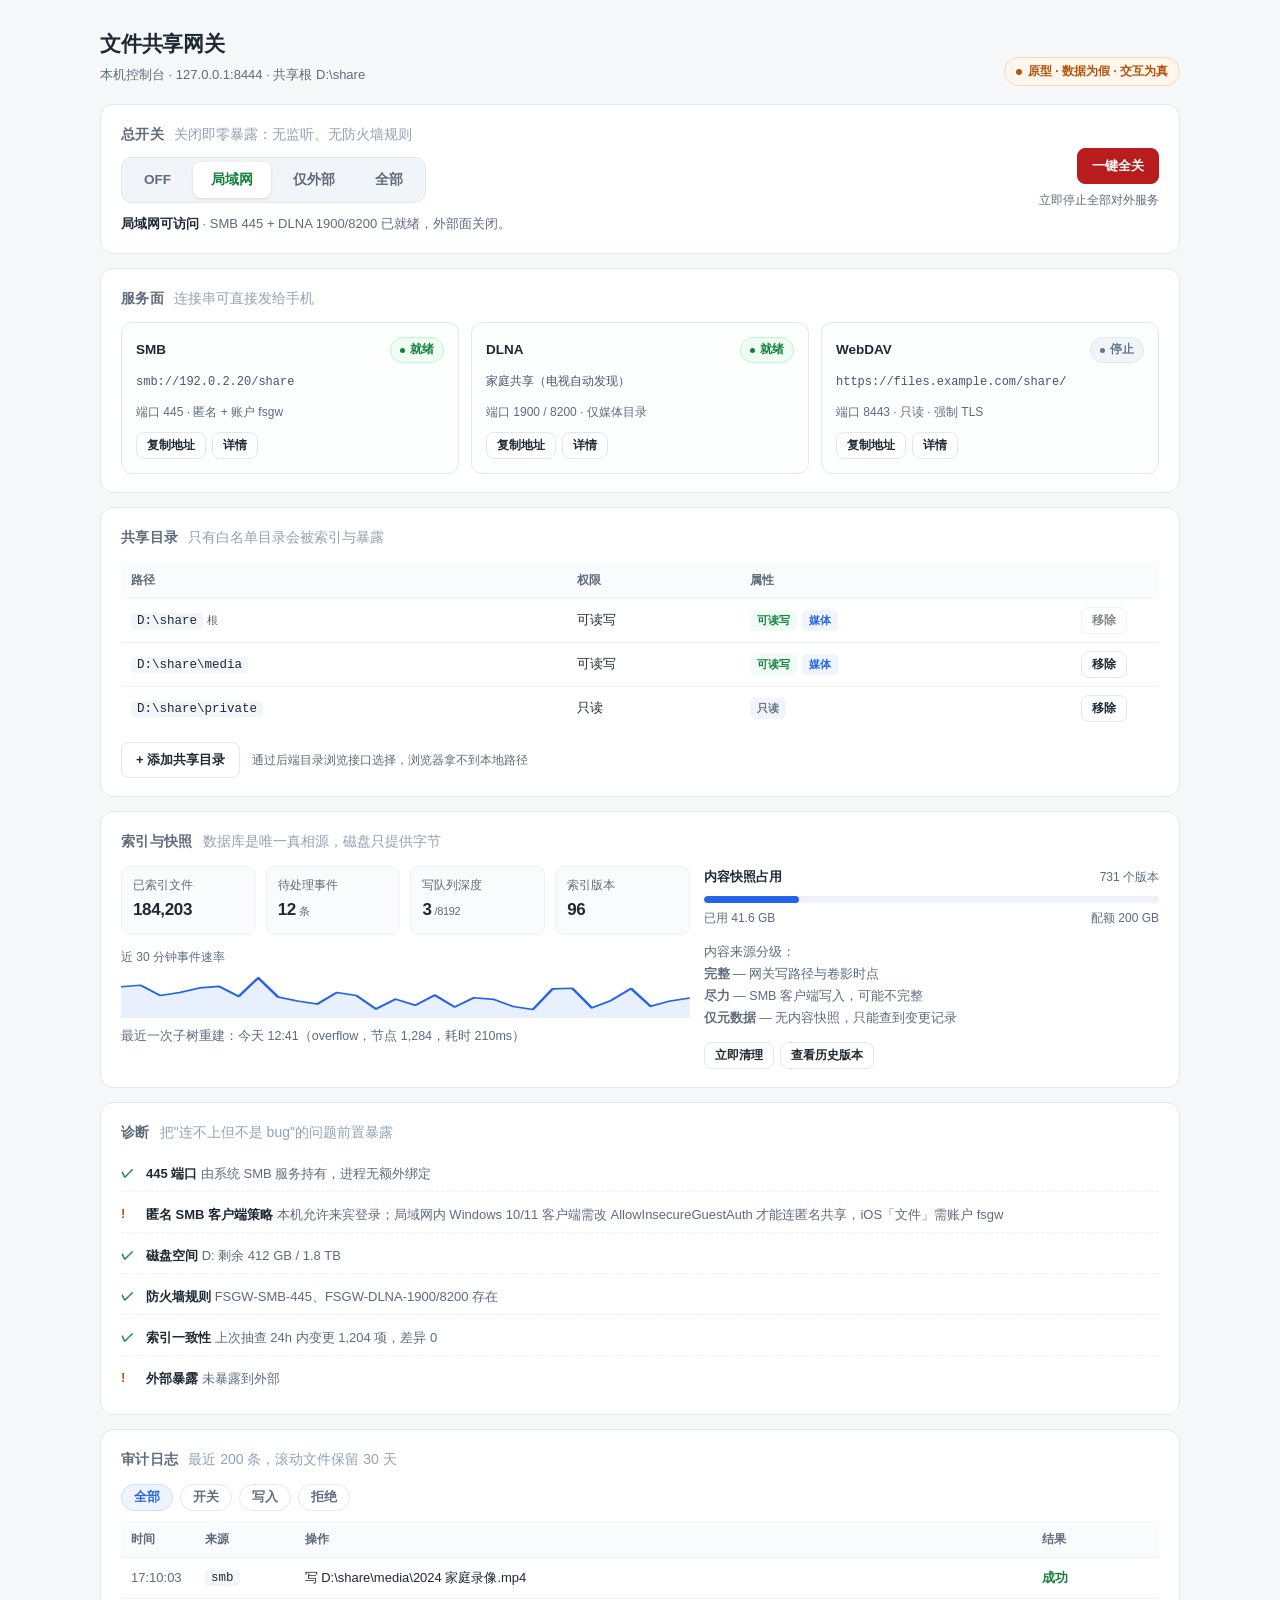
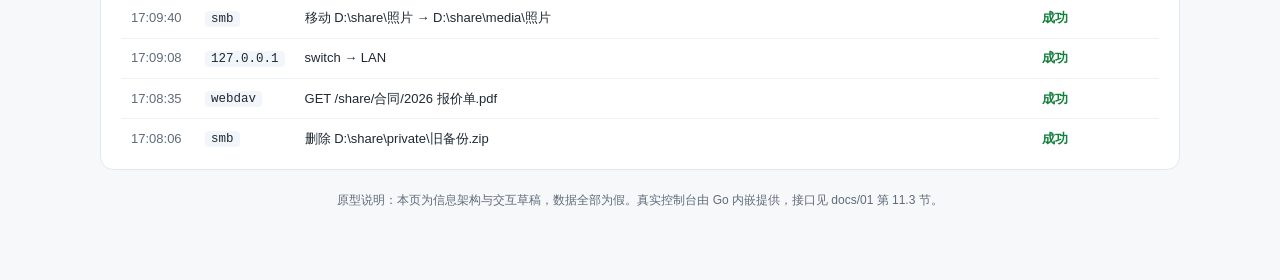
<file: docs/控制台原型.html>
<!DOCTYPE html>
<html lang="zh-CN">
<head>
<meta charset="UTF-8">
<meta name="viewport" content="width=device-width, initial-scale=1.0">
<title>文件共享网关 · 控制台原型</title>
<style>
  :root {
    --bg: #f7f8fa; --card: #ffffff; --text: #1f2933; --muted: #5f6b7a;
    --border: #e3e8ef; --accent: #2563eb; --accent-soft: #eff4ff;
    --warn: #b45309; --warn-soft: #fff7ed; --warn-line: #fed7aa;
    --ok: #15803d; --ok-soft: #f0fdf4; --ok-line: #bbf7d0;
    --danger: #b91c1c; --danger-soft: #fef2f2; --danger-line: #fecaca;
    --idle: #64748b; --idle-soft: #f1f5f9;
  }
  * { box-sizing: border-box; }
  body {
    margin: 0; background: var(--bg); color: var(--text); font-size: 14px; line-height: 1.7;
    font-family: -apple-system, BlinkMacSystemFont, "Segoe UI", "PingFang SC",
      "Hiragino Sans GB", "Microsoft YaHei", "Noto Sans CJK SC", sans-serif;
  }
  .wrap { max-width: 1120px; margin: 0 auto; padding: 26px 20px 70px; }

  header.top { display: flex; align-items: flex-end; justify-content: space-between; gap: 16px; flex-wrap: wrap; margin-bottom: 18px; }
  header.top h1 { margin: 0; font-size: 21px; letter-spacing: -0.01em; }
  header.top .sub { color: var(--muted); font-size: 13px; margin-top: 2px; }
  .proto-tag {
    display: inline-flex; align-items: center; gap: 6px; background: var(--warn-soft);
    color: var(--warn); border: 1px solid var(--warn-line); border-radius: 999px;
    padding: 3px 11px; font-size: 12px; font-weight: 600;
  }
  .proto-tag i { width: 6px; height: 6px; border-radius: 50%; background: var(--warn); display: block; }

  .card { background: var(--card); border: 1px solid var(--border); border-radius: 13px; padding: 18px 20px; }
  .card + .card { margin-top: 14px; }
  .card h2 { margin: 0 0 12px; font-size: 14px; color: var(--muted); font-weight: 600; letter-spacing: 0.02em; }
  .card h2 .hint { font-weight: 400; text-transform: none; letter-spacing: 0; color: #93a1b3; margin-left: 6px; }

  /* 总开关 */
  .switchbar { display: grid; grid-template-columns: 1fr auto; gap: 18px; align-items: center; }
  .seg { display: inline-flex; background: #f1f4f9; border: 1px solid var(--border); border-radius: 11px; padding: 4px; gap: 4px; }
  .seg button {
    appearance: none; border: 0; background: transparent; cursor: pointer;
    padding: 9px 18px; border-radius: 8px; font-size: 13.5px; font-weight: 600;
    color: var(--muted); font-family: inherit; transition: all .15s;
  }
  .seg button:hover { color: var(--text); background: #e8edf6; }
  .seg button.on { background: var(--card); color: var(--text); box-shadow: 0 1px 3px rgba(16,24,40,.12); }
  .seg button.on[data-s="LAN"] { color: var(--ok); }
  .seg button.on[data-s="WAN"] { color: var(--warn); }
  .seg button.on[data-s="ALL"] { color: var(--accent); }
  .seg button.on[data-s="OFF"] { color: var(--idle); }

  .state-line { margin-top: 10px; font-size: 13px; color: var(--muted); min-height: 22px; }
  .state-line b { color: var(--text); }
  .state-line .warn { color: var(--warn); font-weight: 600; }
  .confirm-strip {
    margin-top: 10px; display: none; align-items: center; gap: 12px;
    background: var(--warn-soft); border: 1px solid var(--warn-line);
    border-radius: 9px; padding: 10px 13px; font-size: 13px; color: #7c3a06;
  }
  .confirm-strip.show { display: flex; }
  .confirm-strip .grow { flex: 1; }

  button.btn {
    appearance: none; font-family: inherit; cursor: pointer; border-radius: 8px;
    border: 1px solid var(--border); background: var(--card); color: var(--text);
    padding: 8px 14px; font-size: 13px; font-weight: 600; transition: all .15s;
  }
  button.btn:hover { background: #f5f8fc; border-color: #cfd8e5; }
  button.btn.primary { background: var(--accent); border-color: var(--accent); color: #fff; }
  button.btn.primary:hover { background: #1d4ed8; }
  button.btn.danger { background: var(--danger); border-color: var(--danger); color: #fff; }
  button.btn.danger:hover { background: #991b1b; }
  button.btn.ghost { background: transparent; }
  button.btn.mini { padding: 4px 10px; font-size: 12px; }
  button.btn:disabled { opacity: .55; cursor: not-allowed; }

  /* 服务面 */
  .grid3 { display: grid; grid-template-columns: repeat(3, minmax(0, 1fr)); gap: 12px; }
  .svc { border: 1px solid var(--border); border-radius: 11px; padding: 14px; background: #fdfefe; }
  .svc .row1 { display: flex; align-items: center; justify-content: space-between; gap: 8px; }
  .svc .name { font-weight: 700; font-size: 13.5px; }
  .pill { display: inline-flex; align-items: center; gap: 5px; border-radius: 999px; padding: 2px 9px; font-size: 11.5px; font-weight: 700; }
  .pill i { width: 5px; height: 5px; border-radius: 50%; display: block; }
  .pill.ok { background: var(--ok-soft); color: var(--ok); border: 1px solid var(--ok-line); }
  .pill.ok i { background: var(--ok); }
  .pill.off { background: var(--idle-soft); color: var(--idle); border: 1px solid var(--border); }
  .pill.off i { background: var(--idle); }
  .pill.warn { background: var(--warn-soft); color: var(--warn); border: 1px solid var(--warn-line); }
  .pill.warn i { background: var(--warn); }
  .svc .addr { font-family: "SFMono-Regular", Consolas, monospace; font-size: 12px; color: #475569; margin: 9px 0 10px; word-break: break-all; }
  .svc .ops { display: flex; gap: 6px; }

  /* 共享目录 */
  table { width: 100%; border-collapse: collapse; font-size: 13px; }
  th, td { text-align: left; padding: 8px 10px; border-bottom: 1px solid #eef1f6; vertical-align: middle; }
  th { color: var(--muted); font-weight: 600; font-size: 12px; background: #fafbfd; }
  tr:last-child td { border-bottom: 0; }
  code.mono { font-family: "SFMono-Regular", Consolas, monospace; font-size: 12.5px; background: #f2f5f9; padding: 1px 6px; border-radius: 4px; }
  .tag { display: inline-block; font-size: 11px; font-weight: 700; border-radius: 5px; padding: 1px 7px; margin-right: 5px; }
  .tag.rw { background: var(--ok-soft); color: var(--ok); }
  .tag.ro { background: var(--idle-soft); color: var(--idle); }
  .tag.media { background: var(--accent-soft); color: var(--accent); }

  /* 索引 / 快照 */
  .grid2 { display: grid; grid-template-columns: 1.25fr 1fr; gap: 14px; }
  .kpis { display: grid; grid-template-columns: repeat(4, minmax(0,1fr)); gap: 10px; margin-bottom: 12px; }
  .kpi { background: #fafbfd; border: 1px solid #eef1f6; border-radius: 9px; padding: 9px 11px; }
  .kpi .k { font-size: 11.5px; color: var(--muted); }
  .kpi .v { font-size: 17px; font-weight: 700; letter-spacing: -0.02em; margin-top: 1px; }
  .kpi .v small { font-size: 11px; font-weight: 500; color: var(--muted); margin-left: 3px; }
  .spark { display: block; width: 100%; height: 46px; }
  .bar { height: 7px; border-radius: 999px; background: #eef1f6; overflow: hidden; margin: 8px 0 5px; }
  .bar > span { display: block; height: 100%; border-radius: 999px; background: var(--accent); }
  .bar.tight > span { background: var(--warn); }
  .barline { display: flex; justify-content: space-between; font-size: 12px; color: var(--muted); }

  /* 诊断 */
  .diag { display: grid; gap: 6px; }
  .diag .item { display: flex; gap: 9px; align-items: flex-start; font-size: 13px; padding: 6px 0; border-bottom: 1px dashed #eef1f6; }
  .diag .item:last-child { border-bottom: 0; }
  .diag .ico { flex: 0 0 16px; font-weight: 700; line-height: 1.5; }
  .diag .ico.ok { color: var(--ok); }
  .diag .ico.warn { color: var(--warn); }
  .diag .ico.bad { color: var(--danger); }
  .diag .t { color: var(--muted); }

  /* 审计 */
  .chips { display: flex; gap: 7px; margin-bottom: 10px; flex-wrap: wrap; }
  .chip { appearance: none; font-family: inherit; cursor: pointer; border: 1px solid var(--border); background: var(--card); color: var(--muted); border-radius: 999px; padding: 4px 12px; font-size: 12.5px; font-weight: 600; }
  .chip.on { background: var(--accent-soft); border-color: #cddffd; color: var(--accent); }
  .res-ok { color: var(--ok); font-weight: 600; }
  .res-deny { color: var(--danger); font-weight: 600; }
  .audit-scroll { max-height: 230px; overflow-y: auto; }

  footer.foot { margin-top: 20px; color: var(--muted); font-size: 12px; text-align: center; }
  .toast {
    position: fixed; left: 50%; transform: translateX(-50%) translateY(80px);
    bottom: 26px; background: #111827; color: #f9fafb; padding: 9px 16px; border-radius: 9px;
    font-size: 12.5px; opacity: 0; transition: all .22s; pointer-events: none; z-index: 20;
  }
  .toast.show { opacity: 1; transform: translateX(-50%) translateY(0); }

  @media (max-width: 900px) {
    .grid3 { grid-template-columns: 1fr; }
    .grid2 { grid-template-columns: 1fr; }
    .kpis { grid-template-columns: repeat(2, minmax(0,1fr)); }
    .switchbar { grid-template-columns: 1fr; }
  }
</style>
</head>
<body>
<div class="wrap">

  <header class="top">
    <div>
      <h1>文件共享网关</h1>
      <div class="sub">本机控制台 · 127.0.0.1:8444 · 共享根 D:\share</div>
    </div>
    <span class="proto-tag"><i></i>原型 · 数据为假 · 交互为真</span>
  </header>

  <!-- 总开关 -->
  <section class="card">
    <div class="switchbar">
      <div>
        <h2 style="margin-bottom:10px">总开关 <span class="hint">关闭即零暴露：无监听、无防火墙规则</span></h2>
        <div class="seg" id="seg">
          <button data-s="OFF">OFF</button>
          <button data-s="LAN">局域网</button>
          <button data-s="WAN">仅外部</button>
          <button data-s="ALL">全部</button>
        </div>
        <div class="state-line" id="stateLine"></div>
        <div class="confirm-strip" id="confirmStrip">
          <span class="grow" id="confirmText"></span>
          <button class="btn mini" id="confirmCancel">取消</button>
          <button class="btn primary mini" id="confirmOk">确认开启</button>
        </div>
      </div>
      <div style="text-align:right">
        <button class="btn danger" id="btnAllOff">一键全关</button>
        <div style="font-size:12px;color:var(--muted);margin-top:6px">立即停止全部对外服务</div>
      </div>
    </div>
  </section>

  <!-- 服务面 -->
  <section class="card">
    <h2>服务面 <span class="hint">连接串可直接发给手机</span></h2>
    <div class="grid3" id="svcGrid"></div>
  </section>

  <!-- 共享目录 -->
  <section class="card">
    <h2>共享目录 <span class="hint">只有白名单目录会被索引与暴露</span></h2>
    <table>
      <thead><tr><th>路径</th><th>权限</th><th>属性</th><th style="width:88px"></th></tr></thead>
      <tbody id="shareRows"></tbody>
    </table>
    <div style="margin-top:12px">
      <button class="btn" id="btnAddShare">+ 添加共享目录</button>
      <span style="font-size:12px;color:var(--muted);margin-left:8px">通过后端目录浏览接口选择，浏览器拿不到本地路径</span>
    </div>
  </section>

  <!-- 索引与快照 -->
  <section class="card">
    <h2>索引与快照 <span class="hint">数据库是唯一真相源，磁盘只提供字节</span></h2>
    <div class="grid2">
      <div>
        <div class="kpis">
          <div class="kpi"><div class="k">已索引文件</div><div class="v" id="kFiles">—</div></div>
          <div class="kpi"><div class="k">待处理事件</div><div class="v" id="kPending">—</div></div>
          <div class="kpi"><div class="k">写队列深度</div><div class="v" id="kQueue">—</div></div>
          <div class="kpi"><div class="k">索引版本</div><div class="v" id="kVers">—</div></div>
        </div>
        <div style="font-size:12px;color:var(--muted);margin-bottom:4px">近 30 分钟事件速率</div>
        <svg class="spark" id="spark" viewBox="0 0 300 46" preserveAspectRatio="none"></svg>
        <div style="margin-top:8px;font-size:12.5px;color:var(--muted)" id="reconcileLine"></div>
      </div>
      <div>
        <div style="display:flex;justify-content:space-between;align-items:baseline;margin-bottom:2px">
          <b style="font-size:13px">内容快照占用</b>
          <span style="font-size:12px;color:var(--muted)" id="snapCount"></span>
        </div>
        <div class="bar" id="snapBar"><span style="width:0%"></span></div>
        <div class="barline"><span id="snapUsed"></span><span id="snapQuota"></span></div>
        <div style="margin-top:14px;font-size:12.5px;color:var(--muted);line-height:1.75" id="snapNote"></div>
        <div style="margin-top:12px;display:flex;gap:6px">
          <button class="btn mini" id="btnGc">立即清理</button>
          <button class="btn mini ghost" id="btnVersions">查看历史版本</button>
        </div>
      </div>
    </div>
  </section>

  <!-- 诊断 -->
  <section class="card">
    <h2>诊断 <span class="hint">把"连不上但不是 bug"的问题前置暴露</span></h2>
    <div class="diag" id="diagList"></div>
  </section>

  <!-- 审计 -->
  <section class="card">
    <h2>审计日志 <span class="hint">最近 200 条，滚动文件保留 30 天</span></h2>
    <div class="chips" id="chips">
      <button class="chip on" data-f="all">全部</button>
      <button class="chip" data-f="switch">开关</button>
      <button class="chip" data-f="write">写入</button>
      <button class="chip" data-f="deny">拒绝</button>
    </div>
    <div class="audit-scroll">
      <table>
        <thead><tr><th style="width:74px">时间</th><th style="width:92px">来源</th><th>操作</th><th>结果</th></tr></thead>
        <tbody id="auditRows"></tbody>
      </table>
    </div>
  </section>

  <footer class="foot">
    原型说明：本页为信息架构与交互草稿，数据全部为假。真实控制台由 Go 内嵌提供，接口见 docs/01 第 11.3 节。
  </footer>
</div>

<div class="toast" id="toast"></div>

<script>
(function () {
  "use strict";

  var STATE = {
    applied: "LAN",
    desired: "LAN",
    busy: false,
    shares: [
      { path: "D:\\share", rw: true, media: true, root: true },
      { path: "D:\\share\\media", rw: true, media: true, root: false },
      { path: "D:\\share\\private", rw: false, media: false, root: false }
    ],
    index: { files: 184203, pending: 12, queue: 3, versions: 96 },
    snapshot: { used: 41.6, quota: 200, count: 731 },
    audit: [],
    filter: "all"
  };

  var STATE_TEXT = {
    OFF: ["全部服务已停止", "无监听端口、无防火墙规则。索引仍在后台维护。"],
    LAN: ["局域网可访问", "SMB 445 + DLNA 1900/8200 已就绪，外部面关闭。"],
    WAN: ["仅外部可访问", "WebDAV 8443 已就绪，局域网面关闭。"],
    ALL: ["全部面已开启", "局域网与外部同时暴露，请确认外部口令已设置。"]
  };

  function $(id) { return document.getElementById(id); }

  function toast(msg) {
    var t = $("toast");
    t.textContent = msg;
    t.classList.add("show");
    clearTimeout(t._h);
    t._h = setTimeout(function () { t.classList.remove("show"); }, 1700);
  }

  function fmt(n) { return n.toLocaleString("zh-CN"); }

  /* ---------------- 总开关 ---------------- */
  function isUnsafe(target) {
    return (target === "WAN" || target === "ALL") && STATE.applied === "OFF";
  }

  function renderSwitch() {
    var seg = $("seg");
    Array.prototype.forEach.call(seg.children, function (b) {
      b.classList.toggle("on", b.dataset.s === STATE.applied);
    });
    var t = STATE_TEXT[STATE.applied];
    $("stateLine").innerHTML = "<b>" + t[0] + "</b> · " + t[1];
    renderServices();
    renderDiag();
  }

  function applyState(target) {
    if (STATE.busy || target === STATE.applied) { return; }
    STATE.busy = true;
    var line = $("stateLine");
    line.innerHTML = '<span class="warn">正在切换：</span> 创建防火墙规则 → 启动监听 → 自检…';
    setTimeout(function () {
      STATE.applied = target;
      STATE.desired = target;
      STATE.busy = false;
      renderSwitch();
      pushAudit("127.0.0.1", "switch → " + target, "ok", "switch");
      toast("已切换为 " + target);
    }, 720);
  }

  $("seg").addEventListener("click", function (e) {
    var b = e.target.closest("button");
    if (!b) { return; }
    var target = b.dataset.s;
    if (target === STATE.applied) { return; }
    if (isUnsafe(target)) {
      $("confirmText").innerHTML = "即将开启 <b>" + target + "</b>，外部网络将可以访问本机共享。确认？";
      $("confirmStrip").classList.add("show");
      $("confirmStrip").dataset.target = target;
      return;
    }
    $("confirmStrip").classList.remove("show");
    applyState(target);
  });

  $("confirmCancel").addEventListener("click", function () {
    $("confirmStrip").classList.remove("show");
  });

  $("confirmOk").addEventListener("click", function () {
    var t = $("confirmStrip").dataset.target;
    $("confirmStrip").classList.remove("show");
    applyState(t);
  });

  $("btnAllOff").addEventListener("click", function () {
    if (STATE.applied === "OFF") { toast("已经是关闭状态"); return; }
    applyState("OFF");
  });

  /* ---------------- 服务面 ---------------- */
  var SERVICES = [
    { key: "smb", name: "SMB", port: "445", on: { LAN: 1, ALL: 1 }, addr: "smb://192.0.2.20/share", note: "匿名 + 账户 fsgw" },
    { key: "dlna", name: "DLNA", port: "1900 / 8200", on: { LAN: 1, ALL: 1 }, addr: "家庭共享（电视自动发现）", note: "仅媒体目录" },
    { key: "webdav", name: "WebDAV", port: "8443", on: { WAN: 1, ALL: 1 }, addr: "https://files.example.com/share/", note: "只读 · 强制 TLS" }
  ];

  function renderServices() {
    $("svcGrid").innerHTML = SERVICES.map(function (s) {
      var up = !!s.on[STATE.applied];
      var pill = up ? '<span class="pill ok"><i></i>就绪</span>' : '<span class="pill off"><i></i>停止</span>';
      return '<div class="svc">' +
        '<div class="row1"><span class="name">' + s.name + '</span>' + pill + '</div>' +
        '<div class="addr">' + s.addr + '</div>' +
        '<div style="font-size:12px;color:var(--muted);margin-bottom:9px">端口 ' + s.port + ' · ' + s.note + '</div>' +
        '<div class="ops">' +
          '<button class="btn mini" data-copy="' + s.addr + '">复制地址</button>' +
          '<button class="btn mini ghost" data-svc="' + s.key + '">详情</button>' +
        '</div>' +
      '</div>';
    }).join("");
  }

  document.addEventListener("click", function (e) {
    var copyBtn = e.target.closest("[data-copy]");
    if (copyBtn) {
      var txt = copyBtn.dataset.copy;
      if (navigator.clipboard) {
        navigator.clipboard.writeText(txt).then(function () { toast("已复制：" + txt); }, function () { toast(txt); });
      } else { toast(txt); }
    }
    var svcBtn = e.target.closest("[data-svc]");
    if (svcBtn) { toast("真实版本会展开该面最近 20 条连接记录"); }
  });

  /* ---------------- 共享目录 ---------------- */
  function renderShares() {
    $("shareRows").innerHTML = STATE.shares.map(function (s, i) {
      var tags = '<span class="tag ' + (s.rw ? "rw" : "ro") + '">' + (s.rw ? "可读写" : "只读") + '</span>';
      if (s.media) { tags += '<span class="tag media">媒体</span>'; }
      return '<tr>' +
        '<td><code class="mono">' + s.path + '</code>' + (s.root ? ' <span style="font-size:11px;color:var(--muted)">根</span>' : '') + '</td>' +
        '<td>' + (s.rw ? "可读写" : "只读") + '</td>' +
        '<td>' + tags + '</td>' +
        '<td><button class="btn mini ghost" data-del="' + i + '"' + (s.root ? ' disabled' : '') + '>移除</button></td>' +
      '</tr>';
    }).join("");
  }

  $("shareRows").addEventListener("click", function (e) {
    var b = e.target.closest("[data-del]");
    if (!b) { return; }
    var i = Number(b.dataset.del);
    var s = STATE.shares[i];
    if (!confirm("移除共享目录 " + s.path + "？仅停止暴露，磁盘文件不受影响。")) { return; }
    STATE.shares.splice(i, 1);
    renderShares();
    pushAudit("127.0.0.1", "share remove " + s.path, "ok", "switch");
    toast("已移除 " + s.path);
  });

  $("btnAddShare").addEventListener("click", function () {
    toast("真实版本会打开后端目录浏览面板（只列目录，不列文件）");
  });

  /* ---------------- 索引 ---------------- */
  function renderIndex() {
    $("kFiles").textContent = fmt(STATE.index.files);
    $("kPending").innerHTML = STATE.index.pending + "<small>条</small>";
    $("kQueue").innerHTML = STATE.index.queue + "<small>/8192</small>";
    $("kVers").textContent = fmt(STATE.index.versions);

    var pts = [], n = 30, seed = 7;
    for (var i = 0; i < n; i++) {
      seed = (seed * 9301 + 49297) % 233280;
      var v = 6 + (seed / 233280) * 26 + (i < 8 ? 14 : 0);
      pts.push(v);
    }
    var max = Math.max.apply(null, pts) + 2;
    var d = pts.map(function (v, i) {
      var x = (i / (n - 1)) * 300;
      var y = 44 - (v / max) * 40;
      return (i ? "L" : "M") + x.toFixed(1) + " " + y.toFixed(1);
    }).join(" ");
    $("spark").innerHTML =
      '<path d="' + d + ' L300 46 L0 46 Z" fill="rgba(37,99,235,.10)"/>' +
      '<path d="' + d + '" fill="none" stroke="#2563eb" stroke-width="1.6" stroke-linejoin="round"/>';

    $("reconcileLine").textContent = "最近一次子树重建：今天 12:41（overflow，节点 1,284，耗时 210ms）";
  }

  function renderSnapshot() {
    var pct = Math.min(100, (STATE.snapshot.used / STATE.snapshot.quota) * 100);
    $("snapBar").querySelector("span").style.width = pct.toFixed(1) + "%";
    $("snapBar").classList.toggle("tight", pct > 80);
    $("snapUsed").textContent = "已用 " + STATE.snapshot.used.toFixed(1) + " GB";
    $("snapQuota").textContent = "配额 " + STATE.snapshot.quota + " GB";
    $("snapCount").textContent = fmt(STATE.snapshot.count) + " 个版本";
    $("snapNote").innerHTML =
      "内容来源分级：<br>" +
      "<b>完整</b> — 网关写路径与卷影时点<br>" +
      "<b>尽力</b> — SMB 客户端写入，可能不完整<br>" +
      "<b>仅元数据</b> — 无内容快照，只能查到变更记录";
  }

  $("btnGc").addEventListener("click", function () {
    toast("清理按配额与时间梯度执行，最新版本与 pinned 快照永不清理");
  });
  $("btnVersions").addEventListener("click", function () {
    toast("真实版本跳转 /versions 只读视图");
  });

  /* ---------------- 诊断 ---------------- */
  function renderDiag() {
    var lan = STATE.applied === "LAN" || STATE.applied === "ALL";
    var items = [
      { lv: "ok", t: "445 端口", d: lan ? "由系统 SMB 服务持有，进程无额外绑定" : "未监听" },
      { lv: "warn", t: "匿名 SMB 客户端策略", d: "本机允许来宾登录；局域网内 Windows 10/11 客户端需改 AllowInsecureGuestAuth 才能连匿名共享，iOS「文件」需账户 fsgw" },
      { lv: "ok", t: "磁盘空间", d: "D: 剩余 412 GB / 1.8 TB" },
      { lv: "ok", t: "防火墙规则", d: lan ? "FSGW-SMB-445、FSGW-DLNA-1900/8200 存在" : "无 FSGW- 前缀规则" },
      { lv: "ok", t: "索引一致性", d: "上次抽查 24h 内变更 1,204 项，差异 0" },
      { lv: STATE.applied === "OFF" ? "ok" : "warn", t: "外部暴露", d: (STATE.applied === "WAN" || STATE.applied === "ALL") ? "WebDAV 已可被外部访问，确认反向代理与口令已就位" : "未暴露到外部" }
    ];
    $("diagList").innerHTML = items.map(function (it) {
      var mark = it.lv === "ok" ? "✓" : it.lv === "warn" ? "!" : "×";
      return '<div class="item"><span class="ico ' + it.lv + '">' + mark + '</span>' +
        '<span><b>' + it.t + '</b> <span class="t">' + it.d + '</span></span></div>';
    }).join("");
  }

  /* ---------------- 审计 ---------------- */
  function nowStr(offsetSec) {
    var d = new Date(Date.now() - (offsetSec || 0) * 1000);
    var p = function (x) { return String(x).padStart(2, "0"); };
    return p(d.getHours()) + ":" + p(d.getMinutes()) + ":" + p(d.getSeconds());
  }

  function seedAudit() {
    var rows = [
      ["smb", "写 D:\\share\\media\\2024 家庭录像.mp4", "ok", "write", 3],
      ["smb", "移动 D:\\share\\照片 → D:\\share\\media\\照片", "ok", "write", 26],
      ["127.0.0.1", "switch → LAN", "ok", "switch", 58],
      ["webdav", "GET /share/合同/2026 报价单.pdf", "ok", "write", 91],
      ["smb", "删除 D:\\share\\private\\旧备份.zip", "ok", "write", 120],
      ["webdav", "PUT /share/a.txt（方法未允许）", "deny", "deny", 148],
      ["smb", "路径穿越 D:\\share\\..\\Windows\\System32", "deny", "deny", 176],
      ["smb", "写 D:\\share\\文档\\周报.docx", "ok", "write", 203],
      ["127.0.0.1", "GET /api/fs/list?path=D:\\", "ok", "switch", 240],
      ["webdav", "认证失败（口令错误）", "deny", "deny", 275]
    ];
    STATE.audit = rows.map(function (r) {
      return { time: nowStr(r[4]), src: r[0], action: r[1], res: r[2], kind: r[3] };
    });
  }

  function pushAudit(src, action, res, kind) {
    STATE.audit.unshift({ time: nowStr(0), src: src, action: action, res: res, kind: kind });
    if (STATE.audit.length > 60) { STATE.audit.pop(); }
    renderAudit();
  }

  function renderAudit() {
    var rows = STATE.audit.filter(function (r) {
      if (STATE.filter === "all") { return true; }
      if (STATE.filter === "deny") { return r.res === "deny"; }
      return r.kind === STATE.filter;
    });
    $("auditRows").innerHTML = rows.length ? rows.map(function (r) {
      return '<tr>' +
        '<td style="color:var(--muted)">' + r.time + '</td>' +
        '<td><code class="mono">' + r.src + '</code></td>' +
        '<td>' + r.action + '</td>' +
        '<td class="' + (r.res === "ok" ? "res-ok" : "res-deny") + '">' + (r.res === "ok" ? "成功" : "拒绝") + '</td>' +
      '</tr>';
    }).join("") : '<tr><td colspan="4" style="color:var(--muted);text-align:center;padding:22px">该筛选下没有记录</td></tr>';
  }

  $("chips").addEventListener("click", function (e) {
    var b = e.target.closest(".chip");
    if (!b) { return; }
    STATE.filter = b.dataset.f;
    Array.prototype.forEach.call($("chips").children, function (c) { c.classList.toggle("on", c === b); });
    renderAudit();
  });

  /* ---------------- 启动 ---------------- */
  seedAudit();
  renderSwitch();
  renderShares();
  renderIndex();
  renderSnapshot();
  renderAudit();

  // 模拟 SSE 推送：数值轻微跳动，证明"不刷新页面也会更新"
  setInterval(function () {
    STATE.index.pending = Math.max(0, STATE.index.pending + (Math.random() > 0.5 ? 1 : -1));
    STATE.index.queue = Math.max(0, Math.min(9, STATE.index.queue + (Math.random() > 0.6 ? 1 : -1)));
    $("kPending").innerHTML = STATE.index.pending + "<small>条</small>";
    $("kQueue").innerHTML = STATE.index.queue + "<small>/8192</small>";
  }, 2600);
})();
</script>
</body>
</html>
</file>
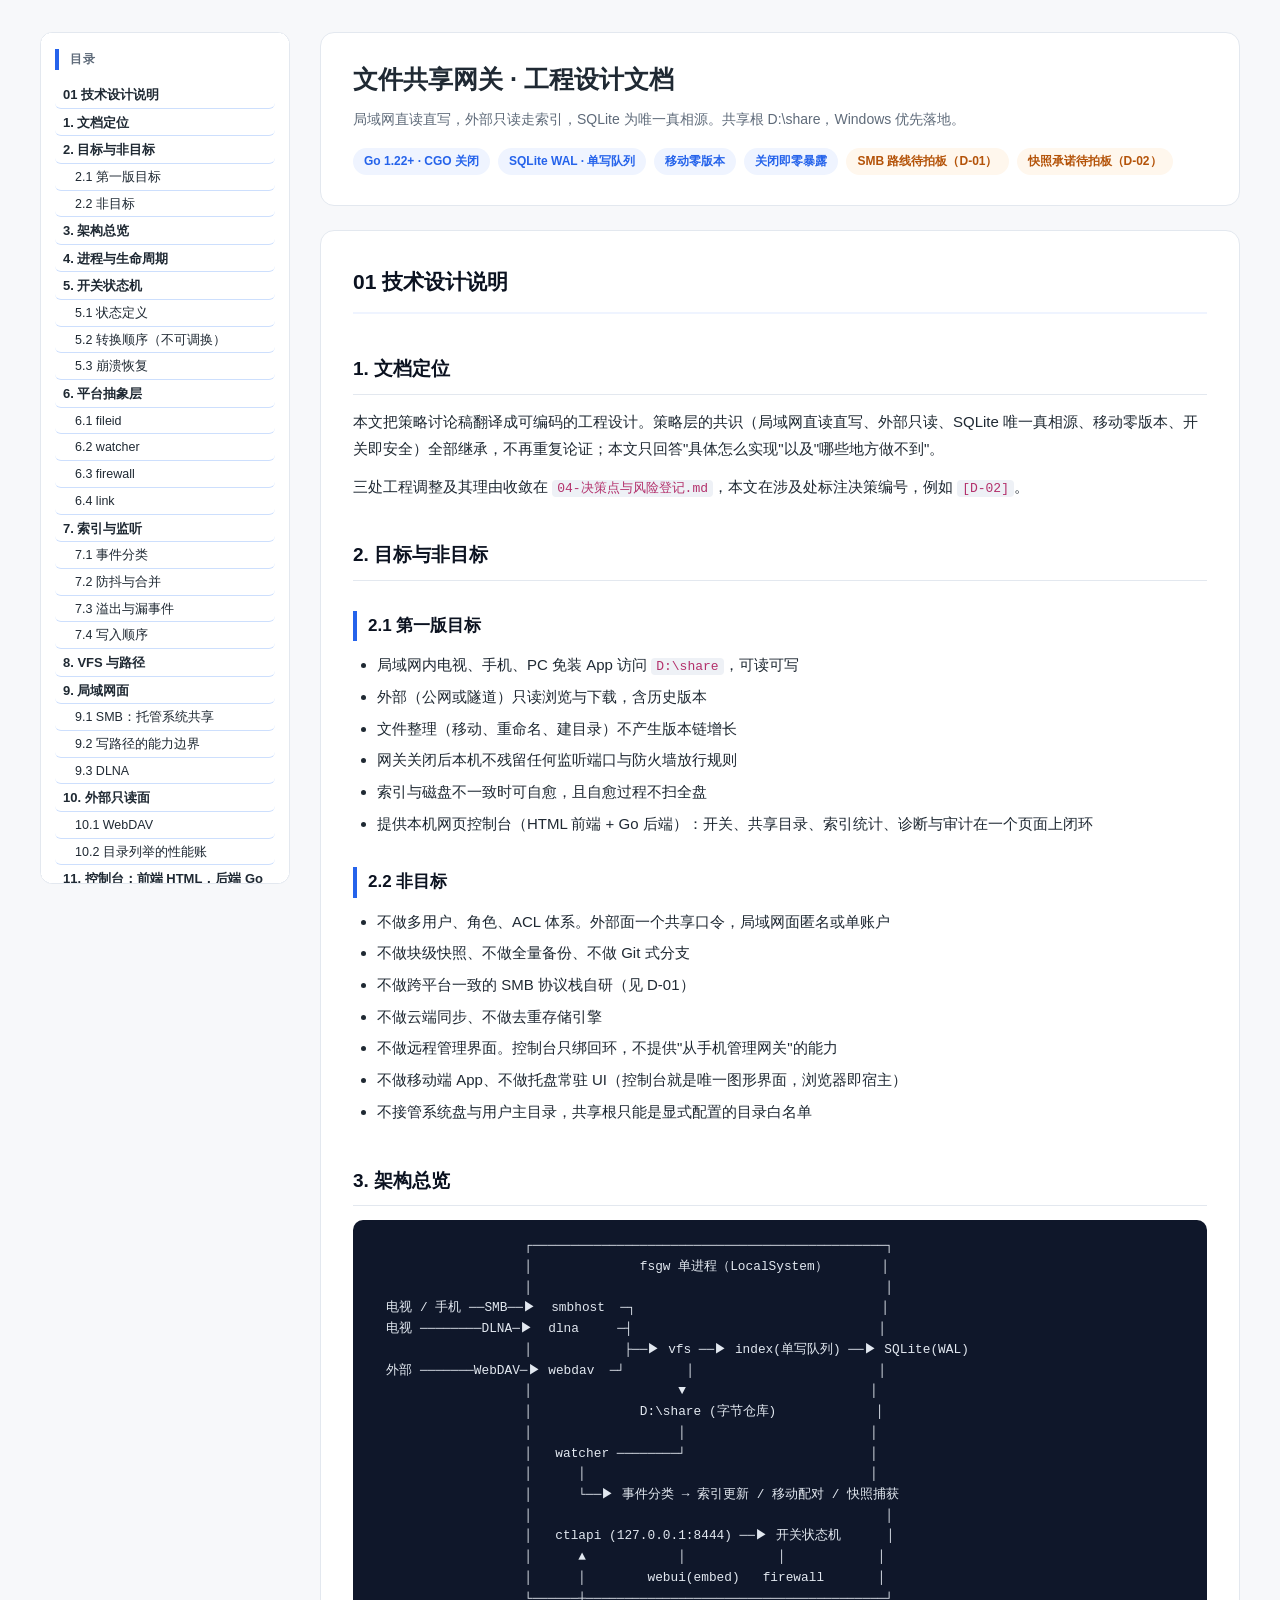
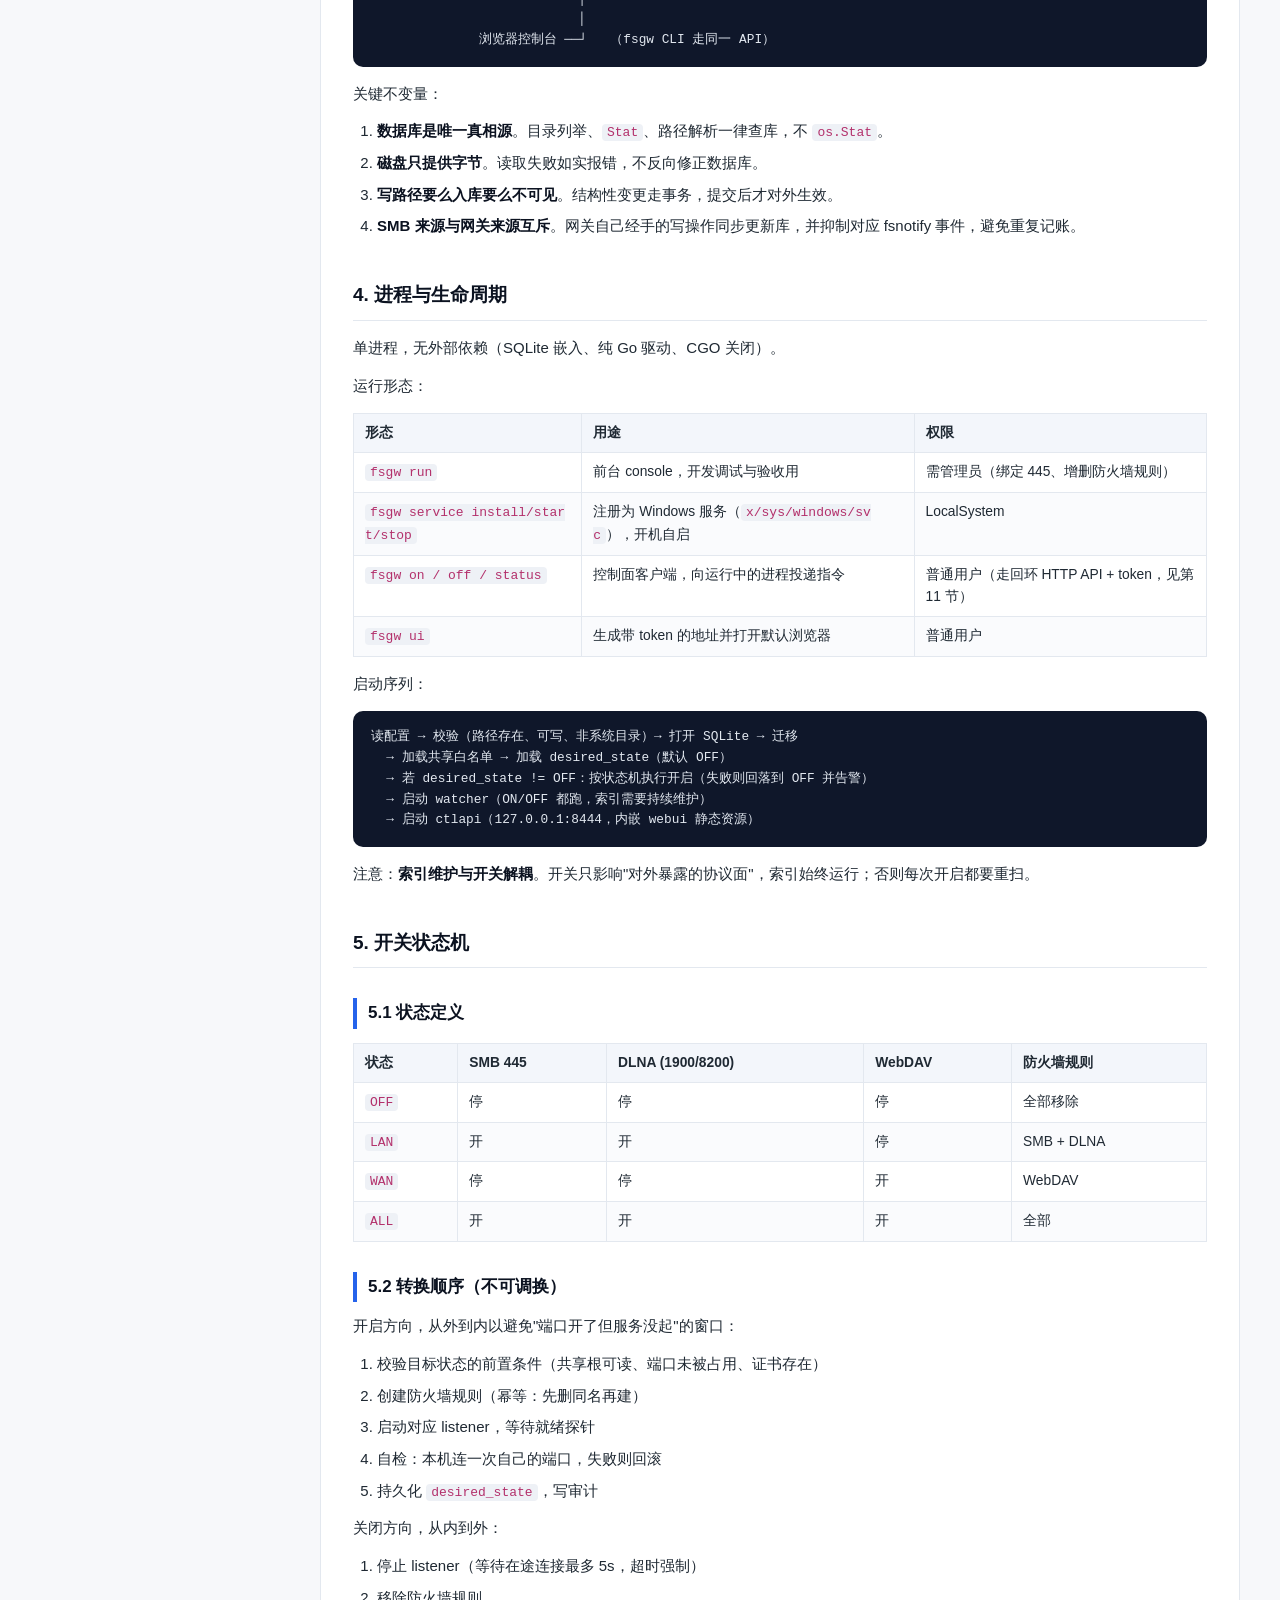
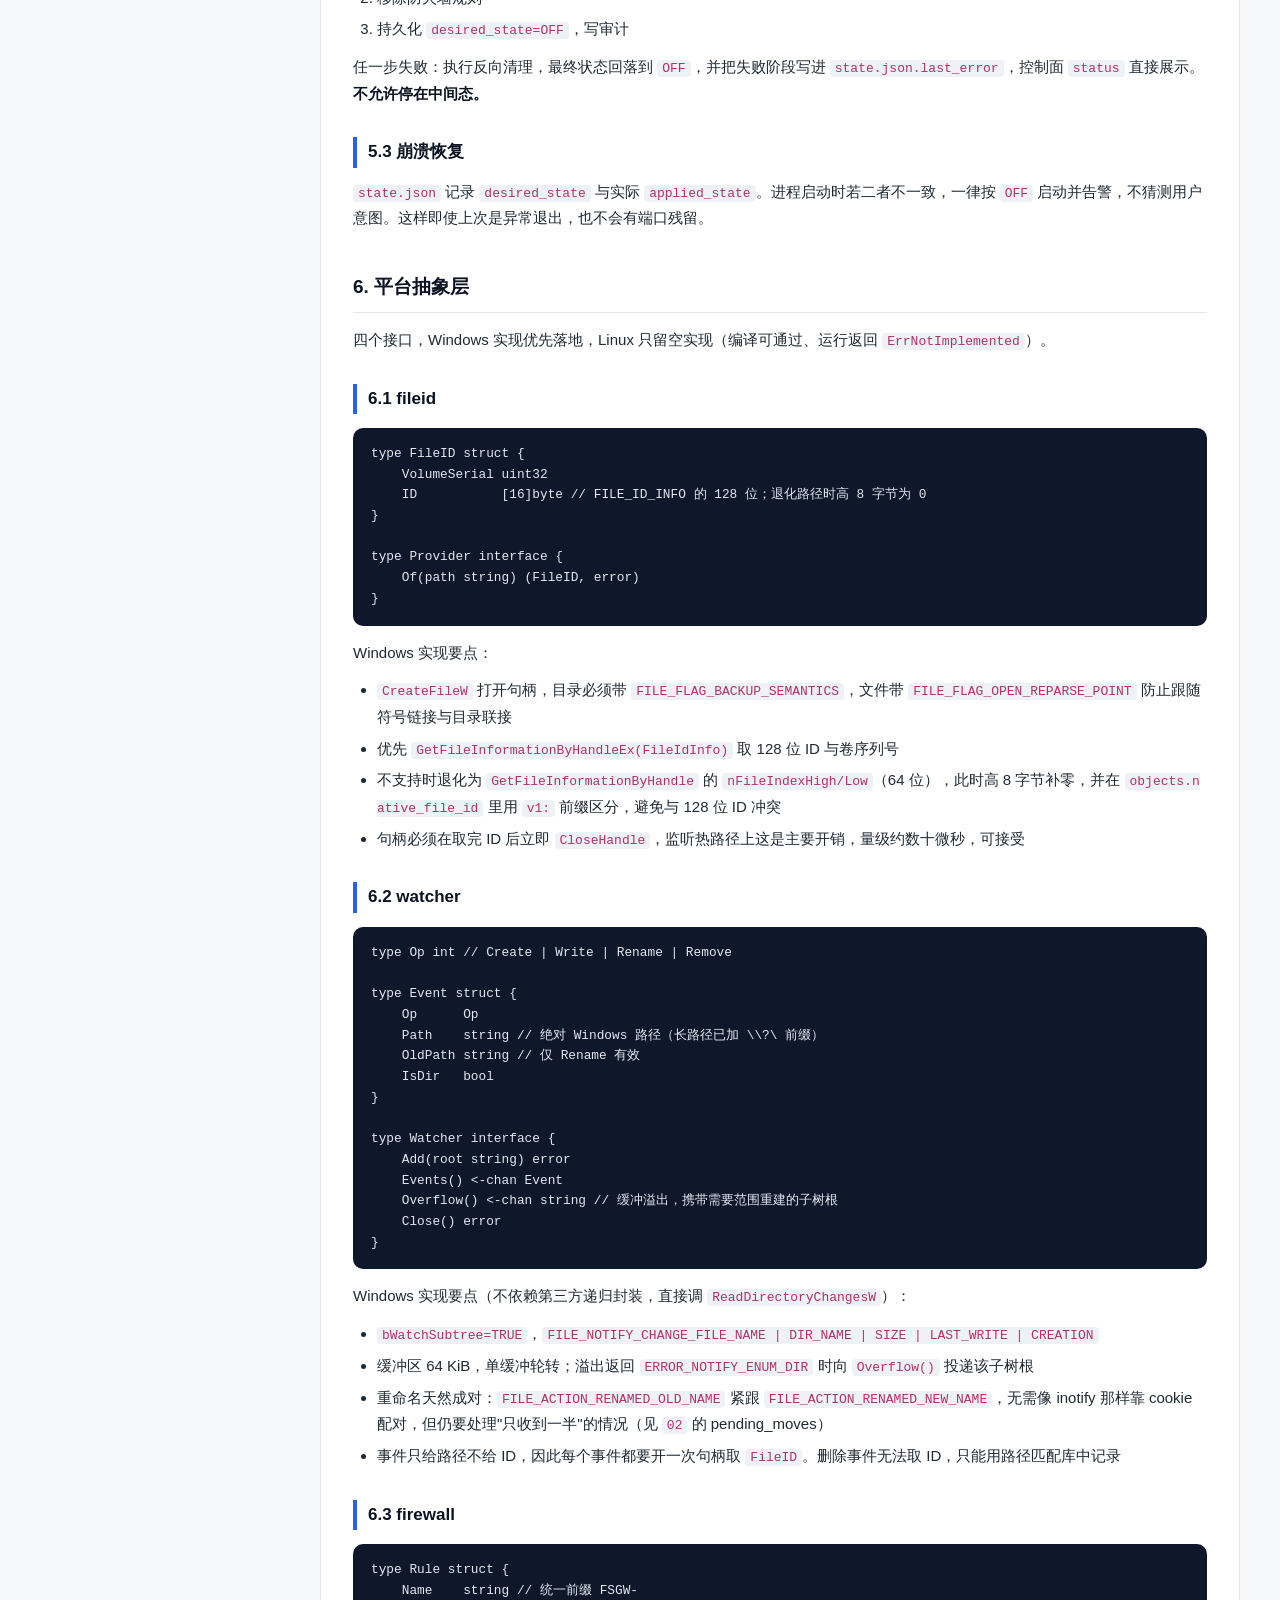
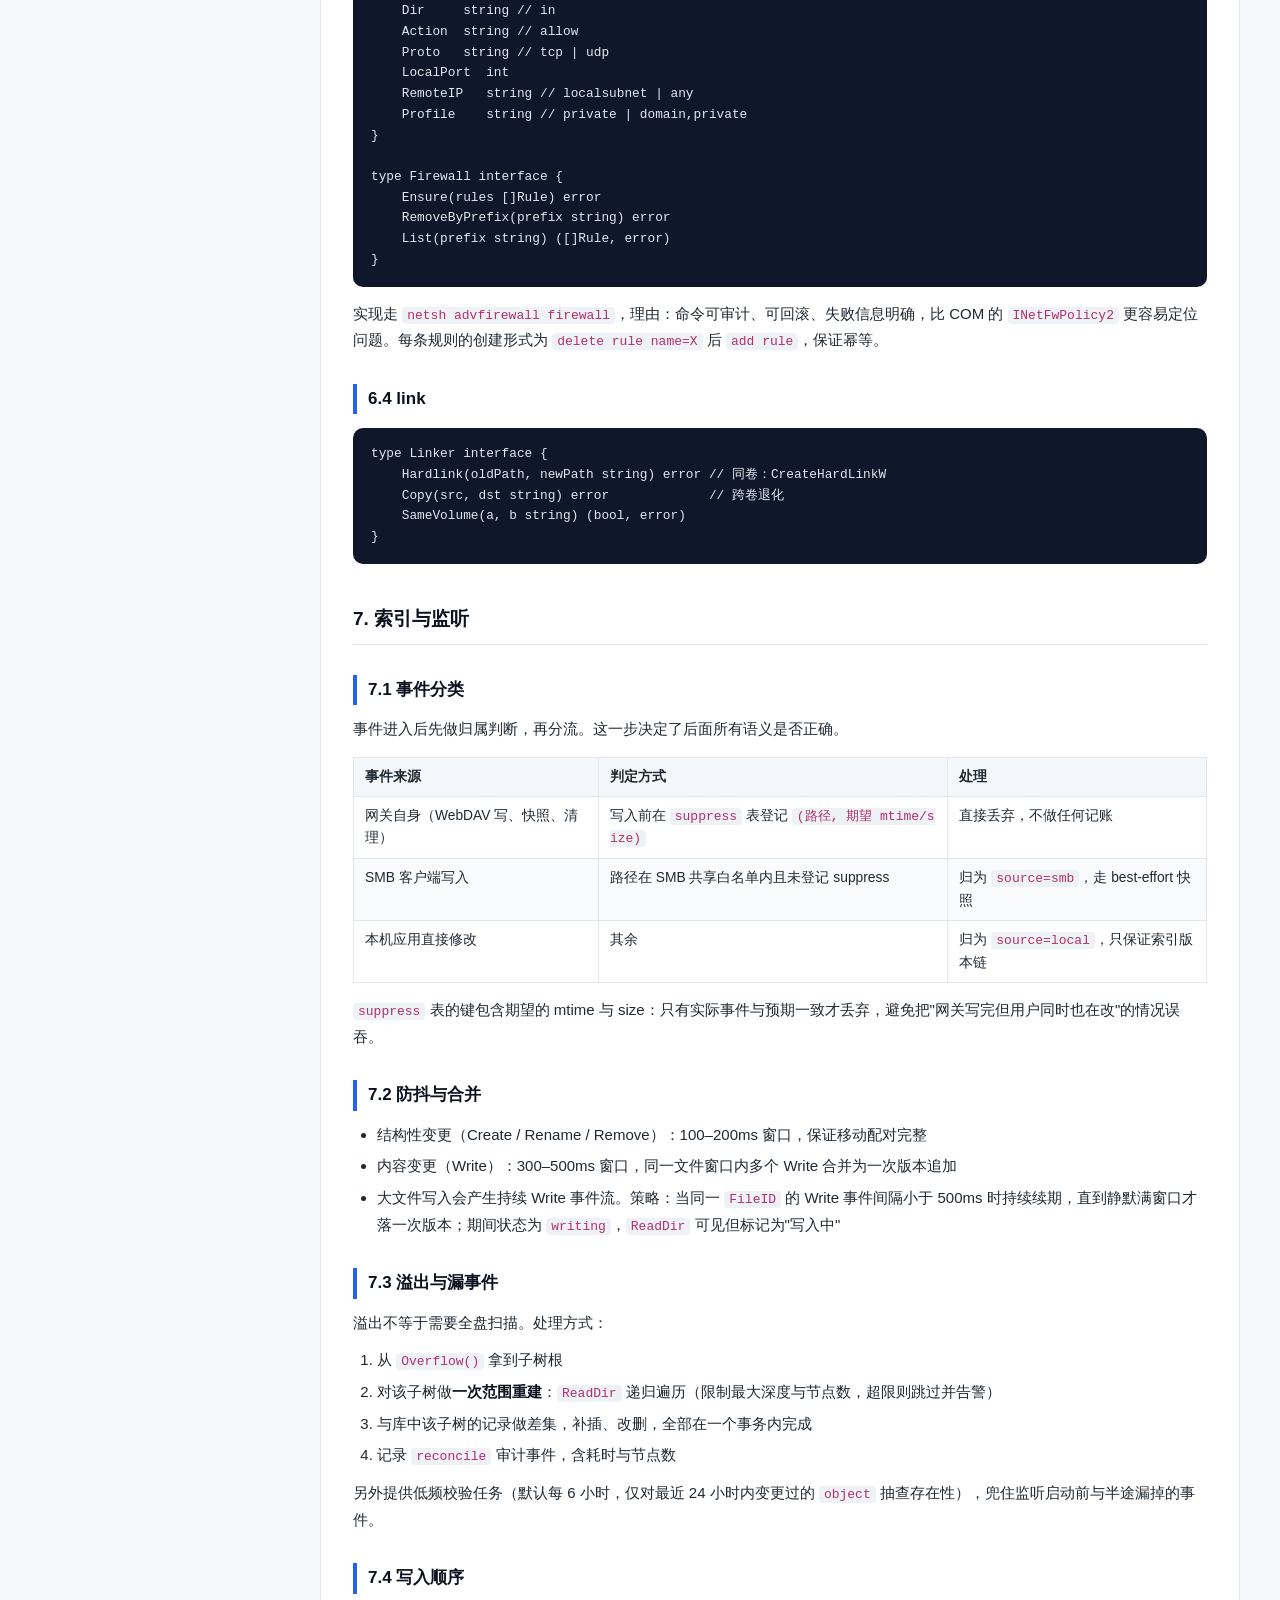
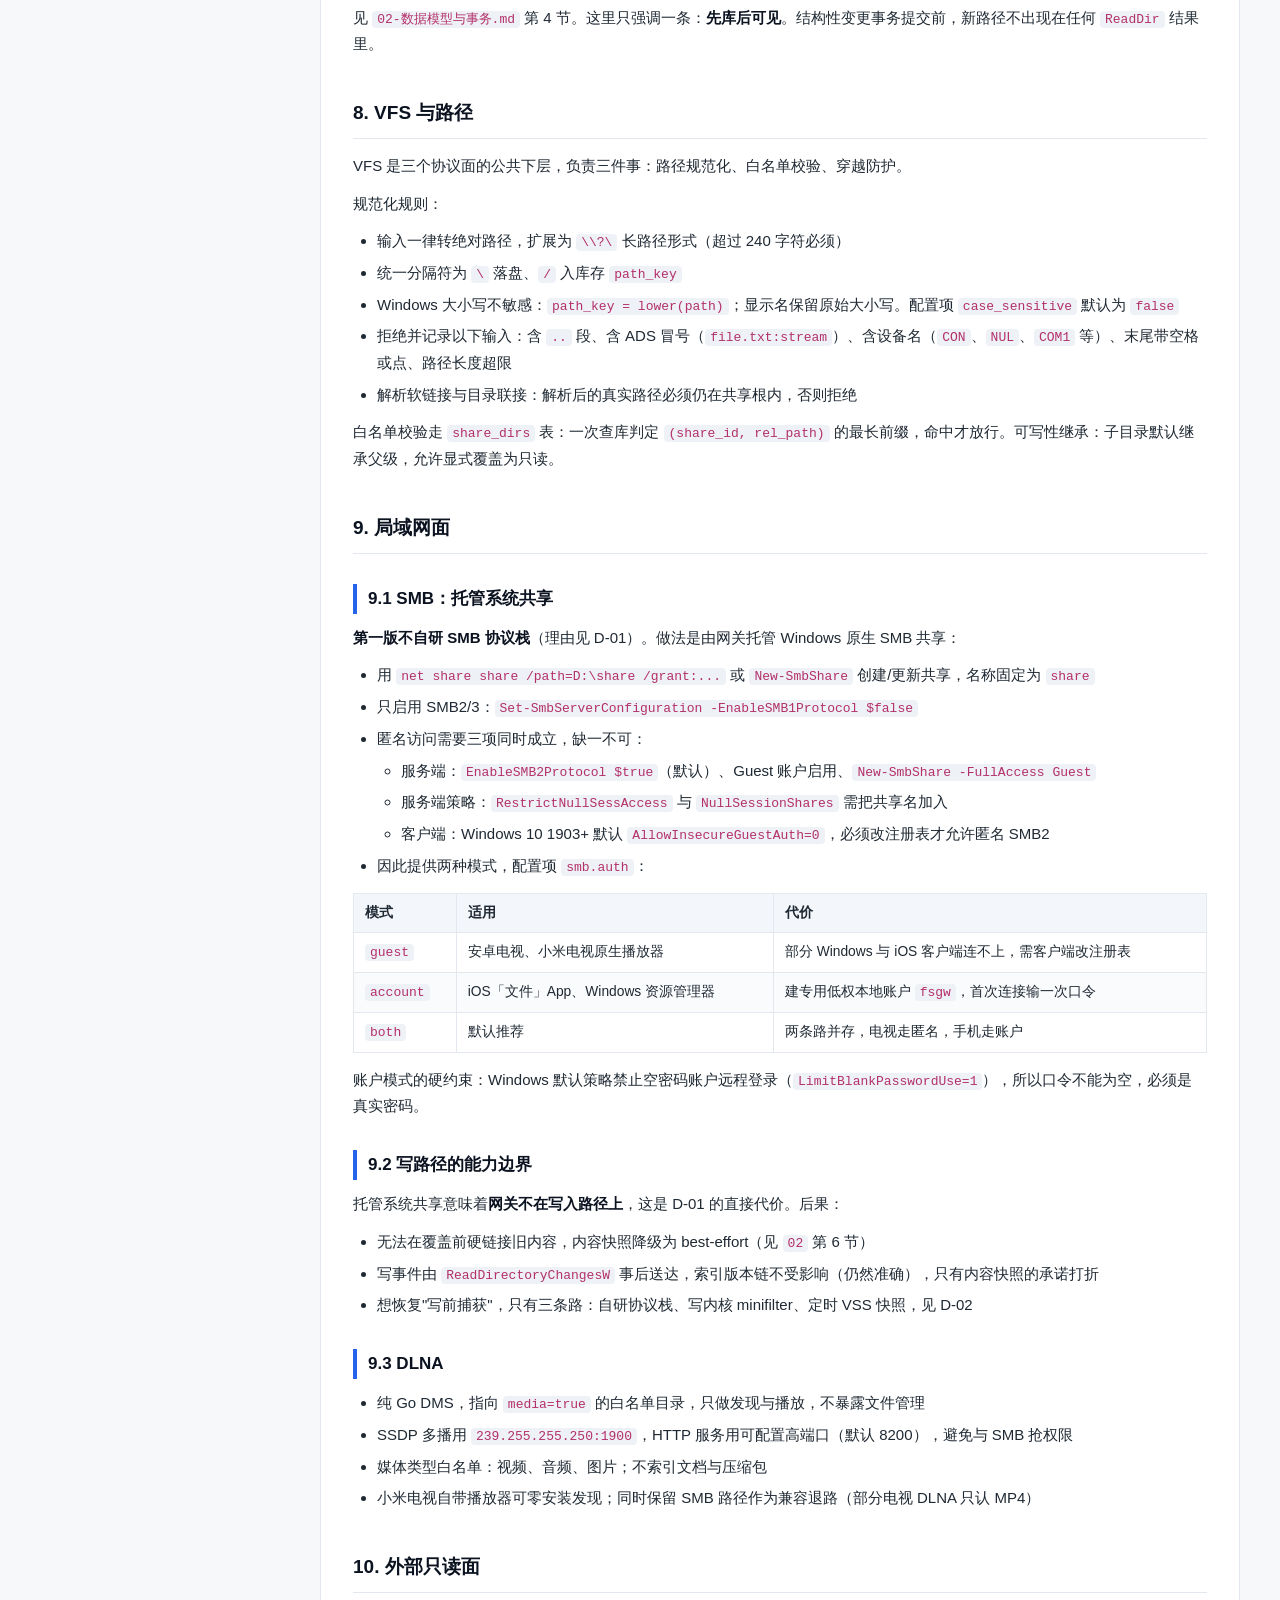
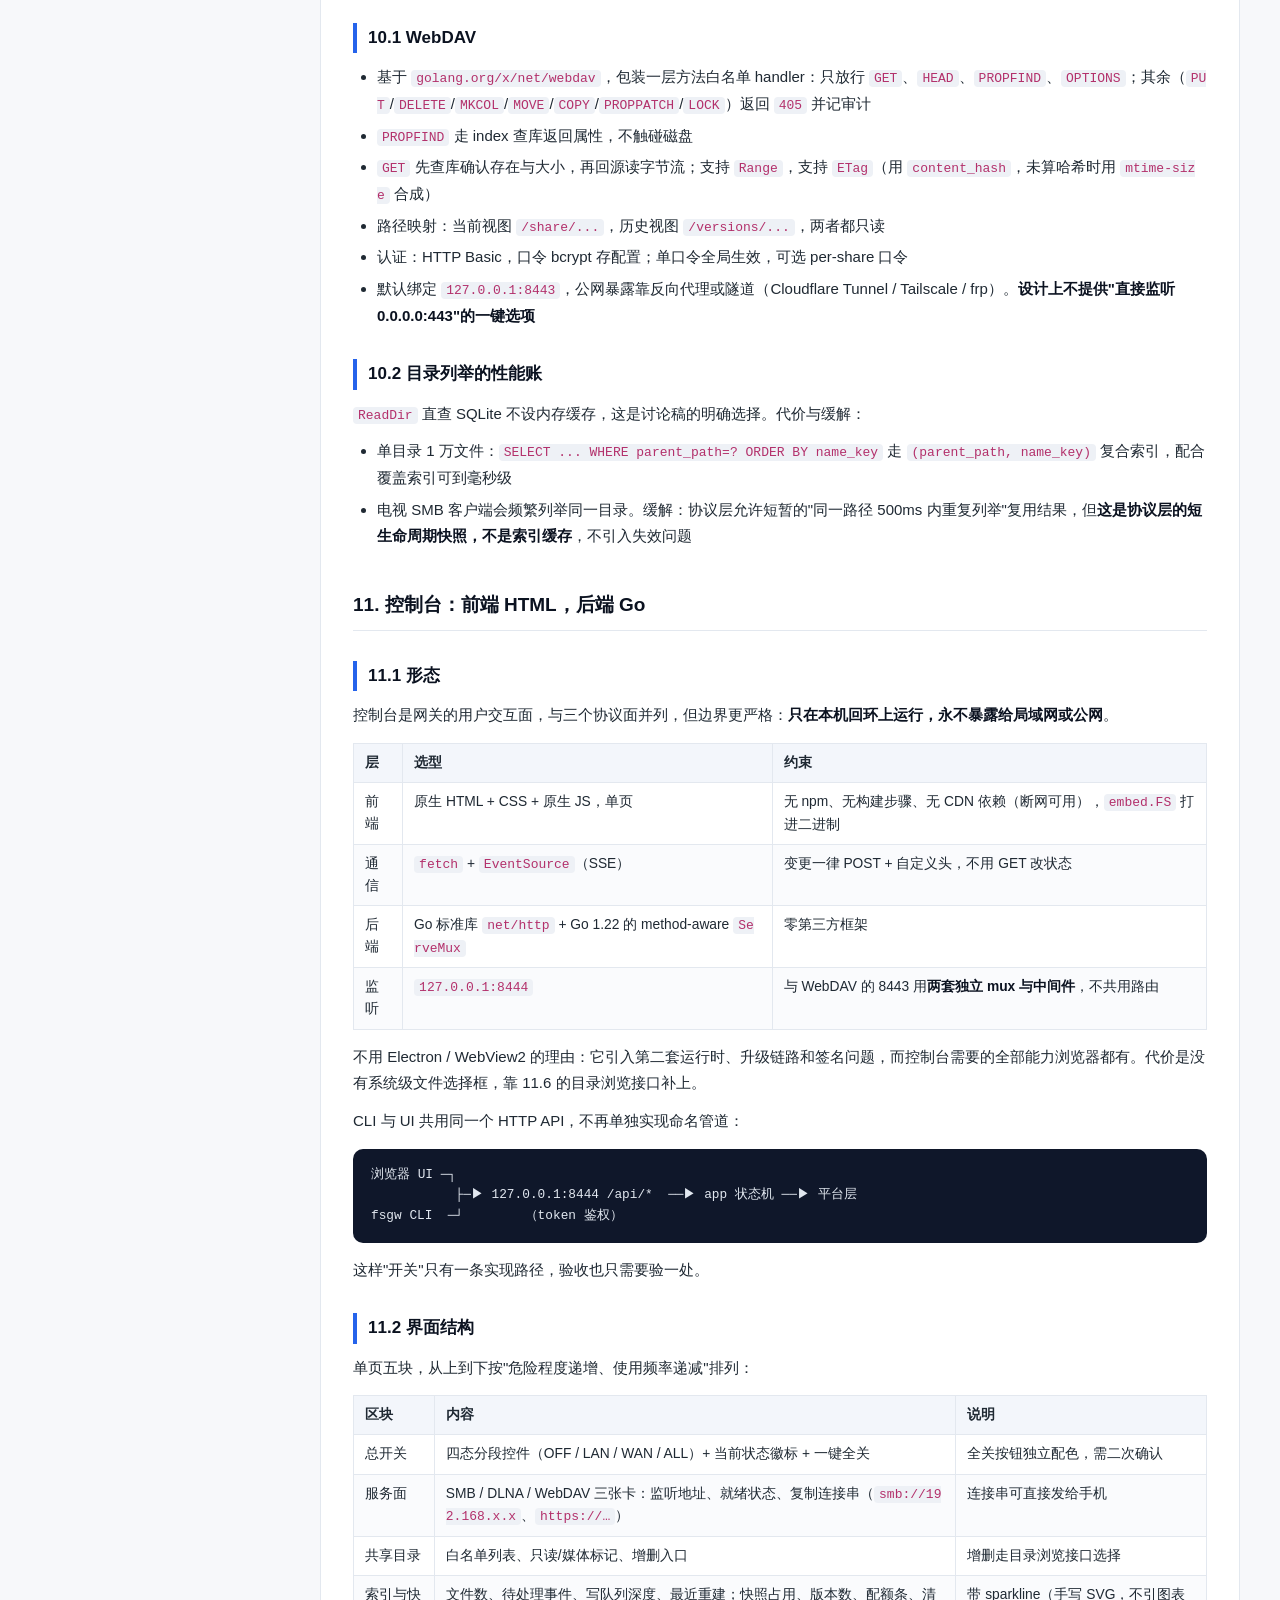
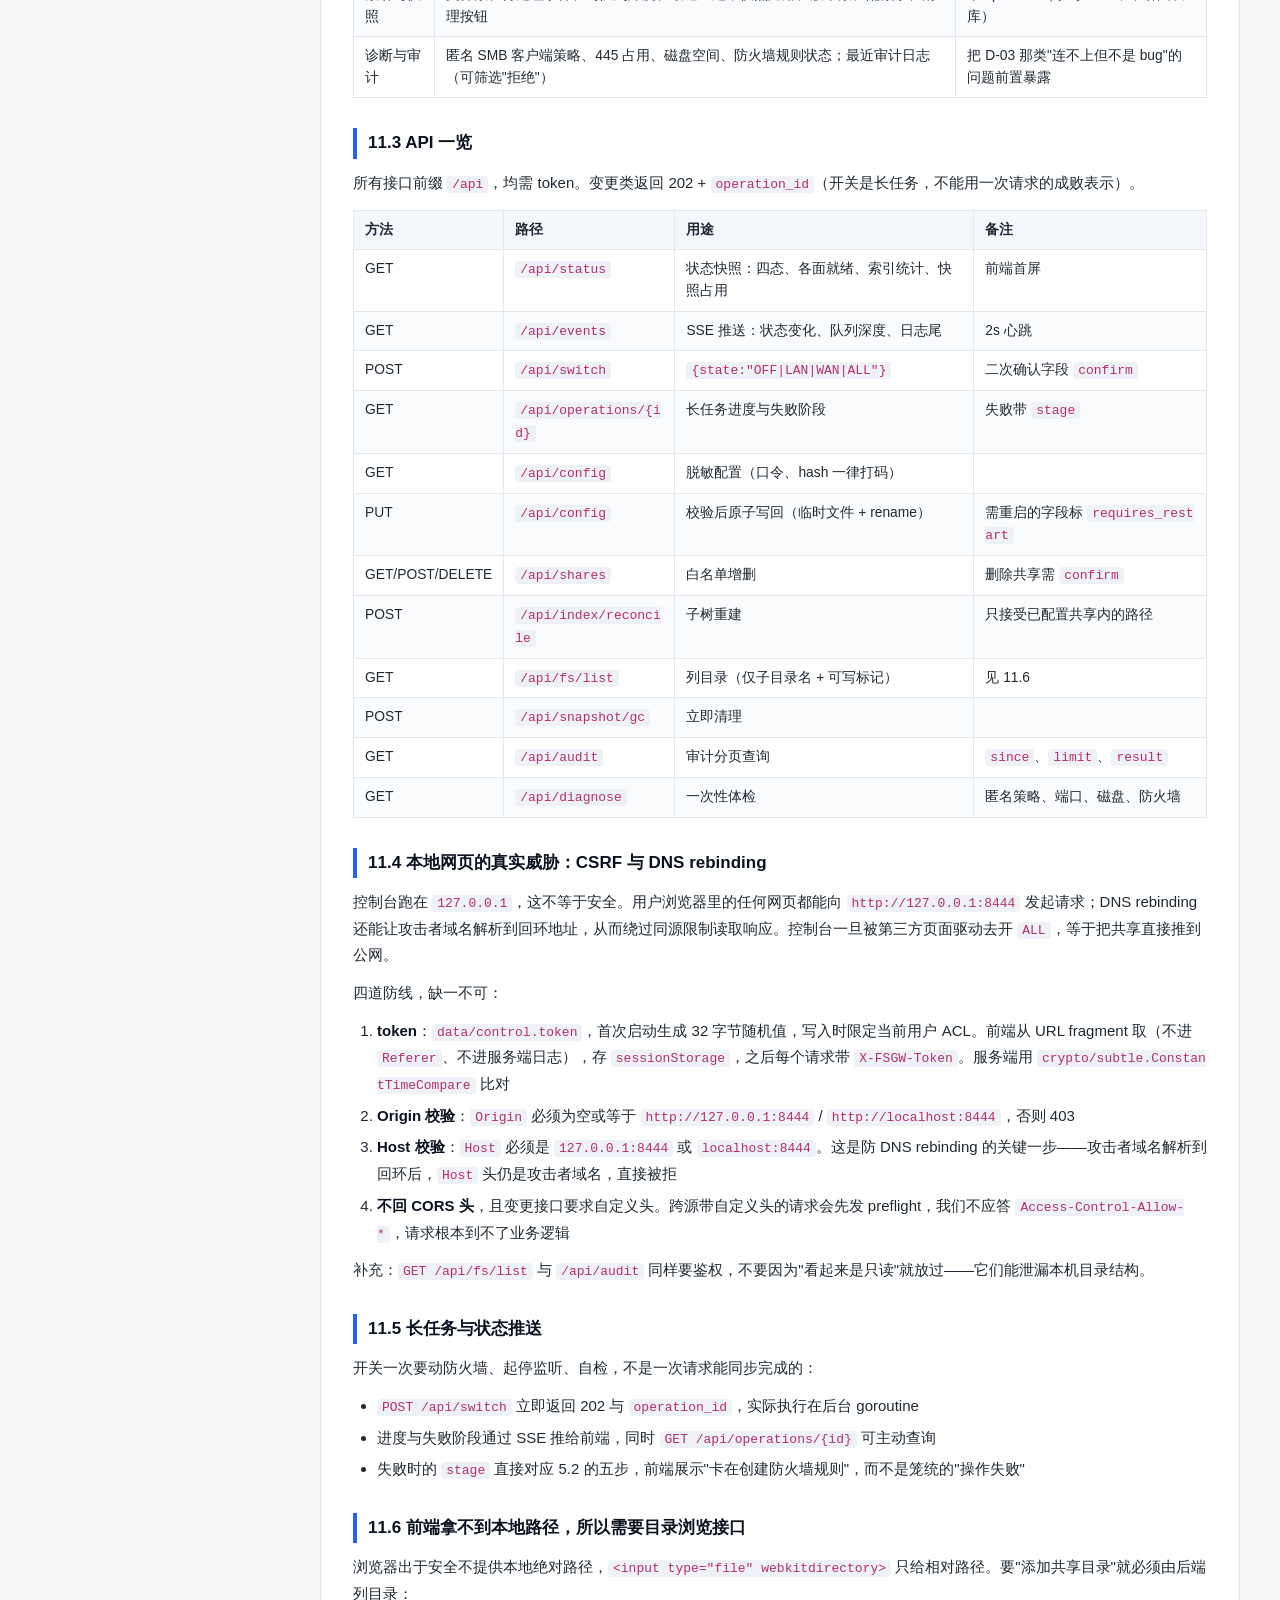
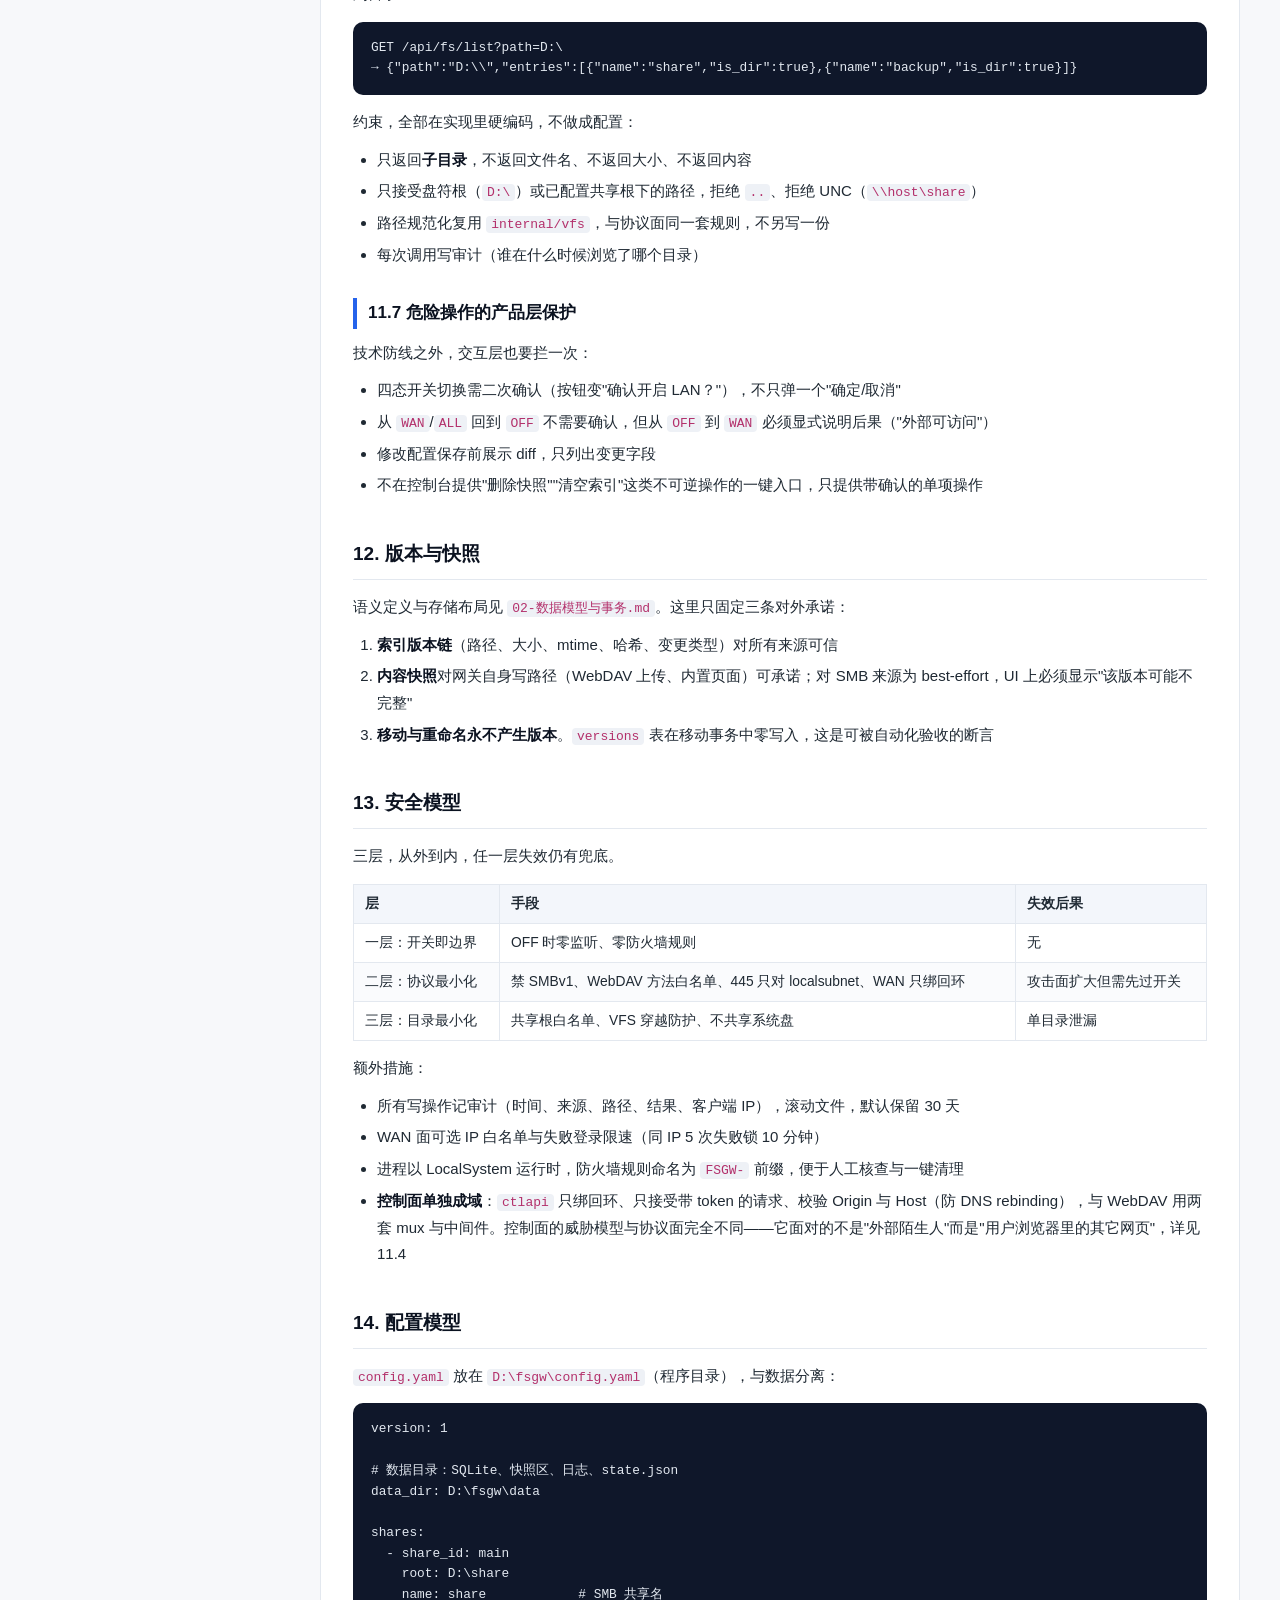
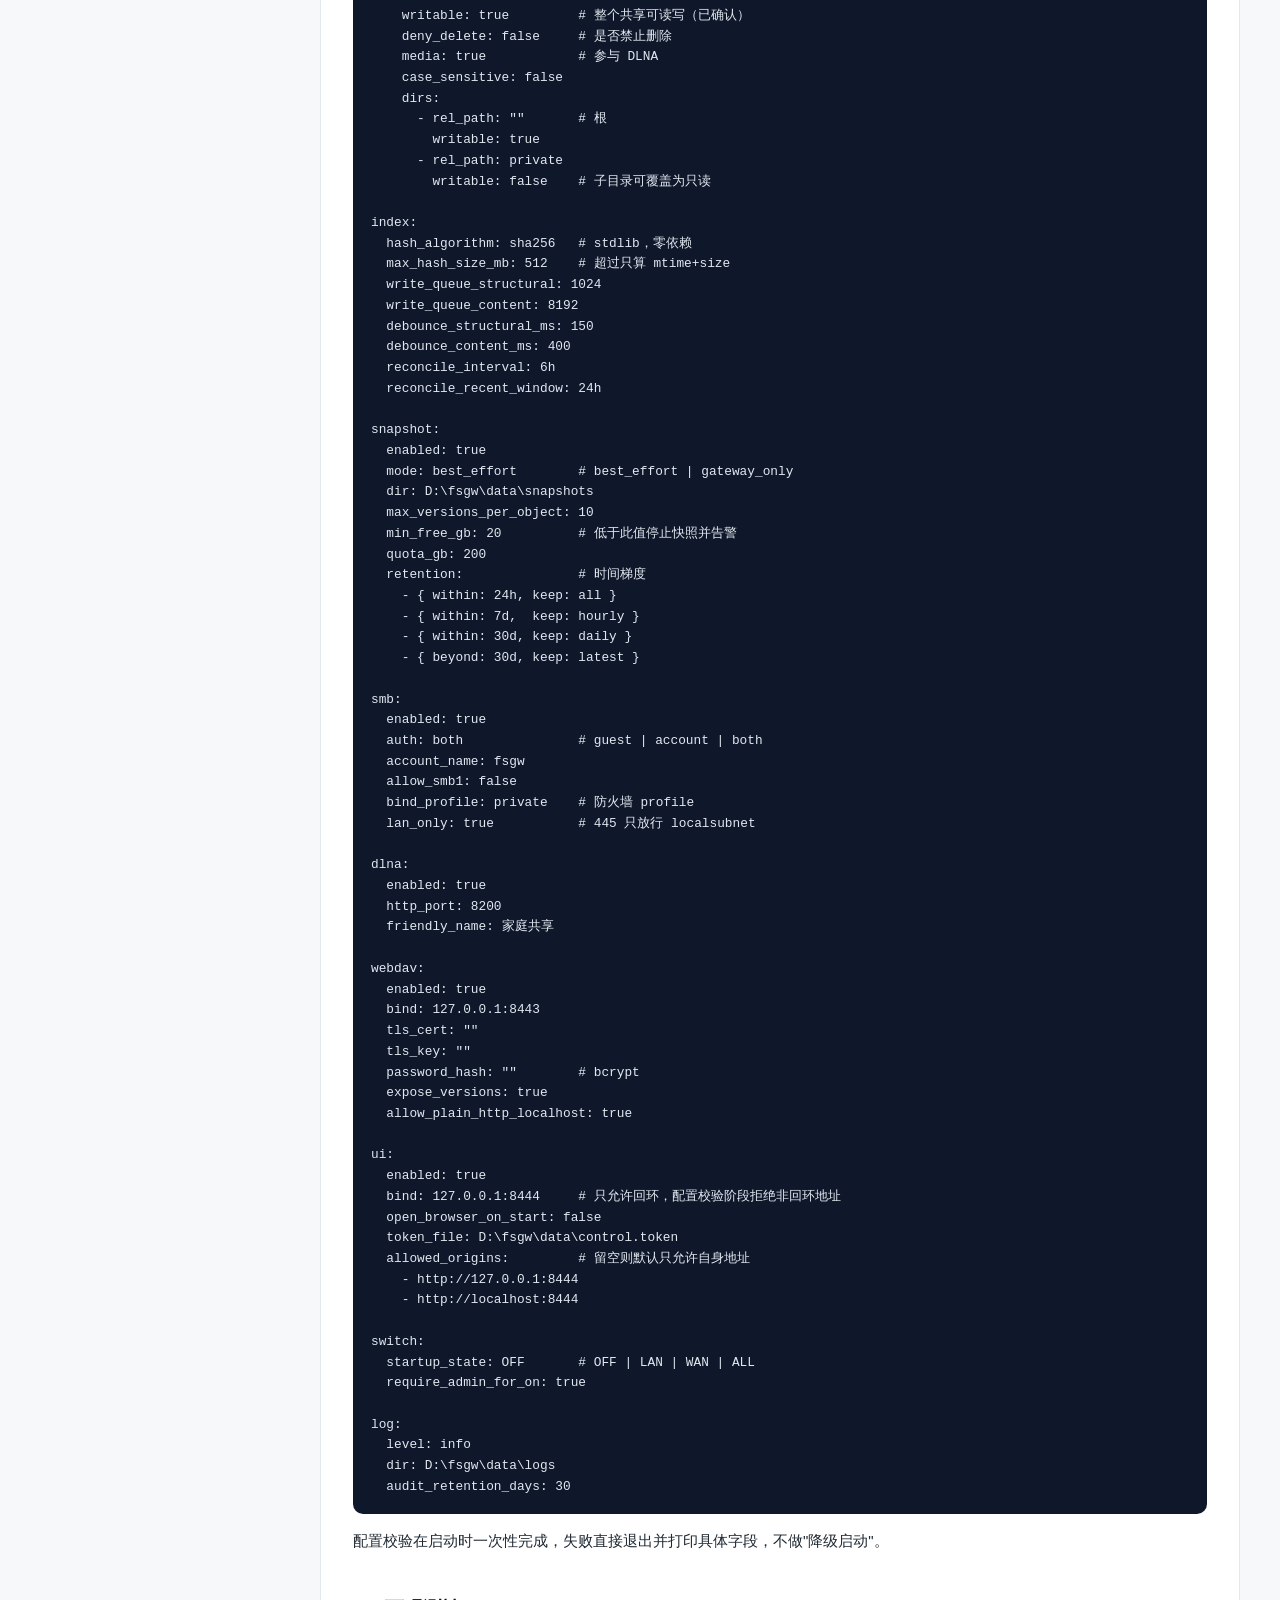
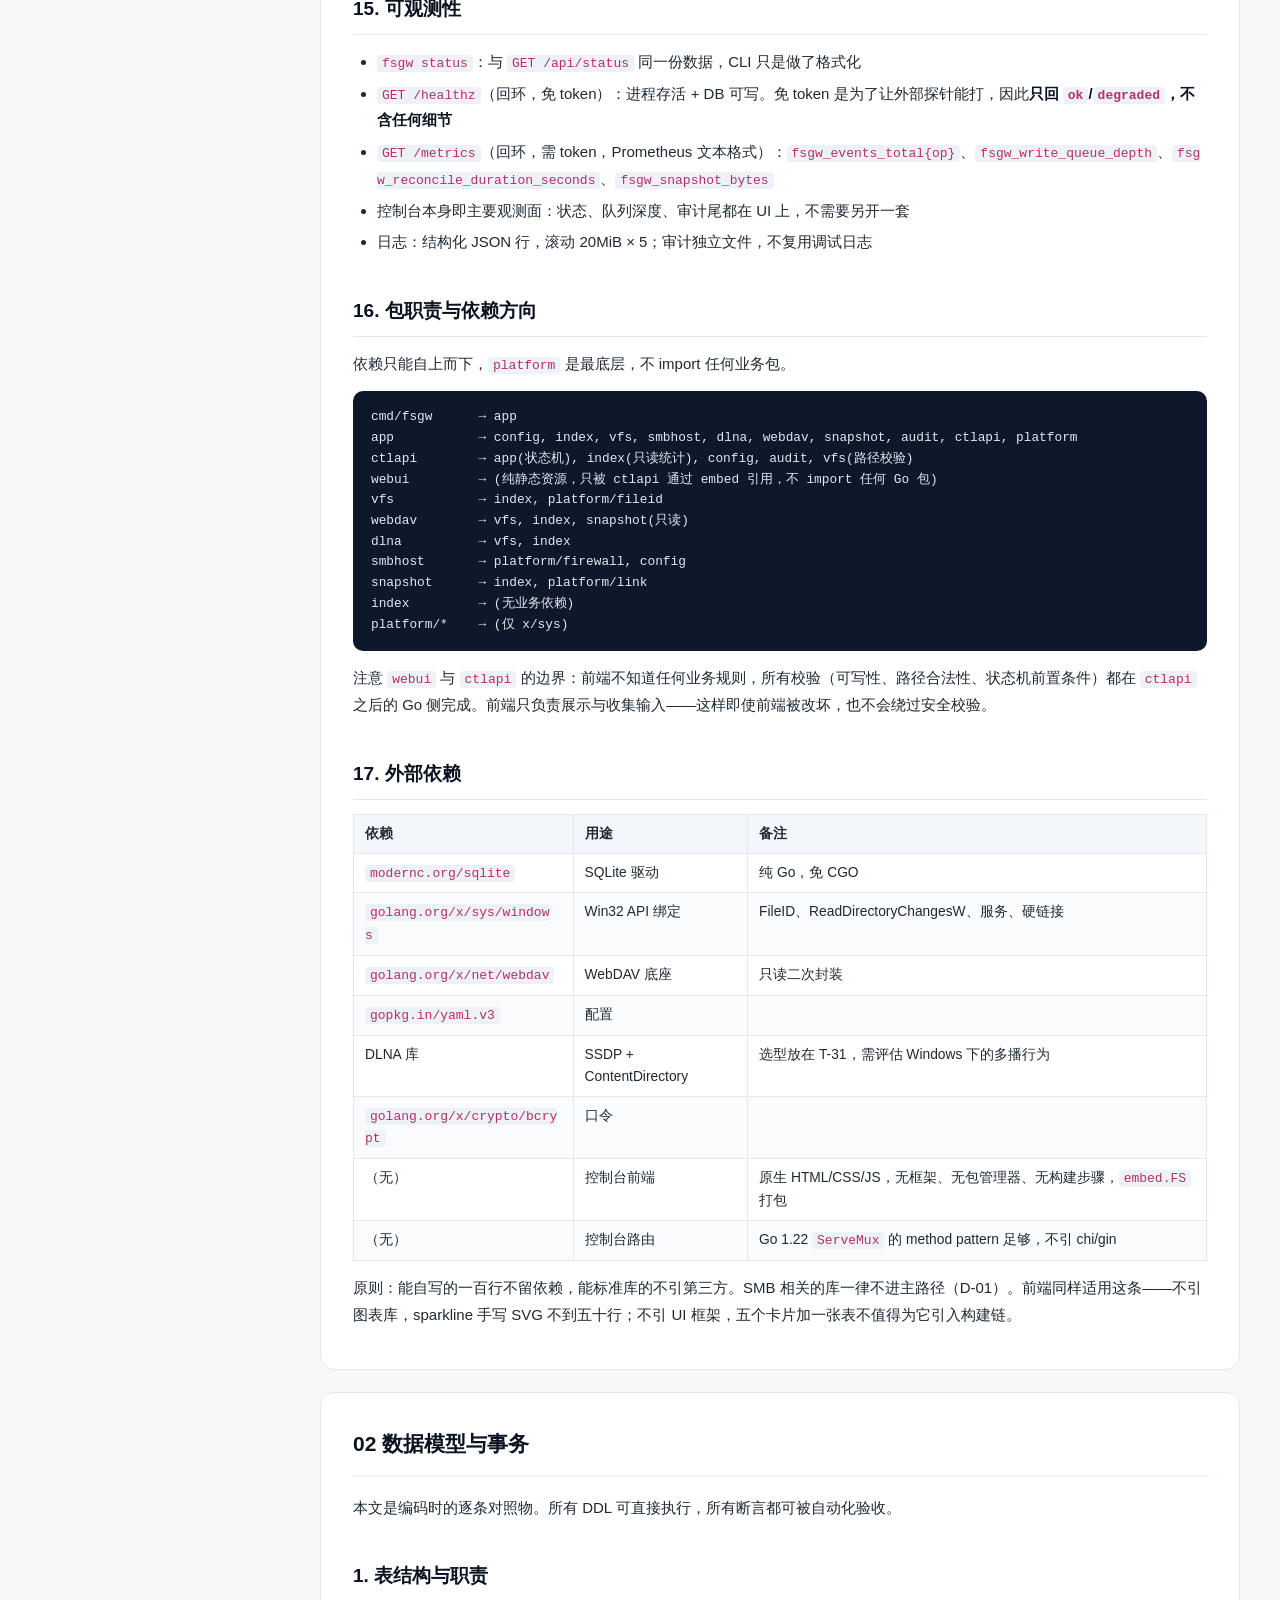
<file: docs/设计文档.html>
<!DOCTYPE html>
<html lang="zh-CN">
<head>
<meta charset="UTF-8">
<meta name="viewport" content="width=device-width, initial-scale=1.0">
<title>文件共享网关 · 工程设计文档</title>
<style>
  :root {
    --bg: #f7f8fa; --card: #ffffff; --text: #1f2933; --muted: #5f6b7a;
    --border: #e3e8ef; --accent: #2563eb; --accent-soft: #eff4ff;
    --warn: #b45309; --warn-soft: #fff7ed;
    --ok: #15803d; --ok-soft: #f0fdf4;
    --code-bg: #0f172a; --code-text: #e2e8f0;
  }
  * { box-sizing: border-box; }
  body {
    margin: 0; background: var(--bg); color: var(--text);
    font-family: -apple-system, BlinkMacSystemFont, "Segoe UI", "PingFang SC",
      "Hiragino Sans GB", "Microsoft YaHei", "Noto Sans CJK SC", sans-serif;
    line-height: 1.78; font-size: 15px;
  }
  .layout { display: flex; max-width: 1240px; margin: 0 auto; padding: 32px 20px 90px; gap: 30px; }
  nav.toc {
    flex: 0 0 250px; position: sticky; top: 24px; align-self: flex-start;
    background: var(--card); border: 1px solid var(--border); border-radius: 12px;
    padding: 16px 14px; font-size: 13px; max-height: calc(100vh - 48px); overflow-y: auto;
  }
  nav.toc h3 {
    margin: 0 0 12px; font-size: 12px; color: var(--muted);
    letter-spacing: 0.06em; text-transform: uppercase;
  }
  .toc-group { margin-bottom: 14px; padding-bottom: 12px; border-bottom: 1px dashed var(--border); }
  .toc-group:last-child { border-bottom: 0; margin-bottom: 0; padding-bottom: 0; }
  nav.toc a {
    display: block; color: var(--text); text-decoration: none;
    padding: 3px 8px; border-radius: 6px; margin-bottom: 1px; line-height: 1.5;
  }
  nav.toc a:hover { background: var(--accent-soft); color: var(--accent); }
  .toc-h2 { font-weight: 600; }
  .toc-h3 { padding-left: 20px !important; color: var(--muted); font-size: 12.5px; }
  .toc-h4 { padding-left: 34px !important; color: var(--muted); font-size: 12px; }

  main { flex: 1; min-width: 0; }
  .hero {
    background: var(--card); border: 1px solid var(--border); border-radius: 14px;
    padding: 30px 32px; margin-bottom: 24px;
  }
  .hero h1 { margin: 0 0 10px; font-size: 25px; line-height: 1.35; }
  .hero p { margin: 0; color: var(--muted); font-size: 14px; }
  .tag-row { margin-top: 16px; display: flex; flex-wrap: wrap; gap: 8px; }
  .tag {
    display: inline-block; background: var(--accent-soft); color: var(--accent);
    border-radius: 999px; padding: 3px 11px; font-size: 12px; font-weight: 600;
  }
  .tag.warn { background: var(--warn-soft); color: var(--warn); }

  section.card {
    background: var(--card); border: 1px solid var(--border);
    border-radius: 14px; padding: 8px 32px 30px; margin-bottom: 22px;
  }
  h2.doc-title {
    margin: 24px 0 18px; font-size: 21px; padding-bottom: 12px;
    border-bottom: 2px solid var(--accent-soft); color: #0b1220;
  }
  h3 { margin: 30px 0 10px; font-size: 17px; color: #0b1220; padding-left: 11px; border-left: 4px solid var(--accent); }
  h2:not(.doc-title) {
    margin: 38px 0 14px; font-size: 19px; color: #0b1220;
    padding-bottom: 8px; border-bottom: 1px solid var(--border);
  }
  h4 { margin: 22px 0 8px; font-size: 15px; color: var(--accent); }
  p { margin: 11px 0; }
  ul, ol { margin: 11px 0; padding-left: 24px; }
  li { margin: 5px 0; }
  ul.nested { margin: 4px 0; }
  strong { color: #0b1220; }
  a { color: var(--accent); text-decoration: none; border-bottom: 1px solid #cddffd; }
  a:hover { border-bottom-color: var(--accent); }
  code.inline {
    background: #eef1f6; border-radius: 4px; padding: 1px 5px; font-size: 13px;
    font-family: "SFMono-Regular", Consolas, "Liberation Mono", monospace;
    color: #b3306b; word-break: break-all;
  }
  pre.code {
    background: var(--code-bg); color: var(--code-text); border-radius: 10px;
    padding: 16px 18px; overflow-x: auto; font-size: 12.8px; line-height: 1.62;
    font-family: "SFMono-Regular", Consolas, "Liberation Mono", monospace;
    margin: 14px 0;
  }
  pre.code code { white-space: pre; }
  .table-wrap { overflow-x: auto; margin: 14px 0; }
  table { width: 100%; border-collapse: collapse; font-size: 13.8px; min-width: 520px; }
  th, td { border: 1px solid var(--border); padding: 8px 11px; text-align: left; vertical-align: top; line-height: 1.6; }
  th { background: #f3f6fb; font-weight: 600; white-space: nowrap; }
  tr:nth-child(even) td { background: #fafbfd; }
  .callout {
    border-radius: 10px; padding: 13px 16px; margin: 14px 0; font-size: 14px;
    border: 1px solid transparent; line-height: 1.7;
  }
  .callout.info { background: var(--accent-soft); border-color: #d6e2ff; }
  .callout.warn { background: var(--warn-soft); border-color: #fed7aa; }
  .callout.ok { background: var(--ok-soft); border-color: #bbf7d0; }
  hr.rule { border: 0; border-top: 1px solid var(--border); margin: 26px 0; }
  footer.doc-foot { text-align: center; color: var(--muted); font-size: 12px; padding: 12px 0 0; }
  @media (max-width: 900px) {
    .layout { flex-direction: column; padding: 16px 12px 60px; }
    nav.toc { position: static; max-height: none; }
    section.card { padding: 8px 18px 22px; }
    .hero { padding: 22px 18px; }
  }
</style>
</head>
<body>
<div class="layout">

<nav class="toc">
  <h3>目录</h3>
  <div class="toc-group"><a class="toc-h2" href="#doc-01">01 技术设计说明</a>
<a class="toc-h2" href="#sec-1">1. 文档定位</a>
<a class="toc-h2" href="#sec-2">2. 目标与非目标</a>
<a class="toc-h3" href="#sec-3">2.1 第一版目标</a>
<a class="toc-h3" href="#sec-4">2.2 非目标</a>
<a class="toc-h2" href="#sec-5">3. 架构总览</a>
<a class="toc-h2" href="#sec-6">4. 进程与生命周期</a>
<a class="toc-h2" href="#sec-7">5. 开关状态机</a>
<a class="toc-h3" href="#sec-8">5.1 状态定义</a>
<a class="toc-h3" href="#sec-9">5.2 转换顺序（不可调换）</a>
<a class="toc-h3" href="#sec-10">5.3 崩溃恢复</a>
<a class="toc-h2" href="#sec-11">6. 平台抽象层</a>
<a class="toc-h3" href="#sec-12">6.1 fileid</a>
<a class="toc-h3" href="#sec-13">6.2 watcher</a>
<a class="toc-h3" href="#sec-14">6.3 firewall</a>
<a class="toc-h3" href="#sec-15">6.4 link</a>
<a class="toc-h2" href="#sec-16">7. 索引与监听</a>
<a class="toc-h3" href="#sec-17">7.1 事件分类</a>
<a class="toc-h3" href="#sec-18">7.2 防抖与合并</a>
<a class="toc-h3" href="#sec-19">7.3 溢出与漏事件</a>
<a class="toc-h3" href="#sec-20">7.4 写入顺序</a>
<a class="toc-h2" href="#sec-21">8. VFS 与路径</a>
<a class="toc-h2" href="#sec-22">9. 局域网面</a>
<a class="toc-h3" href="#sec-23">9.1 SMB：托管系统共享</a>
<a class="toc-h3" href="#sec-24">9.2 写路径的能力边界</a>
<a class="toc-h3" href="#sec-25">9.3 DLNA</a>
<a class="toc-h2" href="#sec-26">10. 外部只读面</a>
<a class="toc-h3" href="#sec-27">10.1 WebDAV</a>
<a class="toc-h3" href="#sec-28">10.2 目录列举的性能账</a>
<a class="toc-h2" href="#sec-29">11. 控制台：前端 HTML，后端 Go</a>
<a class="toc-h3" href="#sec-30">11.1 形态</a>
<a class="toc-h3" href="#sec-31">11.2 界面结构</a>
<a class="toc-h3" href="#sec-32">11.3 API 一览</a>
<a class="toc-h3" href="#sec-33">11.4 本地网页的真实威胁：CSRF 与 DNS rebinding</a>
<a class="toc-h3" href="#sec-34">11.5 长任务与状态推送</a>
<a class="toc-h3" href="#sec-35">11.6 前端拿不到本地路径，所以需要目录浏览接口</a>
<a class="toc-h3" href="#sec-36">11.7 危险操作的产品层保护</a>
<a class="toc-h2" href="#sec-37">12. 版本与快照</a>
<a class="toc-h2" href="#sec-38">13. 安全模型</a>
<a class="toc-h2" href="#sec-39">14. 配置模型</a>
<a class="toc-h2" href="#sec-40">15. 可观测性</a>
<a class="toc-h2" href="#sec-41">16. 包职责与依赖方向</a>
<a class="toc-h2" href="#sec-42">17. 外部依赖</a></div>
<div class="toc-group"><a class="toc-h2" href="#doc-02">02 数据模型与事务</a>
<a class="toc-h2" href="#sec-43">1. 表结构与职责</a>
<a class="toc-h2" href="#sec-44">2. 完整 DDL</a>
<a class="toc-h2" href="#sec-45">3. 索引清单与查询对照</a>
<a class="toc-h2" href="#sec-46">4. 单写队列</a>
<a class="toc-h2" href="#sec-47">5. 事务顺序</a>
<a class="toc-h3" href="#sec-48">5.1 监听驱动的变更（SMB 与本机修改都走这条）</a>
<a class="toc-h3" href="#sec-49">5.2 网关驱动的变更（WebDAV 写、快照清理、reconcile 补录）</a>
<a class="toc-h3" href="#sec-50">5.3 移动事务（重点）</a>
<a class="toc-h2" href="#sec-51">6. 内容快照：能力分级（重要）</a>
<a class="toc-h3" href="#sec-52">6.1 为什么硬链接方案不成立</a>
<a class="toc-h3" href="#sec-53">6.2 分级承诺</a>
<a class="toc-h3" href="#sec-54">6.3 存储布局</a>
<a class="toc-h3" href="#sec-55">6.4 清理器</a>
<a class="toc-h2" href="#sec-56">7. 事件配对与超时定性</a>
<a class="toc-h2" href="#sec-57">8. 一致性自愈</a>
<a class="toc-h2" href="#sec-58">9. 迁移与版本</a>
<a class="toc-h2" href="#sec-59">10. 容量估算</a></div>
<div class="toc-group"><a class="toc-h2" href="#doc-03">03 任务拆解与验收</a>
<a class="toc-h2" href="#sec-60">里程碑视图</a>
<a class="toc-h2" href="#sec-61">M0 工程地基</a>
<a class="toc-h2" href="#sec-62">M1 索引内核</a>
<a class="toc-h2" href="#sec-63">M2 移动语义与版本</a>
<a class="toc-h2" href="#sec-64">M3 局域网面</a>
<a class="toc-h2" href="#sec-65">M3c 控制台（前端 HTML + 后端 Go）</a>
<a class="toc-h2" href="#sec-66">M4a 外部只读面</a>
<a class="toc-h2" href="#sec-67">M4b 快照</a>
<a class="toc-h2" href="#sec-68">M5 加固与验收</a>
<a class="toc-h2" href="#sec-69">完成定义（DoD）</a>
<a class="toc-h2" href="#sec-70">建议的推进顺序（含并行）</a></div>
<div class="toc-group"><a class="toc-h2" href="#doc-04">04 决策点与风险登记</a>
<a class="toc-h2" href="#sec-71">D-01 SMB 实现路线：托管系统共享，还是自研协议栈</a>
<a class="toc-h3" href="#sec-72">事实前提</a>
<a class="toc-h3" href="#sec-73">备选</a>
<a class="toc-h3" href="#sec-74">推荐</a>
<a class="toc-h3" href="#sec-75">不决策的后果</a>
<a class="toc-h2" href="#sec-76">D-02 内容快照的承诺边界</a>
<a class="toc-h3" href="#sec-77">事实前提</a>
<a class="toc-h3" href="#sec-78">备选</a>
<a class="toc-h3" href="#sec-79">推荐</a>
<a class="toc-h3" href="#sec-80">不决策的后果</a>
<a class="toc-h2" href="#sec-81">D-03 匿名 SMB 在 Windows 上的真实可行性</a>
<a class="toc-h3" href="#sec-82">事实前提</a>
<a class="toc-h3" href="#sec-83">推荐</a>
<a class="toc-h3" href="#sec-84">不决策的后果</a>
<a class="toc-h2" href="#sec-85">D-04 整个共享可读写的删除风险</a>
<a class="toc-h3" href="#sec-86">事实前提</a>
<a class="toc-h3" href="#sec-87">可选缓解（不影响已定策略）</a>
<a class="toc-h3" href="#sec-88">推荐</a>
<a class="toc-h2" href="#sec-89">D-05 跨卷移动的定性</a>
<a class="toc-h3" href="#sec-90">推荐</a>
<a class="toc-h2" href="#sec-91">D-06 外部面的暴露方式</a>
<a class="toc-h3" href="#sec-92">备选</a>
<a class="toc-h3" href="#sec-93">推荐</a>
<a class="toc-h2" href="#sec-94">D-07 &quot;无缓存层&quot;的性能风险</a>
<a class="toc-h3" href="#sec-95">缓解</a>
<a class="toc-h3" href="#sec-96">定性</a>
<a class="toc-h2" href="#sec-97">D-08 DLNA 库选型</a>
<a class="toc-h2" href="#sec-98">D-09 权限模型：服务以 LocalSystem 运行</a>
<a class="toc-h3" href="#sec-99">缓解</a>
<a class="toc-h3" href="#sec-100">推荐</a>
<a class="toc-h2" href="#sec-101">D-10 控制台形态：HTML 前端 + Go 后端</a>
<a class="toc-h3" href="#sec-102">已定</a>
<a class="toc-h3" href="#sec-103">这条约束带来的三个具体决策</a>
<a class="toc-h3" href="#sec-104">必须一起定下的安全边界</a>
<a class="toc-h3" href="#sec-105">不做的事</a>
<a class="toc-h2" href="#sec-106">风险登记表</a>
<a class="toc-h2" href="#sec-107">需要在评审会上拍板的四件事</a></div>
</nav>

<main>
  <div class="hero">
    <h1>文件共享网关 · 工程设计文档</h1>
    <p>局域网直读直写，外部只读走索引，SQLite 为唯一真相源。共享根 D:\share，Windows 优先落地。</p>
    <div class="tag-row">
      <span class="tag">Go 1.22+ · CGO 关闭</span>
      <span class="tag">SQLite WAL · 单写队列</span>
      <span class="tag">移动零版本</span>
      <span class="tag">关闭即零暴露</span>
      <span class="tag warn">SMB 路线待拍板（D-01）</span>
      <span class="tag warn">快照承诺待拍板（D-02）</span>
    </div>
  </div>
<section class="card"><h2 class="doc-title" id="doc-01">01 技术设计说明</h2>
<h2 id="sec-1">1. 文档定位</h2>
<p>本文把策略讨论稿翻译成可编码的工程设计。策略层的共识（局域网直读直写、外部只读、SQLite 唯一真相源、移动零版本、开关即安全）全部继承，不再重复论证；本文只回答&quot;具体怎么实现&quot;以及&quot;哪些地方做不到&quot;。</p>
<p>三处工程调整及其理由收敛在 <code class="inline">04-决策点与风险登记.md</code>，本文在涉及处标注决策编号，例如 <code class="inline">[D-02]</code>。</p>
<h2 id="sec-2">2. 目标与非目标</h2>
<h3 id="sec-3">2.1 第一版目标</h3>
<ul><li>局域网内电视、手机、PC 免装 App 访问 <code class="inline">D:\share</code>，可读可写</li><li>外部（公网或隧道）只读浏览与下载，含历史版本</li><li>文件整理（移动、重命名、建目录）不产生版本链增长</li><li>网关关闭后本机不残留任何监听端口与防火墙放行规则</li><li>索引与磁盘不一致时可自愈，且自愈过程不扫全盘</li><li>提供本机网页控制台（HTML 前端 + Go 后端）：开关、共享目录、索引统计、诊断与审计在一个页面上闭环</li></ul>
<h3 id="sec-4">2.2 非目标</h3>
<ul><li>不做多用户、角色、ACL 体系。外部面一个共享口令，局域网面匿名或单账户</li><li>不做块级快照、不做全量备份、不做 Git 式分支</li><li>不做跨平台一致的 SMB 协议栈自研（见 D-01）</li><li>不做云端同步、不做去重存储引擎</li><li>不做远程管理界面。控制台只绑回环，不提供&quot;从手机管理网关&quot;的能力</li><li>不做移动端 App、不做托盘常驻 UI（控制台就是唯一图形界面，浏览器即宿主）</li><li>不接管系统盘与用户主目录，共享根只能是显式配置的目录白名单</li></ul>
<h2 id="sec-5">3. 架构总览</h2>
<pre class="code" data-lang=""><code>                    ┌──────────────────────────────────────────────┐
                    │              fsgw 单进程（LocalSystem）       │
                    │                                              │
  电视 / 手机 ──SMB──▶  smbhost  ─┐                                │
  电视 ────────DLNA─▶  dlna     ─┤                                │
                    │            ├──▶ vfs ──▶ index(单写队列) ──▶ SQLite(WAL)
  外部 ───────WebDAV─▶ webdav  ─┘        │                        │
                    │                   ▼                        │
                    │              D:\share (字节仓库)             │
                    │                   │                        │
                    │   watcher ────────┘                        │
                    │      │                                     │
                    │      └──▶ 事件分类 → 索引更新 / 移动配对 / 快照捕获
                    │                                              │
                    │   ctlapi (127.0.0.1:8444) ──▶ 开关状态机      │
                    │      ▲            │            │            │
                    │      │        webui(embed)   firewall       │
                    └──────┼───────────────────────────────────────┘
                           │
              浏览器控制台 ──┘   （fsgw CLI 走同一 API）</code></pre>
<p>关键不变量：</p>
<ol><li><strong>数据库是唯一真相源</strong>。目录列举、<code class="inline">Stat</code>、路径解析一律查库，不 <code class="inline">os.Stat</code>。</li><li><strong>磁盘只提供字节</strong>。读取失败如实报错，不反向修正数据库。</li><li><strong>写路径要么入库要么不可见</strong>。结构性变更走事务，提交后才对外生效。</li><li><strong>SMB 来源与网关来源互斥</strong>。网关自己经手的写操作同步更新库，并抑制对应 fsnotify 事件，避免重复记账。</li></ol>
<h2 id="sec-6">4. 进程与生命周期</h2>
<p>单进程，无外部依赖（SQLite 嵌入、纯 Go 驱动、CGO 关闭）。</p>
<p>运行形态：</p>
<div class="table-wrap"><table><thead><tr><th>形态</th><th>用途</th><th>权限</th></tr></thead><tbody><tr><td><code class="inline">fsgw run</code></td><td>前台 console，开发调试与验收用</td><td>需管理员（绑定 445、增删防火墙规则）</td></tr><tr><td><code class="inline">fsgw service install/start/stop</code></td><td>注册为 Windows 服务（<code class="inline">x/sys/windows/svc</code>），开机自启</td><td>LocalSystem</td></tr><tr><td><code class="inline">fsgw on / off / status</code></td><td>控制面客户端，向运行中的进程投递指令</td><td>普通用户（走回环 HTTP API + token，见第 11 节）</td></tr><tr><td><code class="inline">fsgw ui</code></td><td>生成带 token 的地址并打开默认浏览器</td><td>普通用户</td></tr></tbody></table></div>
<p>启动序列：</p>
<pre class="code" data-lang=""><code>读配置 → 校验（路径存在、可写、非系统目录）→ 打开 SQLite → 迁移
  → 加载共享白名单 → 加载 desired_state（默认 OFF）
  → 若 desired_state != OFF：按状态机执行开启（失败则回落到 OFF 并告警）
  → 启动 watcher（ON/OFF 都跑，索引需要持续维护）
  → 启动 ctlapi（127.0.0.1:8444，内嵌 webui 静态资源）</code></pre>
<p>注意：<strong>索引维护与开关解耦</strong>。开关只影响&quot;对外暴露的协议面&quot;，索引始终运行；否则每次开启都要重扫。</p>
<h2 id="sec-7">5. 开关状态机</h2>
<h3 id="sec-8">5.1 状态定义</h3>
<div class="table-wrap"><table><thead><tr><th>状态</th><th>SMB 445</th><th>DLNA (1900/8200)</th><th>WebDAV</th><th>防火墙规则</th></tr></thead><tbody><tr><td><code class="inline">OFF</code></td><td>停</td><td>停</td><td>停</td><td>全部移除</td></tr><tr><td><code class="inline">LAN</code></td><td>开</td><td>开</td><td>停</td><td>SMB + DLNA</td></tr><tr><td><code class="inline">WAN</code></td><td>停</td><td>停</td><td>开</td><td>WebDAV</td></tr><tr><td><code class="inline">ALL</code></td><td>开</td><td>开</td><td>开</td><td>全部</td></tr></tbody></table></div>
<h3 id="sec-9">5.2 转换顺序（不可调换）</h3>
<p>开启方向，从外到内以避免&quot;端口开了但服务没起&quot;的窗口：</p>
<ol><li>校验目标状态的前置条件（共享根可读、端口未被占用、证书存在）</li><li>创建防火墙规则（幂等：先删同名再建）</li><li>启动对应 listener，等待就绪探针</li><li>自检：本机连一次自己的端口，失败则回滚</li><li>持久化 <code class="inline">desired_state</code>，写审计</li></ol>
<p>关闭方向，从内到外：</p>
<ol><li>停止 listener（等待在途连接最多 5s，超时强制）</li><li>移除防火墙规则</li><li>持久化 <code class="inline">desired_state=OFF</code>，写审计</li></ol>
<p>任一步失败：执行反向清理，最终状态回落到 <code class="inline">OFF</code>，并把失败阶段写进 <code class="inline">state.json.last_error</code>，控制面 <code class="inline">status</code> 直接展示。<strong>不允许停在中间态。</strong></p>
<h3 id="sec-10">5.3 崩溃恢复</h3>
<p><code class="inline">state.json</code> 记录 <code class="inline">desired_state</code> 与实际 <code class="inline">applied_state</code>。进程启动时若二者不一致，一律按 <code class="inline">OFF</code> 启动并告警，不猜测用户意图。这样即使上次是异常退出，也不会有端口残留。</p>
<h2 id="sec-11">6. 平台抽象层</h2>
<p>四个接口，Windows 实现优先落地，Linux 只留空实现（编译可通过、运行返回 <code class="inline">ErrNotImplemented</code>）。</p>
<h3 id="sec-12">6.1 fileid</h3>
<pre class="code" data-lang="go"><code>type FileID struct {
    VolumeSerial uint32
    ID           [16]byte // FILE_ID_INFO 的 128 位；退化路径时高 8 字节为 0
}

type Provider interface {
    Of(path string) (FileID, error)
}</code></pre>
<p>Windows 实现要点：</p>
<ul><li><code class="inline">CreateFileW</code> 打开句柄，目录必须带 <code class="inline">FILE_FLAG_BACKUP_SEMANTICS</code>，文件带 <code class="inline">FILE_FLAG_OPEN_REPARSE_POINT</code> 防止跟随符号链接与目录联接</li><li>优先 <code class="inline">GetFileInformationByHandleEx(FileIdInfo)</code> 取 128 位 ID 与卷序列号</li><li>不支持时退化为 <code class="inline">GetFileInformationByHandle</code> 的 <code class="inline">nFileIndexHigh/Low</code>（64 位），此时高 8 字节补零，并在 <code class="inline">objects.native_file_id</code> 里用 <code class="inline">v1:</code> 前缀区分，避免与 128 位 ID 冲突</li><li>句柄必须在取完 ID 后立即 <code class="inline">CloseHandle</code>，监听热路径上这是主要开销，量级约数十微秒，可接受</li></ul>
<h3 id="sec-13">6.2 watcher</h3>
<pre class="code" data-lang="go"><code>type Op int // Create | Write | Rename | Remove

type Event struct {
    Op      Op
    Path    string // 绝对 Windows 路径（长路径已加 \\?\ 前缀）
    OldPath string // 仅 Rename 有效
    IsDir   bool
}

type Watcher interface {
    Add(root string) error
    Events() &lt;-chan Event
    Overflow() &lt;-chan string // 缓冲溢出，携带需要范围重建的子树根
    Close() error
}</code></pre>
<p>Windows 实现要点（不依赖第三方递归封装，直接调 <code class="inline">ReadDirectoryChangesW</code>）：</p>
<ul><li><code class="inline">bWatchSubtree=TRUE</code>，<code class="inline">FILE_NOTIFY_CHANGE_FILE_NAME | DIR_NAME | SIZE | LAST_WRITE | CREATION</code></li><li>缓冲区 64 KiB，单缓冲轮转；溢出返回 <code class="inline">ERROR_NOTIFY_ENUM_DIR</code> 时向 <code class="inline">Overflow()</code> 投递该子树根</li><li>重命名天然成对：<code class="inline">FILE_ACTION_RENAMED_OLD_NAME</code> 紧跟 <code class="inline">FILE_ACTION_RENAMED_NEW_NAME</code>，无需像 inotify 那样靠 cookie 配对，但仍要处理&quot;只收到一半&quot;的情况（见 <code class="inline">02</code> 的 pending_moves）</li><li>事件只给路径不给 ID，因此每个事件都要开一次句柄取 <code class="inline">FileID</code>。删除事件无法取 ID，只能用路径匹配库中记录</li></ul>
<h3 id="sec-14">6.3 firewall</h3>
<pre class="code" data-lang="go"><code>type Rule struct {
    Name    string // 统一前缀 FSGW-
    Dir     string // in
    Action  string // allow
    Proto   string // tcp | udp
    LocalPort  int
    RemoteIP   string // localsubnet | any
    Profile    string // private | domain,private
}

type Firewall interface {
    Ensure(rules []Rule) error
    RemoveByPrefix(prefix string) error
    List(prefix string) ([]Rule, error)
}</code></pre>
<p>实现走 <code class="inline">netsh advfirewall firewall</code>，理由：命令可审计、可回滚、失败信息明确，比 COM 的 <code class="inline">INetFwPolicy2</code> 更容易定位问题。每条规则的创建形式为 <code class="inline">delete rule name=X</code> 后 <code class="inline">add rule</code>，保证幂等。</p>
<h3 id="sec-15">6.4 link</h3>
<pre class="code" data-lang="go"><code>type Linker interface {
    Hardlink(oldPath, newPath string) error // 同卷：CreateHardLinkW
    Copy(src, dst string) error             // 跨卷退化
    SameVolume(a, b string) (bool, error)
}</code></pre>
<h2 id="sec-16">7. 索引与监听</h2>
<h3 id="sec-17">7.1 事件分类</h3>
<p>事件进入后先做归属判断，再分流。这一步决定了后面所有语义是否正确。</p>
<div class="table-wrap"><table><thead><tr><th>事件来源</th><th>判定方式</th><th>处理</th></tr></thead><tbody><tr><td>网关自身（WebDAV 写、快照、清理）</td><td>写入前在 <code class="inline">suppress</code> 表登记 <code class="inline">(路径, 期望 mtime/size)</code></td><td>直接丢弃，不做任何记账</td></tr><tr><td>SMB 客户端写入</td><td>路径在 SMB 共享白名单内且未登记 suppress</td><td>归为 <code class="inline">source=smb</code>，走 best-effort 快照</td></tr><tr><td>本机应用直接修改</td><td>其余</td><td>归为 <code class="inline">source=local</code>，只保证索引版本链</td></tr></tbody></table></div>
<p><code class="inline">suppress</code> 表的键包含期望的 mtime 与 size：只有实际事件与预期一致才丢弃，避免把&quot;网关写完但用户同时也在改&quot;的情况误吞。</p>
<h3 id="sec-18">7.2 防抖与合并</h3>
<ul><li>结构性变更（Create / Rename / Remove）：100–200ms 窗口，保证移动配对完整</li><li>内容变更（Write）：300–500ms 窗口，同一文件窗口内多个 Write 合并为一次版本追加</li><li>大文件写入会产生持续 Write 事件流。策略：当同一 <code class="inline">FileID</code> 的 Write 事件间隔小于 500ms 时持续续期，直到静默满窗口才落一次版本；期间状态为 <code class="inline">writing</code>，<code class="inline">ReadDir</code> 可见但标记为&quot;写入中&quot;</li></ul>
<h3 id="sec-19">7.3 溢出与漏事件</h3>
<p>溢出不等于需要全盘扫描。处理方式：</p>
<ol><li>从 <code class="inline">Overflow()</code> 拿到子树根</li><li>对该子树做<strong>一次范围重建</strong>：<code class="inline">ReadDir</code> 递归遍历（限制最大深度与节点数，超限则跳过并告警）</li><li>与库中该子树的记录做差集，补插、改删，全部在一个事务内完成</li><li>记录 <code class="inline">reconcile</code> 审计事件，含耗时与节点数</li></ol>
<p>另外提供低频校验任务（默认每 6 小时，仅对最近 24 小时内变更过的 <code class="inline">object</code> 抽查存在性），兜住监听启动前与半途漏掉的事件。</p>
<h3 id="sec-20">7.4 写入顺序</h3>
<p>见 <code class="inline">02-数据模型与事务.md</code> 第 4 节。这里只强调一条：<strong>先库后可见</strong>。结构性变更事务提交前，新路径不出现在任何 <code class="inline">ReadDir</code> 结果里。</p>
<h2 id="sec-21">8. VFS 与路径</h2>
<p>VFS 是三个协议面的公共下层，负责三件事：路径规范化、白名单校验、穿越防护。</p>
<p>规范化规则：</p>
<ul><li>输入一律转绝对路径，扩展为 <code class="inline">\\?\</code> 长路径形式（超过 240 字符必须）</li><li>统一分隔符为 <code class="inline">\</code> 落盘、<code class="inline">/</code> 入库存 <code class="inline">path_key</code></li><li>Windows 大小写不敏感：<code class="inline">path_key = lower(path)</code>；显示名保留原始大小写。配置项 <code class="inline">case_sensitive</code> 默认为 <code class="inline">false</code></li><li>拒绝并记录以下输入：含 <code class="inline">..</code> 段、含 ADS 冒号（<code class="inline">file.txt:stream</code>）、含设备名（<code class="inline">CON</code>、<code class="inline">NUL</code>、<code class="inline">COM1</code> 等）、末尾带空格或点、路径长度超限</li><li>解析软链接与目录联接：解析后的真实路径必须仍在共享根内，否则拒绝</li></ul>
<p>白名单校验走 <code class="inline">share_dirs</code> 表：一次查库判定 <code class="inline">(share_id, rel_path)</code> 的最长前缀，命中才放行。可写性继承：子目录默认继承父级，允许显式覆盖为只读。</p>
<h2 id="sec-22">9. 局域网面</h2>
<h3 id="sec-23">9.1 SMB：托管系统共享</h3>
<p><strong>第一版不自研 SMB 协议栈</strong>（理由见 D-01）。做法是由网关托管 Windows 原生 SMB 共享：</p>
<ul><li>用 <code class="inline">net share share /path=D:\share /grant:...</code> 或 <code class="inline">New-SmbShare</code> 创建/更新共享，名称固定为 <code class="inline">share</code></li><li>只启用 SMB2/3：<code class="inline">Set-SmbServerConfiguration -EnableSMB1Protocol $false</code></li><li>匿名访问需要三项同时成立，缺一不可：</li><ul class='nested'><li>服务端：<code class="inline">EnableSMB2Protocol $true</code>（默认）、Guest 账户启用、<code class="inline">New-SmbShare -FullAccess Guest</code></li><li>服务端策略：<code class="inline">RestrictNullSessAccess</code> 与 <code class="inline">NullSessionShares</code> 需把共享名加入</li><li>客户端：Windows 10 1903+ 默认 <code class="inline">AllowInsecureGuestAuth=0</code>，必须改注册表才允许匿名 SMB2</li></ul><li>因此提供两种模式，配置项 <code class="inline">smb.auth</code>：</li></ul>
<div class="table-wrap"><table><thead><tr><th>模式</th><th>适用</th><th>代价</th></tr></thead><tbody><tr><td><code class="inline">guest</code></td><td>安卓电视、小米电视原生播放器</td><td>部分 Windows 与 iOS 客户端连不上，需客户端改注册表</td></tr><tr><td><code class="inline">account</code></td><td>iOS「文件」App、Windows 资源管理器</td><td>建专用低权本地账户 <code class="inline">fsgw</code>，首次连接输一次口令</td></tr><tr><td><code class="inline">both</code></td><td>默认推荐</td><td>两条路并存，电视走匿名，手机走账户</td></tr></tbody></table></div>
<p>账户模式的硬约束：Windows 默认策略禁止空密码账户远程登录（<code class="inline">LimitBlankPasswordUse=1</code>），所以口令不能为空，必须是真实密码。</p>
<h3 id="sec-24">9.2 写路径的能力边界</h3>
<p>托管系统共享意味着<strong>网关不在写入路径上</strong>，这是 D-01 的直接代价。后果：</p>
<ul><li>无法在覆盖前硬链接旧内容，内容快照降级为 best-effort（见 <code class="inline">02</code> 第 6 节）</li><li>写事件由 <code class="inline">ReadDirectoryChangesW</code> 事后送达，索引版本链不受影响（仍然准确），只有内容快照的承诺打折</li><li>想恢复&quot;写前捕获&quot;，只有三条路：自研协议栈、写内核 minifilter、定时 VSS 快照，见 D-02</li></ul>
<h3 id="sec-25">9.3 DLNA</h3>
<ul><li>纯 Go DMS，指向 <code class="inline">media=true</code> 的白名单目录，只做发现与播放，不暴露文件管理</li><li>SSDP 多播用 <code class="inline">239.255.255.250:1900</code>，HTTP 服务用可配置高端口（默认 8200），避免与 SMB 抢权限</li><li>媒体类型白名单：视频、音频、图片；不索引文档与压缩包</li><li>小米电视自带播放器可零安装发现；同时保留 SMB 路径作为兼容退路（部分电视 DLNA 只认 MP4）</li></ul>
<h2 id="sec-26">10. 外部只读面</h2>
<h3 id="sec-27">10.1 WebDAV</h3>
<ul><li>基于 <code class="inline">golang.org/x/net/webdav</code>，包装一层方法白名单 handler：只放行 <code class="inline">GET</code>、<code class="inline">HEAD</code>、<code class="inline">PROPFIND</code>、<code class="inline">OPTIONS</code>；其余（<code class="inline">PUT</code>/<code class="inline">DELETE</code>/<code class="inline">MKCOL</code>/<code class="inline">MOVE</code>/<code class="inline">COPY</code>/<code class="inline">PROPPATCH</code>/<code class="inline">LOCK</code>）返回 <code class="inline">405</code> 并记审计</li><li><code class="inline">PROPFIND</code> 走 index 查库返回属性，不触碰磁盘</li><li><code class="inline">GET</code> 先查库确认存在与大小，再回源读字节流；支持 <code class="inline">Range</code>，支持 <code class="inline">ETag</code>（用 <code class="inline">content_hash</code>，未算哈希时用 <code class="inline">mtime-size</code> 合成）</li><li>路径映射：当前视图 <code class="inline">/share/...</code>，历史视图 <code class="inline">/versions/...</code>，两者都只读</li><li>认证：HTTP Basic，口令 bcrypt 存配置；单口令全局生效，可选 per-share 口令</li><li>默认绑定 <code class="inline">127.0.0.1:8443</code>，公网暴露靠反向代理或隧道（Cloudflare Tunnel / Tailscale / frp）。<strong>设计上不提供&quot;直接监听 0.0.0.0:443&quot;的一键选项</strong></li></ul>
<h3 id="sec-28">10.2 目录列举的性能账</h3>
<p><code class="inline">ReadDir</code> 直查 SQLite 不设内存缓存，这是讨论稿的明确选择。代价与缓解：</p>
<ul><li>单目录 1 万文件：<code class="inline">SELECT ... WHERE parent_path=? ORDER BY name_key</code> 走 <code class="inline">(parent_path, name_key)</code> 复合索引，配合覆盖索引可到毫秒级</li><li>电视 SMB 客户端会频繁列举同一目录。缓解：协议层允许短暂的&quot;同一路径 500ms 内重复列举&quot;复用结果，但<strong>这是协议层的短生命周期快照，不是索引缓存</strong>，不引入失效问题</li></ul>
<h2 id="sec-29">11. 控制台：前端 HTML，后端 Go</h2>
<h3 id="sec-30">11.1 形态</h3>
<p>控制台是网关的用户交互面，与三个协议面并列，但边界更严格：<strong>只在本机回环上运行，永不暴露给局域网或公网</strong>。</p>
<div class="table-wrap"><table><thead><tr><th>层</th><th>选型</th><th>约束</th></tr></thead><tbody><tr><td>前端</td><td>原生 HTML + CSS + 原生 JS，单页</td><td>无 npm、无构建步骤、无 CDN 依赖（断网可用），<code class="inline">embed.FS</code> 打进二进制</td></tr><tr><td>通信</td><td><code class="inline">fetch</code> + <code class="inline">EventSource</code>（SSE）</td><td>变更一律 POST + 自定义头，不用 GET 改状态</td></tr><tr><td>后端</td><td>Go 标准库 <code class="inline">net/http</code> + Go 1.22 的 method-aware <code class="inline">ServeMux</code></td><td>零第三方框架</td></tr><tr><td>监听</td><td><code class="inline">127.0.0.1:8444</code></td><td>与 WebDAV 的 8443 用<strong>两套独立 mux 与中间件</strong>，不共用路由</td></tr></tbody></table></div>
<p>不用 Electron / WebView2 的理由：它引入第二套运行时、升级链路和签名问题，而控制台需要的全部能力浏览器都有。代价是没有系统级文件选择框，靠 11.6 的目录浏览接口补上。</p>
<p>CLI 与 UI 共用同一个 HTTP API，不再单独实现命名管道：</p>
<pre class="code" data-lang=""><code>浏览器 UI ─┐
           ├─▶ 127.0.0.1:8444 /api/*  ──▶ app 状态机 ──▶ 平台层
fsgw CLI  ─┘        （token 鉴权）</code></pre>
<p>这样&quot;开关&quot;只有一条实现路径，验收也只需要验一处。</p>
<h3 id="sec-31">11.2 界面结构</h3>
<p>单页五块，从上到下按&quot;危险程度递增、使用频率递减&quot;排列：</p>
<div class="table-wrap"><table><thead><tr><th>区块</th><th>内容</th><th>说明</th></tr></thead><tbody><tr><td>总开关</td><td>四态分段控件（OFF / LAN / WAN / ALL）+ 当前状态徽标 + 一键全关</td><td>全关按钮独立配色，需二次确认</td></tr><tr><td>服务面</td><td>SMB / DLNA / WebDAV 三张卡：监听地址、就绪状态、复制连接串（<code class="inline">smb://192.168.x.x</code>、<code class="inline">https://…</code>）</td><td>连接串可直接发给手机</td></tr><tr><td>共享目录</td><td>白名单列表、只读/媒体标记、增删入口</td><td>增删走目录浏览接口选择</td></tr><tr><td>索引与快照</td><td>文件数、待处理事件、写队列深度、最近重建；快照占用、版本数、配额条、清理按钮</td><td>带 sparkline（手写 SVG，不引图表库）</td></tr><tr><td>诊断与审计</td><td>匿名 SMB 客户端策略、445 占用、磁盘空间、防火墙规则状态；最近审计日志（可筛选&quot;拒绝&quot;）</td><td>把 D-03 那类&quot;连不上但不是 bug&quot;的问题前置暴露</td></tr></tbody></table></div>
<h3 id="sec-32">11.3 API 一览</h3>
<p>所有接口前缀 <code class="inline">/api</code>，均需 token。变更类返回 202 + <code class="inline">operation_id</code>（开关是长任务，不能用一次请求的成败表示）。</p>
<div class="table-wrap"><table><thead><tr><th>方法</th><th>路径</th><th>用途</th><th>备注</th></tr></thead><tbody><tr><td>GET</td><td><code class="inline">/api/status</code></td><td>状态快照：四态、各面就绪、索引统计、快照占用</td><td>前端首屏</td></tr><tr><td>GET</td><td><code class="inline">/api/events</code></td><td>SSE 推送：状态变化、队列深度、日志尾</td><td>2s 心跳</td></tr><tr><td>POST</td><td><code class="inline">/api/switch</code></td><td><code class="inline">{state:&quot;OFF|LAN|WAN|ALL&quot;}</code></td><td>二次确认字段 <code class="inline">confirm</code></td></tr><tr><td>GET</td><td><code class="inline">/api/operations/{id}</code></td><td>长任务进度与失败阶段</td><td>失败带 <code class="inline">stage</code></td></tr><tr><td>GET</td><td><code class="inline">/api/config</code></td><td>脱敏配置（口令、hash 一律打码）</td><td></td></tr><tr><td>PUT</td><td><code class="inline">/api/config</code></td><td>校验后原子写回（临时文件 + rename）</td><td>需重启的字段标 <code class="inline">requires_restart</code></td></tr><tr><td>GET/POST/DELETE</td><td><code class="inline">/api/shares</code></td><td>白名单增删</td><td>删除共享需 <code class="inline">confirm</code></td></tr><tr><td>POST</td><td><code class="inline">/api/index/reconcile</code></td><td>子树重建</td><td>只接受已配置共享内的路径</td></tr><tr><td>GET</td><td><code class="inline">/api/fs/list</code></td><td>列目录（仅子目录名 + 可写标记）</td><td>见 11.6</td></tr><tr><td>POST</td><td><code class="inline">/api/snapshot/gc</code></td><td>立即清理</td><td></td></tr><tr><td>GET</td><td><code class="inline">/api/audit</code></td><td>审计分页查询</td><td><code class="inline">since</code>、<code class="inline">limit</code>、<code class="inline">result</code></td></tr><tr><td>GET</td><td><code class="inline">/api/diagnose</code></td><td>一次性体检</td><td>匿名策略、端口、磁盘、防火墙</td></tr></tbody></table></div>
<h3 id="sec-33">11.4 本地网页的真实威胁：CSRF 与 DNS rebinding</h3>
<p>控制台跑在 <code class="inline">127.0.0.1</code>，这不等于安全。用户浏览器里的任何网页都能向 <code class="inline">http://127.0.0.1:8444</code> 发起请求；DNS rebinding 还能让攻击者域名解析到回环地址，从而绕过同源限制读取响应。控制台一旦被第三方页面驱动去开 <code class="inline">ALL</code>，等于把共享直接推到公网。</p>
<p>四道防线，缺一不可：</p>
<ol><li><strong>token</strong>：<code class="inline">data/control.token</code>，首次启动生成 32 字节随机值，写入时限定当前用户 ACL。前端从 URL fragment 取（不进 <code class="inline">Referer</code>、不进服务端日志），存 <code class="inline">sessionStorage</code>，之后每个请求带 <code class="inline">X-FSGW-Token</code>。服务端用 <code class="inline">crypto/subtle.ConstantTimeCompare</code> 比对</li><li><strong>Origin 校验</strong>：<code class="inline">Origin</code> 必须为空或等于 <code class="inline">http://127.0.0.1:8444</code> / <code class="inline">http://localhost:8444</code>，否则 403</li><li><strong>Host 校验</strong>：<code class="inline">Host</code> 必须是 <code class="inline">127.0.0.1:8444</code> 或 <code class="inline">localhost:8444</code>。这是防 DNS rebinding 的关键一步——攻击者域名解析到回环后，<code class="inline">Host</code> 头仍是攻击者域名，直接被拒</li><li><strong>不回 CORS 头</strong>，且变更接口要求自定义头。跨源带自定义头的请求会先发 preflight，我们不应答 <code class="inline">Access-Control-Allow-*</code>，请求根本到不了业务逻辑</li></ol>
<p>补充：<code class="inline">GET /api/fs/list</code> 与 <code class="inline">/api/audit</code> 同样要鉴权，不要因为&quot;看起来是只读&quot;就放过——它们能泄漏本机目录结构。</p>
<h3 id="sec-34">11.5 长任务与状态推送</h3>
<p>开关一次要动防火墙、起停监听、自检，不是一次请求能同步完成的：</p>
<ul><li><code class="inline">POST /api/switch</code> 立即返回 202 与 <code class="inline">operation_id</code>，实际执行在后台 goroutine</li><li>进度与失败阶段通过 SSE 推给前端，同时 <code class="inline">GET /api/operations/{id}</code> 可主动查询</li><li>失败时的 <code class="inline">stage</code> 直接对应 5.2 的五步，前端展示&quot;卡在创建防火墙规则&quot;，而不是笼统的&quot;操作失败&quot;</li></ul>
<h3 id="sec-35">11.6 前端拿不到本地路径，所以需要目录浏览接口</h3>
<p>浏览器出于安全不提供本地绝对路径，<code class="inline">&lt;input type=&quot;file&quot; webkitdirectory&gt;</code> 只给相对路径。要&quot;添加共享目录&quot;就必须由后端列目录：</p>
<pre class="code" data-lang=""><code>GET /api/fs/list?path=D:\
→ {&quot;path&quot;:&quot;D:\\&quot;,&quot;entries&quot;:[{&quot;name&quot;:&quot;share&quot;,&quot;is_dir&quot;:true},{&quot;name&quot;:&quot;backup&quot;,&quot;is_dir&quot;:true}]}</code></pre>
<p>约束，全部在实现里硬编码，不做成配置：</p>
<ul><li>只返回<strong>子目录</strong>，不返回文件名、不返回大小、不返回内容</li><li>只接受盘符根（<code class="inline">D:\</code>）或已配置共享根下的路径，拒绝 <code class="inline">..</code>、拒绝 UNC（<code class="inline">\\host\share</code>）</li><li>路径规范化复用 <code class="inline">internal/vfs</code>，与协议面同一套规则，不另写一份</li><li>每次调用写审计（谁在什么时候浏览了哪个目录）</li></ul>
<h3 id="sec-36">11.7 危险操作的产品层保护</h3>
<p>技术防线之外，交互层也要拦一次：</p>
<ul><li>四态开关切换需二次确认（按钮变&quot;确认开启 LAN？&quot;），不只弹一个&quot;确定/取消&quot;</li><li>从 <code class="inline">WAN</code>/<code class="inline">ALL</code> 回到 <code class="inline">OFF</code> 不需要确认，但从 <code class="inline">OFF</code> 到 <code class="inline">WAN</code> 必须显式说明后果（&quot;外部可访问&quot;）</li><li>修改配置保存前展示 diff，只列出变更字段</li><li>不在控制台提供&quot;删除快照&quot;&quot;清空索引&quot;这类不可逆操作的一键入口，只提供带确认的单项操作</li></ul>
<h2 id="sec-37">12. 版本与快照</h2>
<p>语义定义与存储布局见 <code class="inline">02-数据模型与事务.md</code>。这里只固定三条对外承诺：</p>
<ol><li><strong>索引版本链</strong>（路径、大小、mtime、哈希、变更类型）对所有来源可信</li><li><strong>内容快照</strong>对网关自身写路径（WebDAV 上传、内置页面）可承诺；对 SMB 来源为 best-effort，UI 上必须显示&quot;该版本可能不完整&quot;</li><li><strong>移动与重命名永不产生版本</strong>。<code class="inline">versions</code> 表在移动事务中零写入，这是可被自动化验收的断言</li></ol>
<h2 id="sec-38">13. 安全模型</h2>
<p>三层，从外到内，任一层失效仍有兜底。</p>
<div class="table-wrap"><table><thead><tr><th>层</th><th>手段</th><th>失效后果</th></tr></thead><tbody><tr><td>一层：开关即边界</td><td>OFF 时零监听、零防火墙规则</td><td>无</td></tr><tr><td>二层：协议最小化</td><td>禁 SMBv1、WebDAV 方法白名单、445 只对 localsubnet、WAN 只绑回环</td><td>攻击面扩大但需先过开关</td></tr><tr><td>三层：目录最小化</td><td>共享根白名单、VFS 穿越防护、不共享系统盘</td><td>单目录泄漏</td></tr></tbody></table></div>
<p>额外措施：</p>
<ul><li>所有写操作记审计（时间、来源、路径、结果、客户端 IP），滚动文件，默认保留 30 天</li><li>WAN 面可选 IP 白名单与失败登录限速（同 IP 5 次失败锁 10 分钟）</li><li>进程以 LocalSystem 运行时，防火墙规则命名为 <code class="inline">FSGW-</code> 前缀，便于人工核查与一键清理</li><li><strong>控制面单独成域</strong>：<code class="inline">ctlapi</code> 只绑回环、只接受带 token 的请求、校验 Origin 与 Host（防 DNS rebinding），与 WebDAV 用两套 mux 与中间件。控制面的威胁模型与协议面完全不同——它面对的不是&quot;外部陌生人&quot;而是&quot;用户浏览器里的其它网页&quot;，详见 11.4</li></ul>
<h2 id="sec-39">14. 配置模型</h2>
<p><code class="inline">config.yaml</code> 放在 <code class="inline">D:\fsgw\config.yaml</code>（程序目录），与数据分离：</p>
<pre class="code" data-lang="yaml"><code>version: 1

# 数据目录：SQLite、快照区、日志、state.json
data_dir: D:\fsgw\data

shares:
  - share_id: main
    root: D:\share
    name: share            # SMB 共享名
    writable: true         # 整个共享可读写（已确认）
    deny_delete: false     # 是否禁止删除
    media: true            # 参与 DLNA
    case_sensitive: false
    dirs:
      - rel_path: &quot;&quot;       # 根
        writable: true
      - rel_path: private
        writable: false    # 子目录可覆盖为只读

index:
  hash_algorithm: sha256   # stdlib，零依赖
  max_hash_size_mb: 512    # 超过只算 mtime+size
  write_queue_structural: 1024
  write_queue_content: 8192
  debounce_structural_ms: 150
  debounce_content_ms: 400
  reconcile_interval: 6h
  reconcile_recent_window: 24h

snapshot:
  enabled: true
  mode: best_effort        # best_effort | gateway_only
  dir: D:\fsgw\data\snapshots
  max_versions_per_object: 10
  min_free_gb: 20          # 低于此值停止快照并告警
  quota_gb: 200
  retention:               # 时间梯度
    - { within: 24h, keep: all }
    - { within: 7d,  keep: hourly }
    - { within: 30d, keep: daily }
    - { beyond: 30d, keep: latest }

smb:
  enabled: true
  auth: both               # guest | account | both
  account_name: fsgw
  allow_smb1: false
  bind_profile: private    # 防火墙 profile
  lan_only: true           # 445 只放行 localsubnet

dlna:
  enabled: true
  http_port: 8200
  friendly_name: 家庭共享

webdav:
  enabled: true
  bind: 127.0.0.1:8443
  tls_cert: &quot;&quot;
  tls_key: &quot;&quot;
  password_hash: &quot;&quot;        # bcrypt
  expose_versions: true
  allow_plain_http_localhost: true

ui:
  enabled: true
  bind: 127.0.0.1:8444     # 只允许回环，配置校验阶段拒绝非回环地址
  open_browser_on_start: false
  token_file: D:\fsgw\data\control.token
  allowed_origins:         # 留空则默认只允许自身地址
    - http://127.0.0.1:8444
    - http://localhost:8444

switch:
  startup_state: OFF       # OFF | LAN | WAN | ALL
  require_admin_for_on: true

log:
  level: info
  dir: D:\fsgw\data\logs
  audit_retention_days: 30</code></pre>
<p>配置校验在启动时一次性完成，失败直接退出并打印具体字段，不做&quot;降级启动&quot;。</p>
<h2 id="sec-40">15. 可观测性</h2>
<ul><li><code class="inline">fsgw status</code>：与 <code class="inline">GET /api/status</code> 同一份数据，CLI 只是做了格式化</li><li><code class="inline">GET /healthz</code>（回环，免 token）：进程存活 + DB 可写。免 token 是为了让外部探针能打，因此<strong>只回 <code class="inline">ok</code>/<code class="inline">degraded</code>，不含任何细节</strong></li><li><code class="inline">GET /metrics</code>（回环，需 token，Prometheus 文本格式）：<code class="inline">fsgw_events_total{op}</code>、<code class="inline">fsgw_write_queue_depth</code>、<code class="inline">fsgw_reconcile_duration_seconds</code>、<code class="inline">fsgw_snapshot_bytes</code></li><li>控制台本身即主要观测面：状态、队列深度、审计尾都在 UI 上，不需要另开一套</li><li>日志：结构化 JSON 行，滚动 20MiB × 5；审计独立文件，不复用调试日志</li></ul>
<h2 id="sec-41">16. 包职责与依赖方向</h2>
<p>依赖只能自上而下，<code class="inline">platform</code> 是最底层，不 import 任何业务包。</p>
<pre class="code" data-lang=""><code>cmd/fsgw      → app
app           → config, index, vfs, smbhost, dlna, webdav, snapshot, audit, ctlapi, platform
ctlapi        → app(状态机), index(只读统计), config, audit, vfs(路径校验)
webui         → (纯静态资源，只被 ctlapi 通过 embed 引用，不 import 任何 Go 包)
vfs           → index, platform/fileid
webdav        → vfs, index, snapshot(只读)
dlna          → vfs, index
smbhost       → platform/firewall, config
snapshot      → index, platform/link
index         → (无业务依赖)
platform/*    → (仅 x/sys)</code></pre>
<p>注意 <code class="inline">webui</code> 与 <code class="inline">ctlapi</code> 的边界：前端不知道任何业务规则，所有校验（可写性、路径合法性、状态机前置条件）都在 <code class="inline">ctlapi</code> 之后的 Go 侧完成。前端只负责展示与收集输入——这样即使前端被改坏，也不会绕过安全校验。</p>
<h2 id="sec-42">17. 外部依赖</h2>
<div class="table-wrap"><table><thead><tr><th>依赖</th><th>用途</th><th>备注</th></tr></thead><tbody><tr><td><code class="inline">modernc.org/sqlite</code></td><td>SQLite 驱动</td><td>纯 Go，免 CGO</td></tr><tr><td><code class="inline">golang.org/x/sys/windows</code></td><td>Win32 API 绑定</td><td>FileID、ReadDirectoryChangesW、服务、硬链接</td></tr><tr><td><code class="inline">golang.org/x/net/webdav</code></td><td>WebDAV 底座</td><td>只读二次封装</td></tr><tr><td><code class="inline">gopkg.in/yaml.v3</code></td><td>配置</td><td></td></tr><tr><td>DLNA 库</td><td>SSDP + ContentDirectory</td><td>选型放在 T-31，需评估 Windows 下的多播行为</td></tr><tr><td><code class="inline">golang.org/x/crypto/bcrypt</code></td><td>口令</td><td></td></tr><tr><td>（无）</td><td>控制台前端</td><td>原生 HTML/CSS/JS，无框架、无包管理器、无构建步骤，<code class="inline">embed.FS</code> 打包</td></tr><tr><td>（无）</td><td>控制台路由</td><td>Go 1.22 <code class="inline">ServeMux</code> 的 method pattern 足够，不引 chi/gin</td></tr></tbody></table></div>
<p>原则：能自写的一百行不留依赖，能标准库的不引第三方。SMB 相关的库一律不进主路径（D-01）。前端同样适用这条——不引图表库，sparkline 手写 SVG 不到五十行；不引 UI 框架，五个卡片加一张表不值得为它引入构建链。</p></section>
<section class="card"><h2 class="doc-title" id="doc-02">02 数据模型与事务</h2>
<p>本文是编码时的逐条对照物。所有 DDL 可直接执行，所有断言都可被自动化验收。</p>
<h2 id="sec-43">1. 表结构与职责</h2>
<pre class="code" data-lang=""><code>shares ──┐
         ├─ share_dirs          白名单与可写性
         │
objects ─┴─ files              内容身份（file_id）与路径条目分离
            │
            ├─ versions        索引版本链（元数据版本，不产生于移动）
            ├─ snapshots       内容快照实体（可选，受影响于 D-02）
            └─ path_history    路径变更流水（移动只写这里）

pending_moves                  监听事件的配对中间态
suppress                       网关自身写入的事件抑制
reconcile_log                  范围重建记录
schema_meta                    迁移版本</code></pre>
<p><strong>核心建模决策</strong>：<code class="inline">files</code> 与 <code class="inline">objects</code> 分离。一个 <code class="inline">object</code>（内容身份）可以对应多个 <code class="inline">files</code> 行（硬链接、多共享），这样版本链挂在 <code class="inline">object_id</code> 上，天然符合&quot;路径是属性、不是身份&quot;。如果按讨论稿早期的&quot;file_id 做主键&quot;简化写法，硬链接场景会直接冲突。</p>
<h2 id="sec-44">2. 完整 DDL</h2>
<pre class="code" data-lang="sql"><code>PRAGMA journal_mode = WAL;
PRAGMA synchronous = NORMAL;
PRAGMA foreign_keys = ON;
PRAGMA busy_timeout = 5000;
PRAGMA wal_autocheckpoint = 1000;

CREATE TABLE IF NOT EXISTS schema_meta (
  key    TEXT PRIMARY KEY,
  value  TEXT NOT NULL
);

-- 共享与白名单 ------------------------------------------------------------
CREATE TABLE IF NOT EXISTS shares (
  share_id      TEXT PRIMARY KEY,          -- 'main'
  root_path     TEXT NOT NULL,             -- D:\share（\?\ 前缀形式）
  root_key      TEXT NOT NULL,             -- 小写、正斜杠
  volume_serial INTEGER NOT NULL DEFAULT 0,
  writable      INTEGER NOT NULL DEFAULT 1,
  deny_delete   INTEGER NOT NULL DEFAULT 0,
  media         INTEGER NOT NULL DEFAULT 0,
  created_at    INTEGER NOT NULL
);

CREATE TABLE IF NOT EXISTS share_dirs (
  id        INTEGER PRIMARY KEY AUTOINCREMENT,
  share_id  TEXT NOT NULL REFERENCES shares(share_id) ON DELETE CASCADE,
  rel_path  TEXT NOT NULL,                 -- '' 为根，'/private' 形式
  path_key  TEXT NOT NULL,
  writable  INTEGER NOT NULL DEFAULT 1,
  media     INTEGER NOT NULL DEFAULT 0,
  UNIQUE(share_id, path_key)
);

-- 内容身份 ----------------------------------------------------------------
CREATE TABLE IF NOT EXISTS objects (
  object_id      TEXT PRIMARY KEY,         -- UUIDv7，网关生成，跨卷移动时随迁移
  native_file_id TEXT,                     -- 'v2:&lt;volser&gt;:&lt;hex32&gt;' 或 'v1:&lt;volser&gt;:&lt;hex16&gt;'
  volume_serial  INTEGER,
  first_seen_at  INTEGER NOT NULL,
  last_seen_at   INTEGER NOT NULL,
  state          INTEGER NOT NULL DEFAULT 0  -- 0=live 1=gone 2=frozen
);
CREATE UNIQUE INDEX IF NOT EXISTS ux_objects_native
  ON objects(volume_serial, native_file_id);

-- 路径条目 ----------------------------------------------------------------
CREATE TABLE IF NOT EXISTS files (
  file_id     INTEGER PRIMARY KEY AUTOINCREMENT,
  share_id    TEXT NOT NULL REFERENCES shares(share_id) ON DELETE CASCADE,
  object_id   TEXT NOT NULL REFERENCES objects(object_id),
  parent_path TEXT NOT NULL,               -- '' 为根，'/' 分隔，小写
  name        TEXT NOT NULL,               -- 原始大小写
  name_key    TEXT NOT NULL,               -- 小写
  path        TEXT NOT NULL,               -- 完整相对路径（原始大小写）
  path_key    TEXT NOT NULL,               -- 完整相对路径（小写）
  kind        INTEGER NOT NULL,            -- 0=file 1=dir
  size        INTEGER NOT NULL DEFAULT 0,
  mtime_ns    INTEGER NOT NULL DEFAULT 0,
  content_hash TEXT,                       -- sha256 hex，延迟计算
  hash_state  INTEGER NOT NULL DEFAULT 0,  -- 0=none 1=queued 2=done 3=skipped 4=failed
  status      INTEGER NOT NULL DEFAULT 0,  -- 0=active 1=writing 2=stale 3=deleted
  last_source INTEGER NOT NULL DEFAULT 0,  -- 0=unknown 1=smb 2=gateway 3=local
  created_at  INTEGER NOT NULL,
  updated_at  INTEGER NOT NULL
);
CREATE UNIQUE INDEX IF NOT EXISTS ux_files_path     ON files(path_key);
CREATE UNIQUE INDEX IF NOT EXISTS ux_files_parent   ON files(parent_path, name_key);
CREATE INDEX IF NOT EXISTS        ix_files_object   ON files(object_id);
CREATE INDEX IF NOT EXISTS        ix_files_status   ON files(status) WHERE status &lt;&gt; 0;

-- 索引版本链 --------------------------------------------------------------
CREATE TABLE IF NOT EXISTS versions (
  id           INTEGER PRIMARY KEY AUTOINCREMENT,
  object_id    TEXT NOT NULL REFERENCES objects(object_id),
  seq          INTEGER NOT NULL,           -- 从 1 递增，per object
  size         INTEGER NOT NULL,
  mtime_ns     INTEGER NOT NULL,
  content_hash TEXT,
  change       INTEGER NOT NULL,           -- 1=write 2=truncate 3=meta 4=appear
  source       INTEGER NOT NULL,
  snapshot_id  TEXT,                       -- 有内容快照时回填
  recorded_at  INTEGER NOT NULL
);
CREATE UNIQUE INDEX IF NOT EXISTS ux_versions_seq ON versions(object_id, seq);

-- 内容快照 ----------------------------------------------------------------
CREATE TABLE IF NOT EXISTS snapshots (
  snapshot_id  TEXT PRIMARY KEY,
  object_id    TEXT NOT NULL REFERENCES objects(object_id),
  version_id   INTEGER REFERENCES versions(id),
  content_hash TEXT,
  storage      TEXT NOT NULL,              -- 'link' | 'copy'
  rel_path     TEXT NOT NULL,              -- 相对 snapshot.dir
  size         INTEGER NOT NULL,
  integrity    INTEGER NOT NULL DEFAULT 0, -- 0=complete 1=partial（best-effort 结果）
  created_at   INTEGER NOT NULL,
  pinned       INTEGER NOT NULL DEFAULT 0
);
CREATE INDEX IF NOT EXISTS ix_snapshots_object ON snapshots(object_id, created_at DESC);
CREATE INDEX IF NOT EXISTS ix_snapshots_created ON snapshots(created_at);

-- 路径历史 ----------------------------------------------------------------
CREATE TABLE IF NOT EXISTS path_history (
  id         INTEGER PRIMARY KEY AUTOINCREMENT,
  object_id  TEXT NOT NULL REFERENCES objects(object_id),
  from_path  TEXT,
  to_path    TEXT,
  change     INTEGER NOT NULL,             -- 1=create 2=move 3=rename 4=delete 5=restore 6=unshare
  move_kind  INTEGER NOT NULL DEFAULT 0,   -- 0=n/a 1=single-volume 2=cross-volume-confirmed 3=unconfirmed
  moved_at   INTEGER NOT NULL
);
CREATE INDEX IF NOT EXISTS ix_ph_object ON path_history(object_id, moved_at DESC);
CREATE INDEX IF NOT EXISTS ix_ph_from   ON path_history(from_path);

-- 事件配对 ----------------------------------------------------------------
CREATE TABLE IF NOT EXISTS pending_moves (
  id             INTEGER PRIMARY KEY AUTOINCREMENT,
  cookie         TEXT NOT NULL,            -- Windows: '&lt;seq&gt;' 合成；Linux: inotify cookie
  change_type    INTEGER NOT NULL,         -- 1=from 2=to
  path           TEXT NOT NULL,
  path_key       TEXT NOT NULL,
  native_file_id TEXT,
  seen_at        INTEGER NOT NULL,
  state          INTEGER NOT NULL DEFAULT 0 -- 0=pending 1=paired 2=timeout
);
CREATE INDEX IF NOT EXISTS ix_pm_state ON pending_moves(state, seen_at);

-- 网关写入抑制 ------------------------------------------------------------
CREATE TABLE IF NOT EXISTS suppress (
  id              INTEGER PRIMARY KEY AUTOINCREMENT,
  path_key        TEXT NOT NULL,
  expect_size     INTEGER,
  expect_mtime_ns INTEGER,
  expires_at      INTEGER NOT NULL
);
CREATE INDEX IF NOT EXISTS ix_suppress ON suppress(path_key, expires_at);

-- 范围重建记录 ------------------------------------------------------------
CREATE TABLE IF NOT EXISTS reconcile_log (
  id          INTEGER PRIMARY KEY AUTOINCREMENT,
  root_path   TEXT NOT NULL,
  reason      TEXT NOT NULL,               -- 'overflow' | 'timer' | 'manual'
  nodes_seen  INTEGER NOT NULL DEFAULT 0,
  inserted    INTEGER NOT NULL DEFAULT 0,
  updated     INTEGER NOT NULL DEFAULT 0,
  deleted     INTEGER NOT NULL DEFAULT 0,
  duration_ms INTEGER NOT NULL DEFAULT 0,
  created_at  INTEGER NOT NULL
);</code></pre>
<h2 id="sec-45">3. 索引清单与查询对照</h2>
<div class="table-wrap"><table><thead><tr><th>查询</th><th>索引</th><th>说明</th></tr></thead><tbody><tr><td><code class="inline">ReadDir(parent)</code></td><td><code class="inline">ux_files_parent(parent_path, name_key)</code></td><td>排序天然由索引给出，无 filesort</td></tr><tr><td>路径解析逐级</td><td>同上</td><td>每级一次等值查询，深度通常 ≤6</td></tr><tr><td>精确路径</td><td><code class="inline">ux_files_path(path_key)</code></td><td>用于 WebDAV <code class="inline">GET</code>/<code class="inline">MOVE</code> 校验</td></tr><tr><td>版本查询</td><td><code class="inline">ux_versions_seq(object_id, seq)</code></td><td>取 <code class="inline">MAX(seq)</code> 与列表</td></tr><tr><td>快照列表</td><td><code class="inline">ix_snapshots_object</code></td><td>按时间倒序</td></tr><tr><td>旧路径重定向</td><td><code class="inline">ix_ph_from(from_path)</code></td><td>301 目标</td></tr><tr><td>待处理配对扫描</td><td><code class="inline">ix_pm_state(state, seen_at)</code></td><td>超时定性任务</td></tr></tbody></table></div>
<p><code class="inline">ReadDir</code> 的查询必须写成覆盖索引形式，避免回表：</p>
<pre class="code" data-lang="sql"><code>SELECT name, kind, size, mtime_ns, status
  FROM files
 WHERE path_key = ? AND status &lt;&gt; 3
 ORDER BY name_key;</code></pre>
<p>注意：<code class="inline">ix_files_parent</code> 上带 <code class="inline">path_key</code> 而不是 <code class="inline">parent_path</code> 的等值，是为了让&quot;路径解析&quot;（按完整路径查）和&quot;目录列举&quot;共用同一索引。列举时 <code class="inline">parent_path = ?</code> 也走同一索引前缀。</p>
<h2 id="sec-46">4. 单写队列</h2>
<p>SQLite 在 WAL 下多读单写。所有写操作经由一个 goroutine 串行化，避免 <code class="inline">SQLITE_BUSY</code> 抖动。</p>
<pre class="code" data-lang=""><code>            ┌──────────────┐
事件/请求 ──▶│ structural   │cap 1024  ─┐
            └──────────────┘           ├─▶ writer goroutine ──▶ 事务 ──▶ DB
            ┌──────────────┐           │
事件/请求 ──▶│ content      │cap 8192  ─┘
            └──────────────┘</code></pre>
<p>调度规则：</p>
<ol><li>每次取任务时先非阻塞消费 <code class="inline">structural</code>，空才取 <code class="inline">content</code>。结构性变更延迟目标 ≤20ms，内容变更 ≤200ms</li><li>单事务最多 200 条写，超出拆批；拆分引入的是&quot;多批次可见&quot;而非&quot;半提交可见&quot;</li><li>写队列深度超 80% 时打 <code class="inline">warn</code> 日志并上报 metrics；超 100% 时<strong>丢弃内容类任务但保留结构性任务</strong>，被丢弃的内容变更由定期 reconcile 兜底</li><li>读连接池 8 条，全部 <code class="inline">query_only=1</code>，从结构上保证读路径不会误写</li></ol>
<p>控制面（<code class="inline">ctlapi</code>）不特殊：<code class="inline">/api/status</code>、<code class="inline">/api/audit</code> 只走读连接池；<code class="inline">/api/shares</code> 写 <code class="inline">shares</code>/<code class="inline">share_dirs</code> 必须投递到同一个写队列，不允许开第二条写连接。控制台看起来&quot;只是个界面&quot;，但它对库的访问规则和 SMB 客户端完全一样。</p>
<h2 id="sec-47">5. 事务顺序</h2>
<h3 id="sec-48">5.1 监听驱动的变更（SMB 与本机修改都走这条）</h3>
<div class="table-wrap"><table><thead><tr><th>步骤</th><th>动作</th><th>可见性</th></tr></thead><tbody><tr><td>1</td><td>查 <code class="inline">suppress</code>，命中且 size/mtime 匹配则丢弃</td><td>—</td></tr><tr><td>2</td><td>分类事件（结构性 / 内容性）</td><td>—</td></tr><tr><td>3</td><td>取 <code class="inline">FileID</code>（删除事件除外，用路径匹配）</td><td>—</td></tr><tr><td>4</td><td>upsert <code class="inline">objects</code>（按 <code class="inline">native_file_id</code> 命中则复用，否则新建 UUIDv7）</td><td>不可见</td></tr><tr><td>5</td><td>结构性：写 <code class="inline">files</code> + <code class="inline">path_history</code>；内容性：写 <code class="inline">files</code> 元数据 + <code class="inline">versions</code></td><td>不可见</td></tr><tr><td>6</td><td>COMMIT</td><td>一次性可见</td></tr><tr><td>7</td><td>异步入队：算哈希、抓快照、更新 <code class="inline">snapshots.version_id</code></td><td>事后</td></tr></tbody></table></div>
<p>第 5 步与第 6 步之间不允许任何外部读取路径介入。<code class="inline">ReadDir</code> 只读已提交数据，天然满足。</p>
<h3 id="sec-49">5.2 网关驱动的变更（WebDAV 写、快照清理、reconcile 补录）</h3>
<p>网关是写入方时，顺序不同：<strong>先登记 suppress，再动磁盘，再写库</strong>。</p>
<ol><li>插入 <code class="inline">suppress(path_key, expect_size, expect_mtime_ns, expires_at=now+30s)</code></li><li>执行磁盘操作</li><li>写库（同一事务内更新 <code class="inline">files</code>，追加 <code class="inline">versions</code>）</li><li>suppress 记录保留到过期，期间到达的 watcher 事件被吞掉</li></ol>
<p>若第 3 步失败但第 2 步成功，进入&quot;库比盘旧&quot;状态，由 reconcile 修正；同时把该条目 <code class="inline">hash_state=failed</code> 便于排查。<strong>不允许</strong>反过来&quot;读到盘上有什么就改库&quot;。</p>
<h3 id="sec-50">5.3 移动事务（重点）</h3>
<p>一次移动 = 一个事务，<code class="inline">versions</code> 零写入。伪 SQL：</p>
<pre class="code" data-lang="sql"><code>BEGIN IMMEDIATE;

-- 1. 找源条目
SELECT object_id FROM files WHERE path_key = :old LIMIT 1;

-- 2. 更新路径（object_id 不变，file_id 不变）
UPDATE files
   SET parent_path = :new_parent,
       name        = :new_name,
       name_key    = :new_name_key,
       path        = :new_path,
       path_key    = :new_path_key,
       updated_at  = :now
 WHERE path_key = :old;

-- 3. 追加路径历史
INSERT INTO path_history(object_id, from_path, to_path, change, move_kind, moved_at)
VALUES (:object_id, :old, :new, 2, :move_kind, :now);

-- 4. 目录移动时级联更新子项路径（同事务）
UPDATE files
   SET path = :new || substr(path, length(:old) + 1),
       path_key = :new_key || substr(path_key, length(:old_key) + 1)
 WHERE path_key LIKE :old_key || '/%';

COMMIT;</code></pre>
<p><strong>验收断言</strong>（可自动化）：</p>
<pre class="code" data-lang="sql"><code>SELECT (SELECT COUNT(*) FROM versions WHERE object_id = :id AND recorded_at &gt;= :t0) = 0
   AND (SELECT COUNT(*) FROM path_history WHERE object_id = :id AND moved_at &gt;= :t0) = 1;</code></pre>
<h2 id="sec-51">6. 内容快照：能力分级（重要）</h2>
<p>这是全篇最需要如实说明的部分。D-01 把 SMB 改成托管系统共享之后，网关不在写入路径上，&quot;写前捕获&quot;失去了立足点。</p>
<h3 id="sec-52">6.1 为什么硬链接方案不成立</h3>
<p>硬链接不复制内容，只增加目录项指向同一 inode。当文件被原地覆盖时，所有硬链接看到的是<strong>新内容</strong>。因此&quot;写前硬链接&quot;只有在<strong>写发生之前</strong>执行才有意义——而 SMB 客户端写入时，网关拿到的第一个事件已经是&quot;写已经开始&quot;。</p>
<p>唯一真正有效的写前捕获方式是：网关自己持有写句柄（自研协议栈），或内核 minifilter 拦截 create/write。两者都超出第一版范围。</p>
<h3 id="sec-53">6.2 分级承诺</h3>
<div class="table-wrap"><table><thead><tr><th>级别</th><th>内容</th><th>来源</th><th>承诺</th></tr></thead><tbody><tr><td>L0 索引版本链</td><td>路径、size、mtime、哈希、变更类型、时间</td><td>全部来源</td><td><strong>可承诺</strong>。事后送达也足够，元数据不会丢</td></tr><tr><td>L1 网关写路径快照</td><td>完整旧内容</td><td>WebDAV 上传、内置上传页、reconcile 补录</td><td><strong>可承诺</strong>（写前登记 + 写前复制/链接）</td></tr><tr><td>L2 SMB 来源 best-effort</td><td>首个 Write 事件时抓取当前字节</td><td>SMB 客户端</td><td><strong>不承诺</strong>。大文件慢写通常能抓到较完整的前段；小文件覆盖基本抓不到</td></tr><tr><td>L3 粗粒度卷影</td><td>整卷时点副本</td><td>可选启用 VSS 定时任务</td><td>时间粒度粗（默认 15 分钟），但完整、可靠、零协议改造成本</td></tr></tbody></table></div>
<p>对外 UI 必须显示 <code class="inline">integrity</code>：L2 抓到的标记 <code class="inline">partial</code>，历史版本页显示&quot;该版本可能不完整&quot;。</p>
<h3 id="sec-54">6.3 存储布局</h3>
<pre class="code" data-lang=""><code>D:\fsgw\data\snapshots\
  ab\cd\abcdef...-1.bin        按 content_hash 前 4 位分两级目录
  ab\cd\abcdef...-1.json       伴生元数据（object_id, version, storage, size）</code></pre>
<p>同卷优先 <code class="inline">CreateHardLinkW</code>（<code class="inline">storage=link</code>，零空间成本），跨卷退化为复制（<code class="inline">storage=copy</code>，异步限速，默认 20 MiB/s）。同一 <code class="inline">content_hash</code> 只存一份，<code class="inline">snapshots</code> 表通过多行引用同一 <code class="inline">rel_path</code> 实现去重。</p>
<h3 id="sec-55">6.4 清理器</h3>
<p>独立 goroutine，每 10 分钟一轮，按顺序执行：</p>
<ol><li>若可用空间 &lt; <code class="inline">min_free_gb</code>：告警并按&quot;最旧 + 最低价值&quot;顺序清理，直到回升至阈值。<strong>绝不清理当前活动文件</strong></li><li>应用保留策略：24h 内全留 / 7d 内每小时留一 / 30d 内每天留一 / 之后只留最新</li><li>应用每文件上限（默认 10 个内容快照）</li><li>应用总配额（默认 200 GiB）</li><li>清理 <code class="inline">snapshots</code> 行与磁盘文件保持同事务顺序：先删行（事务），再删文件（尽力，失败进回收队列重试）</li></ol>
<h2 id="sec-56">7. 事件配对与超时定性</h2>
<p>Windows 的 <code class="inline">RENAMED_OLD_NAME</code> / <code class="inline">RENAMED_NEW_NAME</code> 天然连续，但客户端崩溃、网络中断会导致只有一半。</p>
<p>状态流转：</p>
<pre class="code" data-lang=""><code>收到 OLD_NAME → pending_moves(state=pending, change_type=from)
收到 NEW_NAME → 若存在同 cookie 的 from：
                  ├─ 取 NEW 的 FileID
                  ├─ 与 from 路径对应的 object 匹配（同卷 → FileID 相同）
                  └─ 执行移动事务（versions 零写入）
              → 若不存在 from：
                  └─ 视为外部移入：新建条目，path_history 记 create

超时扫描（每 2s，阈值 500ms）
  ├─ 孤立 from：源路径已不存在 → 判定为删除，path_history 记 delete
  ├─ 孤立 from：源路径仍存在 → 丢弃记录（假事件）
  └─ 孤立 NEW：按新建处理</code></pre>
<p>跨卷移动：FileID 变化，走哈希 + 大小 + 时间窗口（±10s）匹配。匹配成功则<strong>迁移 <code class="inline">object_id</code> 归属</strong>，<code class="inline">versions</code> 不追加，<code class="inline">path_history.move_kind=2</code>；匹配失败则如实按&quot;删除 + 新增&quot;处理，<code class="inline">move_kind=3</code> 并打 <code class="inline">move_unconfirmed</code> 标记，不假装成功。</p>
<h2 id="sec-57">8. 一致性自愈</h2>
<p>三类自愈任务，全部限定范围，禁止全盘扫描：</p>
<div class="table-wrap"><table><thead><tr><th>任务</th><th>触发</th><th>范围</th><th>频率</th></tr></thead><tbody><tr><td>子树重建</td><td>watcher 溢出</td><td>溢出事件给出的子树根</td><td>事件驱动</td></tr><tr><td>存在性抽查</td><td>定时</td><td>最近 24h 变更过的 object</td><td>6h</td></tr><tr><td>孤儿快照清理</td><td>定时</td><td><code class="inline">snapshots</code> 中 object 已 gone 超过保留窗口</td><td>24h</td></tr></tbody></table></div>
<p>子树重建的分批策略：以子目录为单位提交，单批 ≤200 条。重建期间该子树在 <code class="inline">files</code> 上打 <code class="inline">status=2(stale)</code>，<code class="inline">ReadDir</code> 对 stale 条目仍返回旧值（可用性优先于瞬时准确性），最后一批提交时清除标记。这样避免&quot;重建一半目录突然空了&quot;的体验。</p>
<h2 id="sec-58">9. 迁移与版本</h2>
<ul><li>迁移脚本以 <code class="inline">internal/index/migrations/0001_init.sql</code> 形式 <code class="inline">embed</code> 进二进制</li><li><code class="inline">schema_meta.schema_version</code> 单调递增，启动时比对，只允许前滚</li><li>迁移在单个事务内执行；失败则整体回滚并拒绝启动（不做部分迁移）</li><li>破坏性变更（删列、改类型）必须新建表 + 复制 + 重命名，SQLite 的 <code class="inline">ALTER TABLE</code> 能力有限</li></ul>
<h2 id="sec-59">10. 容量估算</h2>
<p>以 20 万个文件、平均路径 60 字符估算：</p>
<ul><li><code class="inline">files</code>：约 60 MiB（含两个唯一索引）</li><li><code class="inline">versions</code>：按每月 5 万次内容变更计，每年 60 万行，约 60 MiB</li><li><code class="inline">path_history</code>：按每月 1 万次移动计，5 年约 60 万行，约 50 MiB</li></ul>
<p>结论：单文件 SQLite 在五年量级内不需要分库。若超过 50 万文件，再考虑按共享分库或按年归档 <code class="inline">versions</code>。</p></section>
<section class="card"><h2 class="doc-title" id="doc-03">03 任务拆解与验收</h2>
<p>本文把设计切成可独立验收的施工单元。每个任务都有明确的交付物、依赖和<strong>可执行</strong>的验收命令，不接受&quot;看起来能跑&quot;。</p>
<p>复杂度：S（半天内，单一文件级改动）/ M（跨 2–4 个包）/ L（跨模块，需要设计对齐）。 不使用工期估算，只标依赖顺序与并行可能性。</p>
<h2 id="sec-60">里程碑视图</h2>
<pre class="code" data-lang=""><code>M0 地基 ──┬─▶ M1 索引内核 ──┬─▶ M2 移动与版本 ──┬─▶ M3 局域网面 ──┬─▶ M5 加固与验收
          │                 │                   │                 │
          ├─▶ M4a 外部面 ───┘                   └─▶ M3c 控制台 ───┤
          └─▶ M4b 快照 ───────────────────────────────────────────┘</code></pre>
<ul><li>M1 与 M4a 可以并行（都只依赖 M0）</li><li>M2 必须在 M1 之后（依赖事件分类与 object 模型）</li><li>M3 依赖 D-01 已拍板；可以与 M4b 并行</li><li>M3c 控制台依赖 T-34 状态机；前端部分可以在 T-34 之前先用假数据做（见 T-70）</li><li>M5 必须最后做，且必须由非编码者按本文命令逐条执行</li></ul>
<h2 id="sec-61">M0 工程地基</h2>
<div class="table-wrap"><table><thead><tr><th>ID</th><th>任务</th><th>交付物</th><th>依赖</th><th>复杂度</th></tr></thead><tbody><tr><td>T-01</td><td>安装 Go 1.22+ windows/amd64，配置 <code class="inline">GOFLAGS=-mod=mod</code>，确认 <code class="inline">go env CGO_ENABLED=0</code></td><td>本机可 <code class="inline">go build ./...</code></td><td>—</td><td>S</td></tr><tr><td>T-02</td><td>初始化 module <code class="inline">fsgw</code>，落 <code class="inline">cmd/fsgw/main.go</code>，只打印版本与 <code class="inline">--help</code></td><td>可执行文件 <code class="inline">fsgw.exe</code></td><td>T-01</td><td>S</td></tr><tr><td>T-03</td><td>配置层：YAML 解析、完整字段校验、错误信息带字段路径</td><td><code class="inline">internal/config</code>，单测覆盖每个非法值</td><td>T-02</td><td>M</td></tr><tr><td>T-04</td><td>日志层：结构化 JSON、滚动（20MiB×5）、审计独立文件</td><td><code class="inline">internal/audit</code></td><td>T-03</td><td>S</td></tr><tr><td>T-05</td><td>SQLite 打开与迁移框架：WAL、<code class="inline">busy_timeout</code>、<code class="inline">embed</code> 迁移、前滚校验</td><td><code class="inline">internal/index/migrate.go</code> + <code class="inline">migrations/0001_init.sql</code></td><td>T-02</td><td>M</td></tr><tr><td>T-06</td><td>平台抽象骨架：四个接口 + Windows 空实现 + Linux 空实现，保证双平台可编译</td><td><code class="inline">internal/platform/*</code></td><td>T-02</td><td>M</td></tr><tr><td>T-07</td><td>状态文件 <code class="inline">state.json</code> 读写（<code class="inline">desired_state</code> / <code class="inline">applied_state</code> / <code class="inline">last_error</code>）</td><td><code class="inline">internal/app/state.go</code></td><td>T-03</td><td>S</td></tr><tr><td>T-08</td><td>验收夹具：<code class="inline">testdata/</code> 下生成固定目录树（含中文名、长路径、深嵌套、空目录、大文件、软链接）</td><td><code class="inline">tools/mkfixture.js</code> 或 Go 测试辅助</td><td>T-01</td><td>S</td></tr></tbody></table></div>
<p><strong>T-05 验收</strong></p>
<pre class="code" data-lang=""><code>go test ./internal/index -run TestMigrate
# 断言：空库迁移后 schema_version=1；重复执行幂等；伪造 v99 时拒绝启动</code></pre>
<p><strong>T-08 验收</strong></p>
<pre class="code" data-lang=""><code>go run ./tools/mkfixture -root D:\fsgw\testdata\fixture
dir /s /b D:\fsgw\testdata\fixture | find /c /v &quot;&quot;
# 期望：≥ 200 个条目，包含 2 个超过 240 字符的路径，1 个中文目录，1 个软链接</code></pre>
<h2 id="sec-62">M1 索引内核</h2>
<p>这个里程碑的产出决定整个系统是否可信。所有验收都以&quot;库与盘一致&quot;为核心断言。</p>
<div class="table-wrap"><table><thead><tr><th>ID</th><th>任务</th><th>交付物</th><th>依赖</th><th>复杂度</th></tr></thead><tbody><tr><td>T-10</td><td>DAO 层：<code class="inline">files</code> / <code class="inline">objects</code> / <code class="inline">share_dirs</code> 的读写与覆盖索引查询</td><td><code class="inline">internal/index/dao_*.go</code></td><td>T-05</td><td>M</td></tr><tr><td>T-11</td><td>单写队列：双通道、结构性优先、批合并、深度指标</td><td><code class="inline">internal/index/writer.go</code></td><td>T-10</td><td>M</td></tr><tr><td>T-12</td><td>读连接池：8 条，<code class="inline">query_only=1</code>，错误分类</td><td><code class="inline">internal/index/reader.go</code></td><td>T-10</td><td>S</td></tr><tr><td>T-13</td><td><code class="inline">fileid</code> Windows 实现：128 位 FileID + 卷序列号，退化路径打 <code class="inline">v1:</code> 前缀</td><td><code class="inline">internal/platform/fileid_windows.go</code></td><td>T-06</td><td>M</td></tr><tr><td>T-14</td><td><code class="inline">watcher</code> Windows 实现：<code class="inline">ReadDirectoryChangesW</code> 递归、64KiB 缓冲、溢出上报</td><td><code class="inline">internal/platform/watcher_windows.go</code></td><td>T-06</td><td>L</td></tr><tr><td>T-15</td><td>事件分类：suppress 命中判定、SMB/local 来源归类、结构性 vs 内容性分流</td><td><code class="inline">internal/index/classify.go</code></td><td>T-11, T-13</td><td>M</td></tr><tr><td>T-16</td><td>防抖与合并：结构性 150ms、内容 400ms、写入中续期</td><td><code class="inline">internal/index/debounce.go</code></td><td>T-15</td><td>M</td></tr><tr><td>T-17</td><td>首次全量对齐：共享根递归建索引，分批提交，进度上报</td><td><code class="inline">internal/index/initial.go</code></td><td>T-10</td><td>M</td></tr><tr><td>T-18</td><td>子树重建：溢出驱动、深度与节点上限、stale 标记</td><td><code class="inline">internal/index/reconcile.go</code></td><td>T-10, T-14</td><td>L</td></tr><tr><td>T-19</td><td>存在性抽查任务：6h 周期，最近 24h 变更范围</td><td><code class="inline">internal/index/verify.go</code></td><td>T-10</td><td>S</td></tr></tbody></table></div>
<p><strong>T-13 验收</strong></p>
<pre class="code" data-lang=""><code>go test ./internal/platform -run TestFileIDWindows
# 断言：同一文件两次取 ID 相同；硬链接两个路径取到同一 ID；
#       重命名后 ID 不变；目录 ID 可正常取到；软链接取到链接本身而非目标</code></pre>
<p><strong>T-14 验收</strong></p>
<pre class="code" data-lang=""><code>go test ./internal/platform -run TestWatcherRecursive
# 子目录内创建文件 → 收到 Create；改内容 → 收到 Write；
# 重命名 → 收到 OLD_NAME 紧跟 NEW_NAME；
# 一次性创建 5000 个文件 → 要么全部事件到达，要么 Overflow() 收到对应子树根</code></pre>
<p><strong>T-17 验收</strong></p>
<pre class="code" data-lang=""><code>go run ./cmd/fsgw index build --share main
sqlite3 data\fsgw.db &quot;SELECT COUNT(*) FROM files;&quot;
# 与下面结果一致（允许 ±0）：
powershell -c &quot;(Get-ChildItem D:\share -Recurse -Force | Measure-Object).Count&quot;
# 且耗时打印中不含任何 ReadFile 调用（大文件不读内容）</code></pre>
<p><strong>T-18 验收</strong></p>
<pre class="code" data-lang=""><code>go run ./cmd/fsgw debug overflow --dir D:\share\testdata\子目录
sqlite3 data\fsgw.db &quot;SELECT reason, nodes_seen, inserted, deleted FROM reconcile_log ORDER BY id DESC LIMIT 1;&quot;
# 断言：reason='overflow'，deleted 数量与手工删除数一致，且全程无全盘遍历日志</code></pre>
<h2 id="sec-63">M2 移动语义与版本</h2>
<p>核心断言只有一句：<strong>移动不产生版本</strong>。</p>
<div class="table-wrap"><table><thead><tr><th>ID</th><th>任务</th><th>交付物</th><th>依赖</th><th>复杂度</th></tr></thead><tbody><tr><td>T-20</td><td><code class="inline">pending_moves</code> 配对状态机：写入、配对、超时定性（每 2s 扫，阈值 500ms）</td><td><code class="inline">internal/index/moves.go</code></td><td>T-16</td><td>L</td></tr><tr><td>T-21</td><td>移动事务：路径更新 + <code class="inline">path_history</code> 追加 + 目录级联，<code class="inline">versions</code> 零写入</td><td>同上</td><td>T-20</td><td>M</td></tr><tr><td>T-22</td><td>跨卷移动：哈希 + 大小 + 时间窗口匹配，成功迁 <code class="inline">object_id</code>，失败记 <code class="inline">move_unconfirmed</code></td><td><code class="inline">internal/index/moves_cross.go</code></td><td>T-21</td><td>M</td></tr><tr><td>T-23</td><td>版本链追加：内容变更时 <code class="inline">seq=max+1</code>，<code class="inline">change</code> 分类正确</td><td><code class="inline">internal/index/versions.go</code></td><td>T-11</td><td>M</td></tr><tr><td>T-24</td><td>哈希计算与去重：<code class="inline">sha256</code>、超限跳过、异步队列</td><td><code class="inline">internal/index/hash.go</code></td><td>T-23</td><td>M</td></tr><tr><td>T-25</td><td>旧路径重定向查询：按 <code class="inline">from_path</code> 返回最新 <code class="inline">to_path</code></td><td><code class="inline">internal/index/redirect.go</code></td><td>T-21</td><td>S</td></tr><tr><td>T-26</td><td>删除语义：<code class="inline">status=3</code>、<code class="inline">objects.state=frozen</code>、冻结版本链、保留窗口</td><td><code class="inline">internal/index/delete.go</code></td><td>T-23</td><td>S</td></tr></tbody></table></div>
<p><strong>T-21 验收（最关键的一条）</strong></p>
<pre class="code" data-lang=""><code># 1. 记录基线
sqlite3 data\fsgw.db &quot;SELECT COUNT(*) FROM versions;&quot;  → N0
# 2. 清理整理：移动 200 个文件到新目录、重命名 50 个、建 10 个新目录
# 3. 等待 3 秒后复查
sqlite3 data\fsgw.db &quot;SELECT COUNT(*) FROM versions;&quot;  → N1
sqlite3 data\fsgw.db &quot;SELECT COUNT(*) FROM path_history WHERE change=2;&quot;  → 250
# 断言：N1 == N0（移动零版本）；path_history 恰好 250 条 move
# 断言：所有被移动文件 object_id 与移动前一致
sqlite3 data\fsgw.db &quot;SELECT object_id, path FROM files WHERE path_key LIKE '%新目录%' LIMIT 5;&quot;</code></pre>
<p><strong>T-22 验收</strong></p>
<pre class="code" data-lang=""><code># 在 D:\ 建第二个共享根，把文件从 D:\share 移到 D:\share2（同卷不同根）
# 再把 D:\share2 建到另一块物理盘，重复一次
# 断言：同卷根间移动 object_id 不变，move_kind=1
# 断言：跨盘移动若哈希匹配成功 → move_kind=2 且 object_id 不变
# 断言：跨盘且内容已改 → move_kind=3 且存在 move_unconfirmed 标记，不做错误合并</code></pre>
<p><strong>T-26 验收</strong></p>
<pre class="code" data-lang=""><code>sqlite3 data\fsgw.db &quot;SELECT status FROM files WHERE path_key='x/y.txt';&quot;  → 3
sqlite3 data\fsgw.db &quot;SELECT state FROM objects WHERE object_id=(...);&quot;      → 2
# 断言：文件已从 ReadDir 结果消失，但 versions 记录仍可查</code></pre>
<h2 id="sec-64">M3 局域网面</h2>
<p>前置：D-01 与 D-03 已拍板。</p>
<div class="table-wrap"><table><thead><tr><th>ID</th><th>任务</th><th>交付物</th><th>依赖</th><th>复杂度</th></tr></thead><tbody><tr><td>T-30</td><td><code class="inline">smbhost</code> 接口 + <code class="inline">hosted</code> 实现：<code class="inline">net share</code> 幂等创建、删除、状态查询</td><td><code class="inline">internal/smbhost/hosted.go</code></td><td>T-06</td><td>M</td></tr><tr><td>T-31</td><td>系统策略编排：禁 SMBv1、Guest/NULL 会话配置、<code class="inline">AllowInsecureGuestAuth</code> 检测与提示</td><td><code class="inline">internal/smbhost/policy.go</code></td><td>T-30</td><td>M</td></tr><tr><td>T-32</td><td>匿名与账户并存：建 <code class="inline">fsgw</code> 本地账户、共享授权、口令写入说明页</td><td><code class="inline">internal/smbhost/account.go</code></td><td>T-31</td><td>M</td></tr><tr><td>T-33</td><td><code class="inline">firewall</code> Windows 实现：<code class="inline">netsh</code> 幂等增删、<code class="inline">FSGW-</code> 前缀、localsubnet 限制</td><td><code class="inline">internal/platform/firewall_windows.go</code></td><td>T-06</td><td>M</td></tr><tr><td>T-34</td><td>开关状态机：四状态、转换顺序、失败回滚、崩溃恢复按 OFF</td><td><code class="inline">internal/app/switch.go</code></td><td>T-07, T-33</td><td>L</td></tr><tr><td>T-35</td><td>控制面 HTTP API：回环 8444、token 鉴权、Origin/Host 校验、SSE 推送、长任务 operation</td><td><code class="inline">internal/ctlapi</code>（详见 M3c）</td><td>T-34</td><td>L</td></tr><tr><td>T-36</td><td><code class="inline">serve</code> 子命令在 <code class="inline">writing</code> 状态下让 SMB 可见（与 T-23 联动）</td><td><code class="inline">internal/index/dao_files.go</code></td><td>T-23</td><td>S</td></tr><tr><td>T-37</td><td>DLNA：SSDP 发现 + 最小 ContentDirectory（只 Browse）+ 媒体类型白名单</td><td><code class="inline">internal/dlna</code></td><td>D-08, T-10</td><td>L</td></tr><tr><td>T-38</td><td>电视/手机实测清单与结果记录（小米电视、安卓文件管理器、iOS 文件 App）</td><td><code class="inline">testdata/compat-matrix.md</code></td><td>T-30, T-37</td><td>S</td></tr></tbody></table></div>
<p><strong>T-30 验收</strong></p>
<pre class="code" data-lang=""><code>net share
# 断言：存在名为 share 的共享，Path=D:\share
go run ./cmd/fsgw smb ensure
net share share
# 断言：幂等，重复执行不报错、不重建
go run ./cmd/fsgw smb remove
net share
# 断言：只删除了 share，用户其它共享（若有）原样保留</code></pre>
<p><strong>T-33 验收</strong></p>
<pre class="code" data-lang=""><code>go run ./cmd/fsgw firewall apply --state LAN
netsh advfirewall firewall show rule name=&quot;FSGW-SMB-445&quot;
netsh advfirewall firewall show rule name=&quot;FSGW-DLNA-1900&quot;
# 断言：两条规则存在，RemoteIP=LocalSubnet，Profile=Private
go run ./cmd/fsgw firewall clear
netsh advfirewall firewall show rule name=&quot;FSGW-SMB-445&quot;
# 断言：规则不存在</code></pre>
<p><strong>T-34 验收（关闭即安全）</strong></p>
<pre class="code" data-lang=""><code>go run ./cmd/fsgw on --state ALL
netstat -ano | findstr &quot;:445 &quot;     → 有监听
netstat -ano | findstr &quot;:8443 &quot;    → 有监听
go run ./cmd/fsgw off
netstat -ano | findstr &quot;:445 &quot;     → 无输出
netstat -ano | findstr &quot;:8443 &quot;    → 无输出
netstat -ano | findstr &quot;:1900 &quot;    → 无输出
netsh advfirewall firewall show rule name=all | findstr FSGW   → 无输出
type data\state.json                → applied_state = &quot;OFF&quot;
# 异常注入：apply 到一半杀掉进程，重启后断言 applied_state=OFF 且无残留监听</code></pre>
<p><strong>T-37 验收</strong></p>
<pre class="code" data-lang=""><code># 电视端：系统媒体播放器 → 应自动发现&quot;家庭共享&quot;
# 断言：只看到媒体目录，看不到 private（writable=false 的非媒体目录）
# 断言：用 HTTP 直连 http://&lt;IP&gt;:8200/ 不应返回目录列表页</code></pre>
<h2 id="sec-65">M3c 控制台（前端 HTML + 后端 Go）</h2>
<p>设计见 <code class="inline">01</code> 第 11 节。前端零依赖、零构建步骤，后端只用标准库。这个里程碑的最大风险不是技术，而是<strong>把安全校验写在前端</strong>——所有校验必须在 Go 侧。</p>
<div class="table-wrap"><table><thead><tr><th>ID</th><th>任务</th><th>交付物</th><th>依赖</th><th>复杂度</th></tr></thead><tbody><tr><td>T-70</td><td>信息架构定稿：用假数据做出静态原型，确认五个区块的取舍与排列</td><td><code class="inline">docs/控制台原型.html</code>（已有草稿）</td><td>—</td><td>S</td></tr><tr><td>T-71</td><td><code class="inline">ctlapi</code> 骨架：<code class="inline">ServeMux</code>、token 中间件、Origin/Host 校验、统一错误码、审计埋点</td><td><code class="inline">internal/ctlapi/server.go</code></td><td>T-34</td><td>M</td></tr><tr><td>T-72</td><td>只读接口：<code class="inline">/api/status</code>、<code class="inline">/api/config</code>（脱敏）、<code class="inline">/api/audit</code>、<code class="inline">/api/diagnose</code></td><td><code class="inline">internal/ctlapi/read.go</code></td><td>T-71</td><td>M</td></tr><tr><td>T-73</td><td>变更接口：<code class="inline">/api/switch</code>（长任务 + operation）、<code class="inline">/api/shares</code>、配置 PUT（临时文件 + rename 原子写）</td><td><code class="inline">internal/ctlapi/write.go</code></td><td>T-72</td><td>L</td></tr><tr><td>T-74</td><td>SSE <code class="inline">/api/events</code> + <code class="inline">embed.FS</code> 静态托管 + 前端骨架（状态卡、四态开关、事件订阅）</td><td><code class="inline">internal/webui/</code>、<code class="inline">index.html</code></td><td>T-71</td><td>M</td></tr><tr><td>T-75</td><td>目录浏览 <code class="inline">/api/fs/list</code>：只回子目录、限盘符根与共享根、复用 <code class="inline">internal/vfs</code></td><td><code class="inline">internal/ctlapi/fsbrowse.go</code></td><td>T-40, T-72</td><td>M</td></tr><tr><td>T-76</td><td>前端各区块落地：服务面卡（含连接串一键复制）、共享目录增删、索引与快照（手写 SVG sparkline）、诊断与审计筛选</td><td><code class="inline">internal/webui/app.js</code></td><td>T-74, T-73</td><td>L</td></tr><tr><td>T-77</td><td><code class="inline">fsgw ui</code> 生成带 token 地址并开浏览器；CLI 的 <code class="inline">on/off/status</code> 改调同一 HTTP API，删掉独立控制通道</td><td><code class="inline">cmd/fsgw/ui.go</code></td><td>T-71</td><td>S</td></tr></tbody></table></div>
<p><strong>T-71 验收（安全是主断言，不是附注）</strong></p>
<pre class="code" data-lang=""><code>TOKEN=$(cat data\control.token)

# 无 token
curl -i http://127.0.0.1:8444/api/status
# 断言：401，响应体不含任何状态字段

# 错误 token
curl -i -H &quot;X-FSGW-Token: bad&quot; http://127.0.0.1:8444/api/status
# 断言：401

# 正确 token
curl -s -H &quot;X-FSGW-Token: $TOKEN&quot; http://127.0.0.1:8444/api/status
# 断言：200，applied_state 字段存在

# 模拟浏览器里的第三方页面发起请求
curl -i -H &quot;X-FSGW-Token: $TOKEN&quot; -H &quot;Origin: http://evil.example&quot; http://127.0.0.1:8444/api/status
# 断言：403

# 模拟 DNS rebinding：Host 已被换成攻击者域名
curl -i -H &quot;X-FSGW-Token: $TOKEN&quot; -H &quot;Host: evil.example:8444&quot; http://127.0.0.1:8444/api/status
# 断言：403

# 预检请求必须不被放行
curl -i -X OPTIONS -H &quot;Origin: http://evil.example&quot; \
     -H &quot;Access-Control-Request-Method: POST&quot; http://127.0.0.1:8444/api/switch
# 断言：响应里没有 Access-Control-Allow-Origin / -Methods / -Headers

# 绑定地址不可改
# 配置 ui.bind: 0.0.0.0:8444 后启动
# 断言：启动失败并明确指出只允许回环地址</code></pre>
<p><strong>T-73 验收</strong></p>
<pre class="code" data-lang=""><code># 开启是长任务，必须立即返回，不能同步阻塞
curl -s -X POST -H &quot;X-FSGW-Token: $TOKEN&quot; -H &quot;Content-Type: application/json&quot; \
     -d '{&quot;state&quot;:&quot;LAN&quot;,&quot;confirm&quot;:&quot;LAN&quot;}' http://127.0.0.1:8444/api/switch
# 断言：202 + operation_id

curl -s -H &quot;X-FSGW-Token: $TOKEN&quot; http://127.0.0.1:8444/api/operations/&lt;id&gt;
# 断言：stage 依次为 firewall → listener → selfcheck → done

# 缺 confirm 字段
curl -i -X POST -H &quot;X-FSGW-Token: $TOKEN&quot; -d '{&quot;state&quot;:&quot;ALL&quot;}' http://127.0.0.1:8444/api/switch
# 断言：400，且 applied_state 未变

# 失败路径：先手工占用 8443 再开 WAN
# 断言：operation 失败，stage=listener，applied_state 回落 OFF，防火墙无残留规则</code></pre>
<p><strong>T-75 验收</strong></p>
<pre class="code" data-lang=""><code>curl -s -H &quot;X-FSGW-Token: $TOKEN&quot; &quot;http://127.0.0.1:8444/api/fs/list?path=D:\\&quot;
# 断言：entries 里只有 is_dir=true 的项，无文件名、无大小

curl -i -H &quot;X-FSGW-Token: $TOKEN&quot; &quot;http://127.0.0.1:8444/api/fs/list?path=D:\\share\\..\\Windows&quot;
# 断言：400

curl -i -H &quot;X-FSGW-Token: $TOKEN&quot; &quot;http://127.0.0.1:8444/api/fs/list?path=\\\\host\\share&quot;
# 断言：400（拒绝 UNC）

curl -i -H &quot;X-FSGW-Token: $TOKEN&quot; &quot;http://127.0.0.1:8444/api/fs/list?path=C:\\Users\\yanji&quot;
# 断言：400（不在盘符根也不在共享根内）</code></pre>
<p><strong>T-74 / T-76 验收</strong></p>
<pre class="code" data-lang=""><code># 浏览器：http://127.0.0.1:8444/#&lt;token&gt;
# 断言：Network 面板中不存在除 127.0.0.1:8444 之外的任何请求（无 CDN、无外链字体）
# 断言：断网后刷新页面，布局与交互仍完整
# 断言：开启 LAN 期间不刷新页面，状态徽标在 3 秒内自动变为 LAN（SSE 生效）
# 断言：把浏览器窗口缩到 900px 以下，五块卡片单列排布不变形
# 断言：点击&quot;开启 WAN&quot;先出现二次确认，未确认前不发出任何请求</code></pre>
<h2 id="sec-66">M4a 外部只读面</h2>
<div class="table-wrap"><table><thead><tr><th>ID</th><th>任务</th><th>交付物</th><th>依赖</th><th>复杂度</th></tr></thead><tbody><tr><td>T-40</td><td>VFS 核心：规范化、白名单最长前缀、穿越防护、非法字符拒绝</td><td><code class="inline">internal/vfs</code></td><td>T-10</td><td>L</td></tr><tr><td>T-41</td><td>WebDAV handler：方法白名单、<code class="inline">GET</code>/<code class="inline">HEAD</code>/<code class="inline">PROPFIND</code>/<code class="inline">OPTIONS</code> 实现</td><td><code class="inline">internal/webdav</code></td><td>T-40</td><td>M</td></tr><tr><td>T-42</td><td><code class="inline">PROPFIND</code> 走索引；<code class="inline">GET</code> 先查库再回源；<code class="inline">Range</code> 与 <code class="inline">ETag</code></td><td>同上</td><td>T-41</td><td>M</td></tr><tr><td>T-43</td><td>Basic 认证 + bcrypt + 失败限速（5 次锁 10 分钟）</td><td><code class="inline">internal/webdav/auth.go</code></td><td>T-41</td><td>S</td></tr><tr><td>T-44</td><td><code class="inline">/versions</code> 历史视图（依赖 T-50 才有内容，先返回 501 占位）</td><td><code class="inline">internal/webdav/versions.go</code></td><td>T-41</td><td>S</td></tr><tr><td>T-45</td><td><code class="inline">GET /healthz</code>、<code class="inline">GET /metrics</code>（仅回环）</td><td><code class="inline">internal/app/obs.go</code></td><td>T-34</td><td>S</td></tr></tbody></table></div>
<p><strong>T-40 验收</strong></p>
<pre class="code" data-lang=""><code>go test ./internal/vfs -run TestEscape
# 断言以下全部被拒绝且记审计：
#   ..\..\windows\system32\cmd.exe
#   /etc/passwd 形式绝对路径
#   D:\share\..\secret
#   file.txt:stream  （ADS）
#   CON、NUL、COM1
#   解析后跳出共享根的符号链接
# 断言：中文名、超过 240 字符的长路径、末尾空格（应拒绝而非静默截断）</code></pre>
<p><strong>T-41 验收</strong></p>
<pre class="code" data-lang=""><code>curl -u user:pass -X PROPFIND http://127.0.0.1:8443/share/ -H &quot;Depth: 1&quot; -o out.xml -w &quot;%{http_code}&quot;
# 断言：207
curl -u user:pass -X PUT --data &quot;x&quot; http://127.0.0.1:8443/share/a.txt -w &quot;%{http_code}&quot;
# 断言：405，且磁盘上不存在 a.txt
curl -u user:pass -X DELETE http://127.0.0.1:8443/share/a.txt -w &quot;%{http_code}&quot;
# 断言：405，且文件仍在
curl -u user:pass -r 0-99 http://127.0.0.1:8443/share/big.bin -o part.bin -w &quot;%{http_code}&quot;
# 断言：206，part.bin 为 100 字节</code></pre>
<h2 id="sec-67">M4b 快照</h2>
<p>前置：D-02 已拍板。</p>
<div class="table-wrap"><table><thead><tr><th>ID</th><th>任务</th><th>交付物</th><th>依赖</th><th>复杂度</th></tr></thead><tbody><tr><td>T-50</td><td>快照捕获：网关写前登记 + 同卷硬链接 / 跨卷复制，<code class="inline">integrity</code> 标记</td><td><code class="inline">internal/snapshot/capture.go</code></td><td>T-24, T-42</td><td>L</td></tr><tr><td>T-51</td><td>SMB 来源 best-effort 捕获：首个 Write 事件抓取，标 <code class="inline">partial</code></td><td><code class="inline">internal/snapshot/besteffort.go</code></td><td>T-50, T-15</td><td>M</td></tr><tr><td>T-52</td><td>内容去重：同 <code class="inline">content_hash</code> 复用 <code class="inline">rel_path</code></td><td><code class="inline">internal/snapshot/dedup.go</code></td><td>T-50</td><td>M</td></tr><tr><td>T-53</td><td>清理器：空间阈值、时间梯度、每文件上限、总配额</td><td><code class="inline">internal/snapshot/gc.go</code></td><td>T-50</td><td>M</td></tr><tr><td>T-54</td><td><code class="inline">/versions</code> 落地：列表 + 下载 + <code class="inline">partial</code> 角标</td><td><code class="inline">internal/webdav/versions.go</code></td><td>T-44, T-50</td><td>M</td></tr><tr><td>T-55</td><td><code class="inline">fsgw restore &lt;path&gt; --at &lt;time&gt;</code>：从快照恢复到新路径，不覆盖现有文件</td><td><code class="inline">internal/snapshot/restore.go</code></td><td>T-50</td><td>M</td></tr><tr><td>T-56</td><td>（可选）VSS 卷影：检测可用性、创建、挂载读取、清理</td><td><code class="inline">internal/snapshot/vss.go</code></td><td>D-02</td><td>L</td></tr></tbody></table></div>
<p><strong>T-50 验收</strong></p>
<pre class="code" data-lang=""><code># 1. 网关路径写入：通过 WebDAV 不可写，改用内置 `fsgw put` 调试命令写 v1
# 2. 再覆盖为 v2
# 3. 断言：/versions 能下载到 v1，内容哈希与写入前一致，integrity=complete
sqlite3 data\fsgw.db &quot;SELECT storage, integrity, size FROM snapshots;&quot;
# 4. 同卷断言：storage='link'，且快照区不占额外空间（体积对比）</code></pre>
<p><strong>T-51 验收（必须如实标注）</strong></p>
<pre class="code" data-lang=""><code># 用 SMB 客户端覆盖一个 500 MB 视频
sqlite3 data\fsgw.db &quot;SELECT integrity FROM snapshots ORDER BY created_at DESC LIMIT 1;&quot;
# 断言：integrity=1(partial)，且 /versions 页面显示&quot;可能不完整&quot;
# 用 SMB 客户端覆盖一个 2 KB 文本
# 断言：若捕获成功但内容已是新内容，必须标 partial，禁止标 complete</code></pre>
<p><strong>T-53 验收</strong></p>
<pre class="code" data-lang=""><code># 构造 100 个旧版本，配置 quota_gb 极小
go run ./cmd/fsgw snapshot gc
# 断言：总占用降到配额以下；最新版本一个都没删；pinned 快照一个都没删
# 构造可用空间 &lt; min_free_gb 的场景
# 断言：触发告警，且清理后当前活动文件仍在</code></pre>
<h2 id="sec-68">M5 加固与验收</h2>
<div class="table-wrap"><table><thead><tr><th>ID</th><th>任务</th><th>交付物</th><th>依赖</th><th>复杂度</th></tr></thead><tbody><tr><td>T-60</td><td>Windows 服务封装：<code class="inline">svc</code> 集成、开机自启、异常退出重启策略</td><td><code class="inline">internal/platform/service_windows.go</code></td><td>T-34</td><td>M</td></tr><tr><td>T-61</td><td>审计完整性：所有写操作与所有拒绝操作入审计，字段齐全</td><td><code class="inline">internal/audit</code></td><td>T-40</td><td>M</td></tr><tr><td>T-62</td><td>性能基线：1 万条目录列举、5000 事件洪峰、20 万文件索引构建</td><td><code class="inline">testdata/perf.md</code> + 脚本</td><td>M1, M4a</td><td>M</td></tr><tr><td>T-63</td><td>故障演练：进程崩溃、断电模拟、磁盘满、卷被拔出</td><td><code class="inline">testdata/drill.md</code></td><td>M2, M4b</td><td>M</td></tr><tr><td>T-64</td><td>全量验收脚本：把本文所有断言串成一条命令</td><td><code class="inline">tools/accept.ps1</code></td><td>全部</td><td>M</td></tr><tr><td>T-65</td><td>运维手册：一页说清&quot;电视怎么连、手机怎么连、外网怎么开、误删怎么恢复&quot;</td><td><code class="inline">docs/05-运维手册.md</code></td><td>全部</td><td>S</td></tr></tbody></table></div>
<p><strong>T-62 目标值</strong>（先记录，不达标就按 D-07 的退路上版本号缓存）</p>
<div class="table-wrap"><table><thead><tr><th>场景</th><th>目标</th></tr></thead><tbody><tr><td>1 万条目单目录 <code class="inline">ReadDir</code></td><td>p50 &lt; 20ms，p99 &lt; 50ms</td></tr><tr><td>5000 个文件洪峰后索引追平</td><td>&lt; 10s</td></tr><tr><td>20 万文件首次建索引</td><td>不读文件内容，只读元数据</td></tr><tr><td>移动 200 文件期间结构性写延迟</td><td>p99 &lt; 50ms</td></tr></tbody></table></div>
<p><strong>T-64 交付形态</strong></p>
<pre class="code" data-lang="powershell"><code># 一条命令跑完全部验收，输出通过/失败清单
.\tools\accept.ps1 -ShareRoot D:\share -Fail2Json accept-report.json
# 断言：accept-report.json 中 passed 数量 = 本文档中所有「验收」小节声明的断言数</code></pre>
<h2 id="sec-69">完成定义（DoD）</h2>
<p>一个任务只有同时满足以下五条才算完成：</p>
<ol><li>代码合并，<code class="inline">go build ./...</code> 与 <code class="inline">go vet ./...</code> 无输出</li><li>该任务的验收命令在干净环境（删掉 <code class="inline">data\</code> 重来）可重复通过</li><li>新增的写路径有对应审计记录</li><li>新增的失败分支有日志，且日志里能定位到具体路径</li><li>若改动了 <code class="inline">02</code> 中的表结构或事务顺序，<code class="inline">02</code> 已同步更新</li></ol>
<p>涉及控制台的额外两条：</p>
<ol><li>前端不得内联任何业务校验逻辑，只做展示与输入收集；删掉前端的 <code class="inline">app.js</code> 后，所有约束仍由后端独立成立</li><li>新增的 API 必须在 <code class="inline">01</code> 第 11.3 节表格中登记，不接受&quot;临时接口&quot;</li></ol>
<h2 id="sec-70">建议的推进顺序（含并行）</h2>
<div class="table-wrap"><table><thead><tr><th>阶段</th><th>串行主线</th><th>可并行</th></tr></thead><tbody><tr><td>第一段</td><td>T-01 → T-02 → T-05 → T-10</td><td>T-03、T-04、T-06、T-08、T-70</td></tr><tr><td>第二段</td><td>T-11 → T-15 → T-16 → T-20 → T-21</td><td>T-13、T-14、T-17、T-40</td></tr><tr><td>第三段</td><td>T-21 → T-23 → T-30 → T-34</td><td>T-37、T-41、T-50</td></tr><tr><td>第四段</td><td>T-34 → T-71 → T-74 → T-76</td><td>T-33、T-72、T-73、T-75、T-51、T-53</td></tr><tr><td>第五段</td><td>T-77 → T-60 → T-64</td><td>T-62、T-63、T-65</td></tr></tbody></table></div>
<p><code class="inline">T-14</code>（watcher）与 <code class="inline">T-40</code>（VFS）是两个风险最高的任务，建议安排人专门啃，不要与主线抢时间。</p>
<p><code class="inline">T-70</code> 排在最早是因为它不依赖任何代码——先让界面定型，后面的 API 就知道该返回什么字段，避免&quot;先写接口再猜界面&quot;的返工。</p></section>
<section class="card"><h2 class="doc-title" id="doc-04">04 决策点与风险登记</h2>
<p>评审时逐条过。每条给出备选、代价、推荐，以及&quot;如果不决策会怎样&quot;。</p>
<hr class="rule">
<h2 id="sec-71">D-01 SMB 实现路线：托管系统共享，还是自研协议栈</h2>
<h3 id="sec-72">事实前提</h3>
<p>纯 Go 生态里没有可用于生产环境的 SMB2/3 <strong>服务端</strong>实现。开源库绝大多数是客户端。服务端要正确处理 credit 授予、compound request、signing、encryption、lease/oplocks、durable handle、change notify、DFS 引用、IPC 命名管道等子协议，任何一项缺失都会让某类客户端连不上或行为异常。这是方案里唯一一个&quot;看起来是技术选型、实际是可行性问题&quot;的点。</p>
<h3 id="sec-73">备选</h3>
<div class="table-wrap"><table><thead><tr><th>选项</th><th>做法</th><th>得到什么</th><th>失去什么</th></tr></thead><tbody><tr><td>A（推荐）</td><td>托管 Windows 原生 SMB 共享，网关负责创建、配置、开关、索引</td><td>电视与手机兼容性最好，零协议开发，稳定性等同系统</td><td>网关不在写路径上，写前捕获做不了；匿名受系统策略约束</td></tr><tr><td>B</td><td>自研 SMB2/3 服务端</td><td>唯一能同时拿到写前捕获与精细 VFS 控制</td><td>协议栈体量巨大，兼容性回归风险高，第一版几乎不可能稳定</td></tr><tr><td>C</td><td>局域网写面改用 WebDAV</td><td>实现成本最低，能与外部面复用代码</td><td>破坏&quot;零安装&quot;，安卓电视与手机文件管理器体验极差</td></tr><tr><td>D</td><td>A + VSS 卷影兜底</td><td>保留 A 的兼容性，内容级历史由卷影提供</td><td>时间粒度粗（分钟级），需要卷影权限与额外空间</td></tr></tbody></table></div>
<h3 id="sec-74">推荐</h3>
<p><strong>第一版选 A，并把 <code class="inline">smbhost</code> 设计成可替换接口</strong>：</p>
<pre class="code" data-lang="go"><code>type Provider interface {
    EnsureShare(spec ShareSpec) error   // 幂等创建/更新
    RemoveShare(name string) error
    Status(name string) (ShareStatus, error)
}</code></pre>
<p>两个实现：<code class="inline">hosted</code>（A，第一版）、<code class="inline">native</code>（B，v2 实验分支）。上层与协议无关，切换不动业务代码。</p>
<p>如果后续确认&quot;必须写前捕获&quot;，先评估 D，再评估 B。不要因为&quot;方案里写了网关当 SMB 服务端&quot;就硬上 B。</p>
<h3 id="sec-75">不决策的后果</h3>
<p>M3 阶段会卡住，因为 <code class="inline">smbhost</code> 的接口形状取决于这个选择。</p>
<hr class="rule">
<h2 id="sec-76">D-02 内容快照的承诺边界</h2>
<h3 id="sec-77">事实前提</h3>
<p>用户已确认&quot;整个共享可读写&quot;。但 SMB 走系统共享意味着删除与覆盖都由系统内核完成，网关拿不到任何前置钩子。硬链接保旧 inode 的技巧在就地覆盖场景完全失效（见 <code class="inline">02</code> 第 6.1 节）。</p>
<p>因此实际能承诺的只有：</p>
<ul><li>索引版本链（元数据）：全部来源，可信</li><li>内容快照：网关自身写路径可信；SMB 来源只能 best-effort</li><li>删除恢复：只有在快照存在时才能恢复，且 SMB 删除是不可拦截的真删</li></ul>
<h3 id="sec-78">备选</h3>
<div class="table-wrap"><table><thead><tr><th>选项</th><th>承诺</th><th>代价</th></tr></thead><tbody><tr><td>A</td><td>只做 L0 索引版本链 + L1 网关写路径快照，SMB 来源明确标注&quot;无可靠历史&quot;</td><td>最诚实，但用户预期落差大</td></tr><tr><td>B（推荐）</td><td>A + 可选启用 VSS 定时卷影（默认 15 分钟），对外把卷影时点作为&quot;完整版本&quot;呈现</td><td>需要额外磁盘空间（增量，通常 5–15%），需要管理员权限，恢复粒度受间隔限制</td></tr><tr><td>C</td><td>自研协议栈或 minifilter 实现真写前捕获</td><td>见 D-01 B，第一版不可行</td></tr></tbody></table></div>
<h3 id="sec-79">推荐</h3>
<p><strong>选 B</strong>，但把 VSS 做成&quot;可选、默认关闭、显式开启时给出空间提示&quot;。UI 三档标记必须清楚：</p>
<ul><li><code class="inline">完整</code>：L1/L3 产出</li><li><code class="inline">尽力</code>：L2 产出，可能不完整</li><li><code class="inline">仅元数据</code>：只有 L0</li></ul>
<h3 id="sec-80">不决策的后果</h3>
<p><code class="inline">/versions</code> 页面会出现&quot;用户以为能下载三天前的文档，实际下到半个损坏文件&quot;的情况。这比没有历史版本更糟。</p>
<hr class="rule">
<h2 id="sec-81">D-03 匿名 SMB 在 Windows 上的真实可行性</h2>
<h3 id="sec-82">事实前提</h3>
<p>&quot;局域网零安装&quot;要求匿名访问。但 Windows 10 1903 之后，SMB2/3 的匿名（Guest）访问在<strong>客户端侧</strong>默认被拒绝，需要改注册表：</p>
<pre class="code" data-lang=""><code>HKLM\SYSTEM\CurrentControlSet\Services\LanmanWorkstation\Parameters
  AllowInsecureGuestAuth = 1 (DWORD)</code></pre>
<p>服务端侧还需要：Guest 账户启用、共享授权给 Guest、<code class="inline">NullSessionShares</code> 包含共享名、<code class="inline">RestrictNullSessAccess</code> 允许。</p>
<p>另外：</p>
<ul><li>安卓电视/小米电视原生播放器：通常支持匿名 SMB2，可用</li><li>iOS「文件」App：<strong>不支持</strong>匿名，必须账号密码</li><li>Windows 资源管理器：默认隐藏匿名共享，需启用&quot;不安全的来宾登录&quot;</li><li>Windows 默认禁止空密码账户远程登录（<code class="inline">LimitBlankPasswordUse=1</code>），所以账户模式的口令不能为空</li></ul>
<h3 id="sec-83">推荐</h3>
<p>配置 <code class="inline">smb.auth: both</code>：</p>
<ul><li>匿名路径服务电视</li><li>专用低权本地账户 <code class="inline">fsgw</code>（随机口令，写在 <code class="inline">config.yaml</code> 与一页说明里）服务手机与 PC</li></ul>
<p>首次连接时提示&quot;iOS 需要账号密码&quot;，不要承诺&quot;所有设备都零配置&quot;。</p>
<h3 id="sec-84">不决策的后果</h3>
<p>验收时&quot;手机连不上&quot;会被当成 bug 排查很久，实际是客户端策略。</p>
<hr class="rule">
<h2 id="sec-85">D-04 整个共享可读写的删除风险</h2>
<h3 id="sec-86">事实前提</h3>
<p>用户选择&quot;整个共享可读写&quot;。这意味着任何局域网设备可以删除 <code class="inline">D:\share</code> 下任何文件，网关无法拦截。</p>
<h3 id="sec-87">可选缓解（不影响已定策略）</h3>
<ol><li>默认开启 <code class="inline">deny_delete=false</code>，但提供 <code class="inline">fsgw restore &lt;path&gt; [--at &lt;time&gt;]</code> 从快照恢复</li><li>可选 <code class="inline">deny_delete=true</code>：通过共享 ACL 实现只读删除（<code class="inline">Change</code> 权限去掉 <code class="inline">DELETE</code>），代价是客户端删除操作报错而非静默</li><li>每日一次 <code class="inline">snapshots.pinned</code> 快照（不受配额清理），成本可控</li></ol>
<h3 id="sec-88">推荐</h3>
<p>保留用户选择（可读写可删除），但<strong>默认启用 1 + 3</strong>，把&quot;误删恢复&quot;做成可用功能而不是事后解释。</p>
<hr class="rule">
<h2 id="sec-89">D-05 跨卷移动的定性</h2>
<p>同卷移动有硬保证（FileID 不变）。跨卷移动只能哈希 + 大小 + 时间窗口匹配，属于尽力而为。</p>
<h3 id="sec-90">推荐</h3>
<p>如实按 <code class="inline">02</code> 第 7 节处理，匹配不上就记&quot;删除 + 新增&quot;并打 <code class="inline">move_unconfirmed</code>。<strong>不要为了让路径历史看起来漂亮而强行合并</strong>——错并会把两个不相干文件的版本链混在一起，比丢失更危险。</p>
<p>第一版共享根只有 <code class="inline">D:\share</code> 一个卷，跨卷场景实际不会触发。但要保留代码路径，因为将来加第二个共享根（比如移动硬盘）就会遇到。</p>
<hr class="rule">
<h2 id="sec-91">D-06 外部面的暴露方式</h2>
<h3 id="sec-92">备选</h3>
<div class="table-wrap"><table><thead><tr><th>选项</th><th>做法</th><th>风险</th></tr></thead><tbody><tr><td>A（推荐）</td><td>只绑 <code class="inline">127.0.0.1</code>，由隧道（Cloudflare Tunnel / Tailscale / frp）对外</td><td>最低。证书、DDoS、端口扫描都由隧道侧处理</td></tr><tr><td>B</td><td>内置 TLS，直接监听公网端口</td><td>需要自管证书、自管封禁、自管漏洞响应</td></tr><tr><td>C</td><td>只在内网 VPN 内访问</td><td>最安全，但&quot;在外面也能看&quot;的需求落空</td></tr></tbody></table></div>
<h3 id="sec-93">推荐</h3>
<p><strong>A</strong>。配置默认 <code class="inline">bind: 127.0.0.1:8443</code>，文档明确不提供一键公网监听。若用户坚持 B，要求先配好证书与 IP 白名单。</p>
<hr class="rule">
<h2 id="sec-94">D-07 &quot;无缓存层&quot;的性能风险</h2>
<p>讨论稿明确选择&quot;目录列举直查 SQLite，不设内存缓存&quot;。这在 Windows 上有一个具体风险：电视 SMB 客户端列举大目录（数千文件）时会高频重复请求。</p>
<h3 id="sec-95">缓解</h3>
<ul><li>覆盖索引 + <code class="inline">ORDER BY</code> 走索引，实测目标为 1 万条目 &lt;50ms</li><li>协议层允许 500ms 内的同路径重复列举复用结果（短生命周期、无失效问题）</li><li>若实测不达标，退路是加&quot;目录条目计数 + 版本号&quot;的极简缓存：目录内容变更时版本号 +1，缓存键含版本号，天然无失效问题</li></ul>
<h3 id="sec-96">定性</h3>
<p>这是性能风险，不是正确性风险。正确性上无缓存的设计明显更优（移动语义精确、无失效 bug）。<strong>先按无缓存实现，实测不达标再上版本号缓存</strong>，不要提前优化。</p>
<hr class="rule">
<h2 id="sec-97">D-08 DLNA 库选型</h2>
<p>需要在 T-31 阶段评估。约束：</p>
<ul><li>必须支持 Windows 下的 SSDP 多播（多网卡时需指定接口，否则可能只在一个网卡上广播）</li><li>必须支持自定义 ContentDirectory 后端（从我们自己的索引取数据，而不是扫目录）</li><li>必须允许只暴露媒体类型</li></ul>
<p>候选方向：<code class="inline">anacrolix/dms</code> 的分层结构可参考，但其内置文件系统后端需要替换成索引后端。若改造量超过自研 SSDP + SOAP 最小集（只需 Browse + 媒体 URL），则自研更可控。</p>
<p>定性：中等风险，可延后到 M4。</p>
<hr class="rule">
<h2 id="sec-98">D-09 权限模型：服务以 LocalSystem 运行</h2>
<p>网关需要三样提权能力：增删防火墙规则、创建 SMB 共享（<code class="inline">net share</code> / <code class="inline">New-SmbShare</code>）、读卷序列号。</p>
<p>以 LocalSystem 跑服务是最省事的路径，但意味着<strong>网关进程被攻破即等价于系统管理员</strong>。考虑到网关的对外面是只读 WebDAV 与匿名 SMB，这个风险不能忽略。</p>
<h3 id="sec-99">缓解</h3>
<ol><li>WebDAV 处理器严格白名单，路径校验在 VFS 单点完成，不允许任何字符串拼接后直接 <code class="inline">os.Open</code></li><li>SMB 面不经过网关进程（系统提供），网关进程不解析任何来自 SMB 客户端的字节</li><li>只读面与提权能力分离：v2 可考虑拆成两个进程（<code class="inline">fsgw-core</code> 无提权 + <code class="inline">fsgw-priv</code> 有提权，通过命名管道通信，接口只暴露&quot;加规则/删规则/建共享/删共享&quot;四个动作）</li></ol>
<h3 id="sec-100">推荐</h3>
<p>第一版单进程 LocalSystem，但<strong>把提权操作收敛到 <code class="inline">internal/platform</code> 的四个函数</strong>，为 v2 拆进程留出切面。</p>
<hr class="rule">
<h2 id="sec-101">D-10 控制台形态：HTML 前端 + Go 后端</h2>
<h3 id="sec-102">已定</h3>
<p>用户明确要求&quot;用户交互控制前端使用 HTML，后端 Go&quot;。本文档据此把原方案的命名管道控制通道替换为回环 HTTP API，CLI 与网页控制台共用同一套接口（见 <code class="inline">01</code> 第 11 节）。</p>
<h3 id="sec-103">这条约束带来的三个具体决策</h3>
<div class="table-wrap"><table><thead><tr><th>子决策</th><th>选择</th><th>替代方案放弃原因</th></tr></thead><tbody><tr><td>前端构建方式</td><td>手写 HTML/CSS/JS，<code class="inline">embed.FS</code> 打包，无 npm</td><td>引入 Vite/React 会带来 node_modules、构建产物与版本漂移，而控制台只有五个区块</td></tr><tr><td>前后端通信</td><td>REST + SSE</td><td>WebSocket 需要额外握手与心跳管理，SSE 单向足够，<code class="inline">EventSource</code> 浏览器原生支持</td></tr><tr><td>后端框架</td><td>标准库 <code class="inline">net/http</code> + Go 1.22 <code class="inline">ServeMux</code></td><td>chi/gin 提供的中间件能力，这里只需要一个 token 校验和一个日志，不值得引依赖</td></tr></tbody></table></div>
<h3 id="sec-104">必须一起定下的安全边界</h3>
<p>控制台一旦能驱动开关，它就成了&quot;能把共享推到公网&quot;的遥控器。而它跑在 <code class="inline">127.0.0.1</code>，天然会被<strong>用户浏览器里的任意网页</strong>触达。四道防线（token / Origin / Host / 无 CORS）不是可选项，写进 <code class="inline">01</code> 11.4 之后不得删减。</p>
<h3 id="sec-105">不做的事</h3>
<ul><li>不做 Electron 或 WebView2 外壳（多一套运行时，收益只是托盘图标）</li><li>不做移动端适配（控制台只在本机用）</li><li>不做前端状态管理库（五个区块的局部刷新，<code class="inline">fetch</code> + 赋值就够）</li></ul>
<hr class="rule">
<h2 id="sec-106">风险登记表</h2>
<p>等级：高 = 会导致方案不成立或数据错误；中 = 影响体验或需要改设计；低 = 可控。</p>
<div class="table-wrap"><table><thead><tr><th>ID</th><th>风险</th><th>等级</th><th>概率</th><th>缓解</th><th>监控信号</th></tr></thead><tbody><tr><td>R-01</td><td>SMB 自研路线被低估，M3 卡死</td><td>高</td><td>中</td><td>D-01 选 A，接口隔离</td><td>若 M3 前期出现&quot;要不要自己写协议&quot;的讨论，立即回到 D-01</td></tr><tr><td>R-02</td><td>快照承诺与实际能力不符，造成数据丢失预期</td><td>高</td><td>高</td><td>D-02 选 B，UI 三档标记</td><td><code class="inline">/versions</code> 中 <code class="inline">partial</code> 占比</td></tr><tr><td>R-03</td><td>关闭网关时误删用户的其它 SMB 共享或 445 放行规则</td><td>高</td><td>中</td><td>只删本网关创建的共享（名字前缀校验）；445 防火墙规则的删除做成显式选项 <code class="inline">exclusive: true</code></td><td>关闭后 <code class="inline">net share</code> 列表比对</td></tr><tr><td>R-04</td><td><code class="inline">ReadDirectoryChangesW</code> 缓冲溢出导致索引落后</td><td>中</td><td>高</td><td>64 KiB 缓冲 + 溢出即子树重建 + 6h 抽查</td><td><code class="inline">fsgw_events_overflow_total</code></td></tr><tr><td>R-05</td><td>大目录 <code class="inline">ReadDir</code> 延迟超电视客户端超时</td><td>中</td><td>中</td><td>D-07 的三级缓解</td><td>p99 列举延迟</td></tr><tr><td>R-06</td><td>匿名 SMB 在某些客户端不可用被当成 bug</td><td>中</td><td>高</td><td>D-03 <code class="inline">both</code> 模式 + 一页说明</td><td>连接失败日志按客户端类型分类</td></tr><tr><td>R-07</td><td>SQLite 写队列积压导致移动事件滞后</td><td>中</td><td>中</td><td>结构性优先调度 + 深度告警</td><td><code class="inline">fsgw_write_queue_depth</code></td></tr><tr><td>R-08</td><td>长路径 / 特殊字符导致索引与磁盘不一致</td><td>中</td><td>中</td><td><code class="inline">\\?\</code> 前缀统一、VFS 单点校验、非法字符拒绝</td><td>reconcile 差异计数</td></tr><tr><td>R-09</td><td>LocalSystem 权限放大攻击面</td><td>中</td><td>低</td><td>D-09 收敛提权函数</td><td>审计中的异常路径访问</td></tr><tr><td>R-10</td><td>移动配对超时误判，产生假的删除+新增</td><td>中</td><td>中</td><td>500ms 阈值 + 源路径存在性复核</td><td><code class="inline">move_unconfirmed</code> 计数</td></tr><tr><td>R-11</td><td>卷影（若启用）占用空间超预期</td><td>低</td><td>中</td><td>配额上限 + 空间告警</td><td>快照区占用</td></tr><tr><td>R-12</td><td>DLNA 多网卡只广播一个接口</td><td>低</td><td>中</td><td>配置显式网卡</td><td>电视发现失败</td></tr><tr><td>R-13</td><td>网关重启期间 SMB 写入未入索引</td><td>低</td><td>中</td><td>启动时对共享根做一次全量对齐（仅首次或超过 24h 未对齐）</td><td>启动耗时与对齐节点数</td></tr><tr><td>R-14</td><td>浏览器里的第三方页面驱动控制台开 WAN（CSRF / DNS rebinding）</td><td>高</td><td>中</td><td><code class="inline">01</code> 11.4 四道防线；T-71 把伪造 Origin/Host 作为主断言</td><td>403 计数按原因分类，突增即告警</td></tr><tr><td>R-15</td><td>把校验写在前端，后端被绕过</td><td>高</td><td>中</td><td>DoD 第 6 条：删掉 <code class="inline">app.js</code> 后约束仍须成立</td><td>代码评审专项检查</td></tr><tr><td>R-16</td><td>前后端字段漂移（改了 API 忘改前端）</td><td>中</td><td>高</td><td><code class="inline">01</code> 11.3 表格作为唯一契约，改接口必须同一提交内改表格与前端</td><td>契约测试：对每个响应做字段白名单校验</td></tr><tr><td>R-17</td><td><code class="inline">fsgw ui</code> 把 token 打进 URL，被截图或录屏泄漏</td><td>中</td><td>低</td><td>token 走 fragment（不进 Referer、不进服务端日志）；支持 <code class="inline">fsgw ui --rotate</code> 轮换</td><td>审计中出现陌生来源的 401</td></tr></tbody></table></div>
<h2 id="sec-107">需要在评审会上拍板的四件事</h2>
<ol><li><strong>D-01 选 A</strong>（托管系统共享）—— 决定 M3 的形状</li><li><strong>D-02 选 B</strong>（含可选 VSS）—— 决定对用户承诺什么</li><li><strong>D-06 选 A</strong>（只绑回环 + 隧道）—— 决定外部面的部署文档怎么写</li><li><strong>D-10 的安全边界不删减</strong>（token / Origin / Host / 无 CORS）—— 决定控制台能否安全存在</li></ol>
<p>其余（D-03 到 D-09）按本文推荐值执行即可，不需要单独讨论。</p></section>
  <footer class="doc-foot">文件共享网关 · 工程设计文档 · 由 docs/*.md 生成</footer>
</main>
</div>
</body>
</html>
</file>
